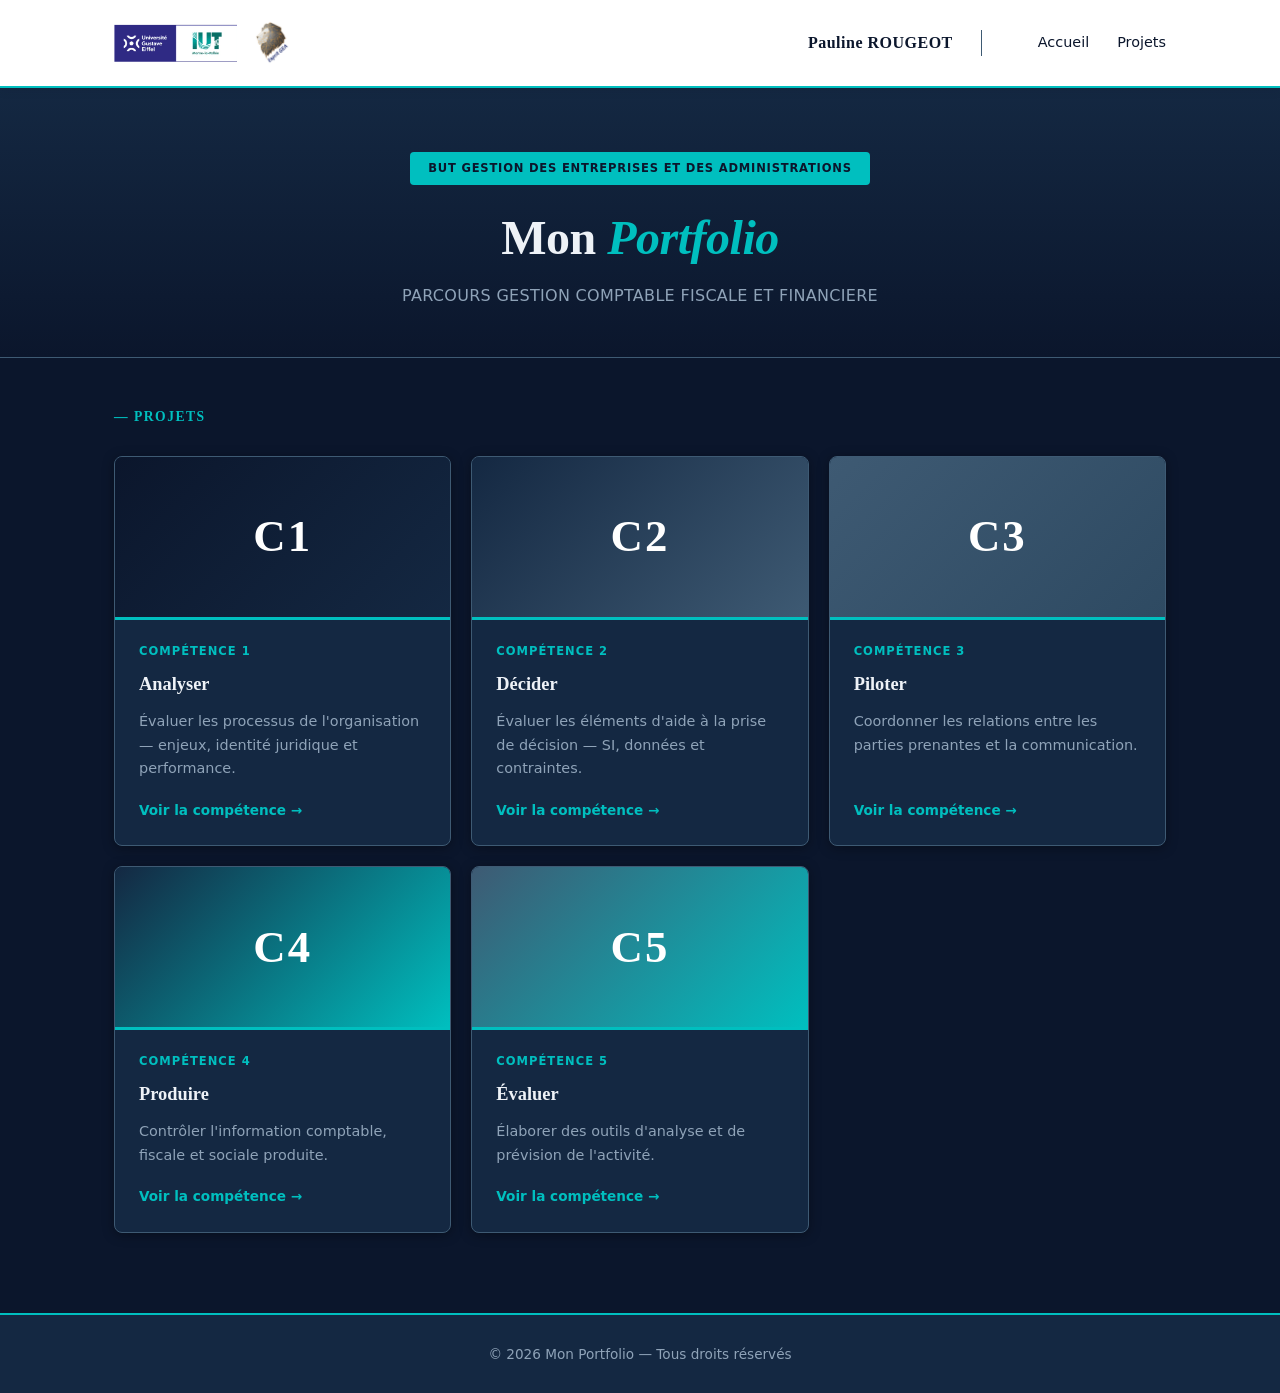
<file: index.html>
<!DOCTYPE html>
<html lang="fr">
<head>
  <meta charset="UTF-8" />
  <meta name="viewport" content="width=device-width, initial-scale=1.0" />
  <title>Portfolio — Mes Projets</title>
  <link rel="stylesheet" href="css/style.css" />
</head>
<body>

  <header>
    <div class="container">
      <a href="index.html" class="nav-brand">
        <img src="images/logo-universite-iut.png" alt="Université Gustave Eiffel — IUT Marne-la-Vallée" class="nav-logo nav-logo-univ" />
        <img src="images/logo-esprit-gea.png" alt="Esprit GEA" class="nav-logo nav-logo-gea" />
      </a>
      <nav>
        <span class="nav-name">Pauline ROUGEOT</span>
        <a href="index.html">Accueil</a>
        <a href="#projets">Projets</a>
      </nav>
    </div>
  </header>

  <main>
    <section class="hero">
      <div class="container">
        <div class="hero-badge">BUT GESTION DES ENTREPRISES ET DES ADMINISTRATIONS</div>
      <h1>Mon <em>Portfolio</em></h1>
        <p>PARCOURS GESTION COMPTABLE FISCALE ET FINANCIERE</p>
      </div>
    </section>

    <section class="projects-section" id="projets">
      <div class="container">
        <p class="section-title">— Projets</p>
        <div class="cards-grid">

          <a href="projects/c1.html" class="card">
            <div class="card-thumb">C1</div>
            <div class="card-body">
              <p class="card-tag">Compétence 1</p>
              <h3 class="card-title">Analyser</h3>
              <p class="card-desc">Évaluer les processus de l'organisation — enjeux, identité juridique et performance.</p>
              <span class="card-link">Voir la compétence →</span>
            </div>
          </a>

          <a href="projects/c2.html" class="card">
            <div class="card-thumb">C2</div>
            <div class="card-body">
              <p class="card-tag">Compétence 2</p>
              <h3 class="card-title">Décider</h3>
              <p class="card-desc">Évaluer les éléments d'aide à la prise de décision — SI, données et contraintes.</p>
              <span class="card-link">Voir la compétence →</span>
            </div>
          </a>

          <a href="projects/c3.html" class="card">
            <div class="card-thumb">C3</div>
            <div class="card-body">
              <p class="card-tag">Compétence 3</p>
              <h3 class="card-title">Piloter</h3>
              <p class="card-desc">Coordonner les relations entre les parties prenantes et la communication.</p>
              <span class="card-link">Voir la compétence →</span>
            </div>
          </a>

          <a href="projects/c4.html" class="card">
            <div class="card-thumb">C4</div>
            <div class="card-body">
              <p class="card-tag">Compétence 4</p>
              <h3 class="card-title">Produire</h3>
              <p class="card-desc">Contrôler l'information comptable, fiscale et sociale produite.</p>
              <span class="card-link">Voir la compétence →</span>
            </div>
          </a>

          <a href="projects/c5.html" class="card">
            <div class="card-thumb">C5</div>
            <div class="card-body">
              <p class="card-tag">Compétence 5</p>
              <h3 class="card-title">Évaluer</h3>
              <p class="card-desc">Élaborer des outils d'analyse et de prévision de l'activité.</p>
              <span class="card-link">Voir la compétence →</span>
            </div>
          </a>

        </div>
      </div>
    </section>
  </main>

  <footer>
    <div class="container">
      <p>© 2026 Mon Portfolio — Tous droits réservés</p>
    </div>
  </footer>

</body>
</html>
</file>
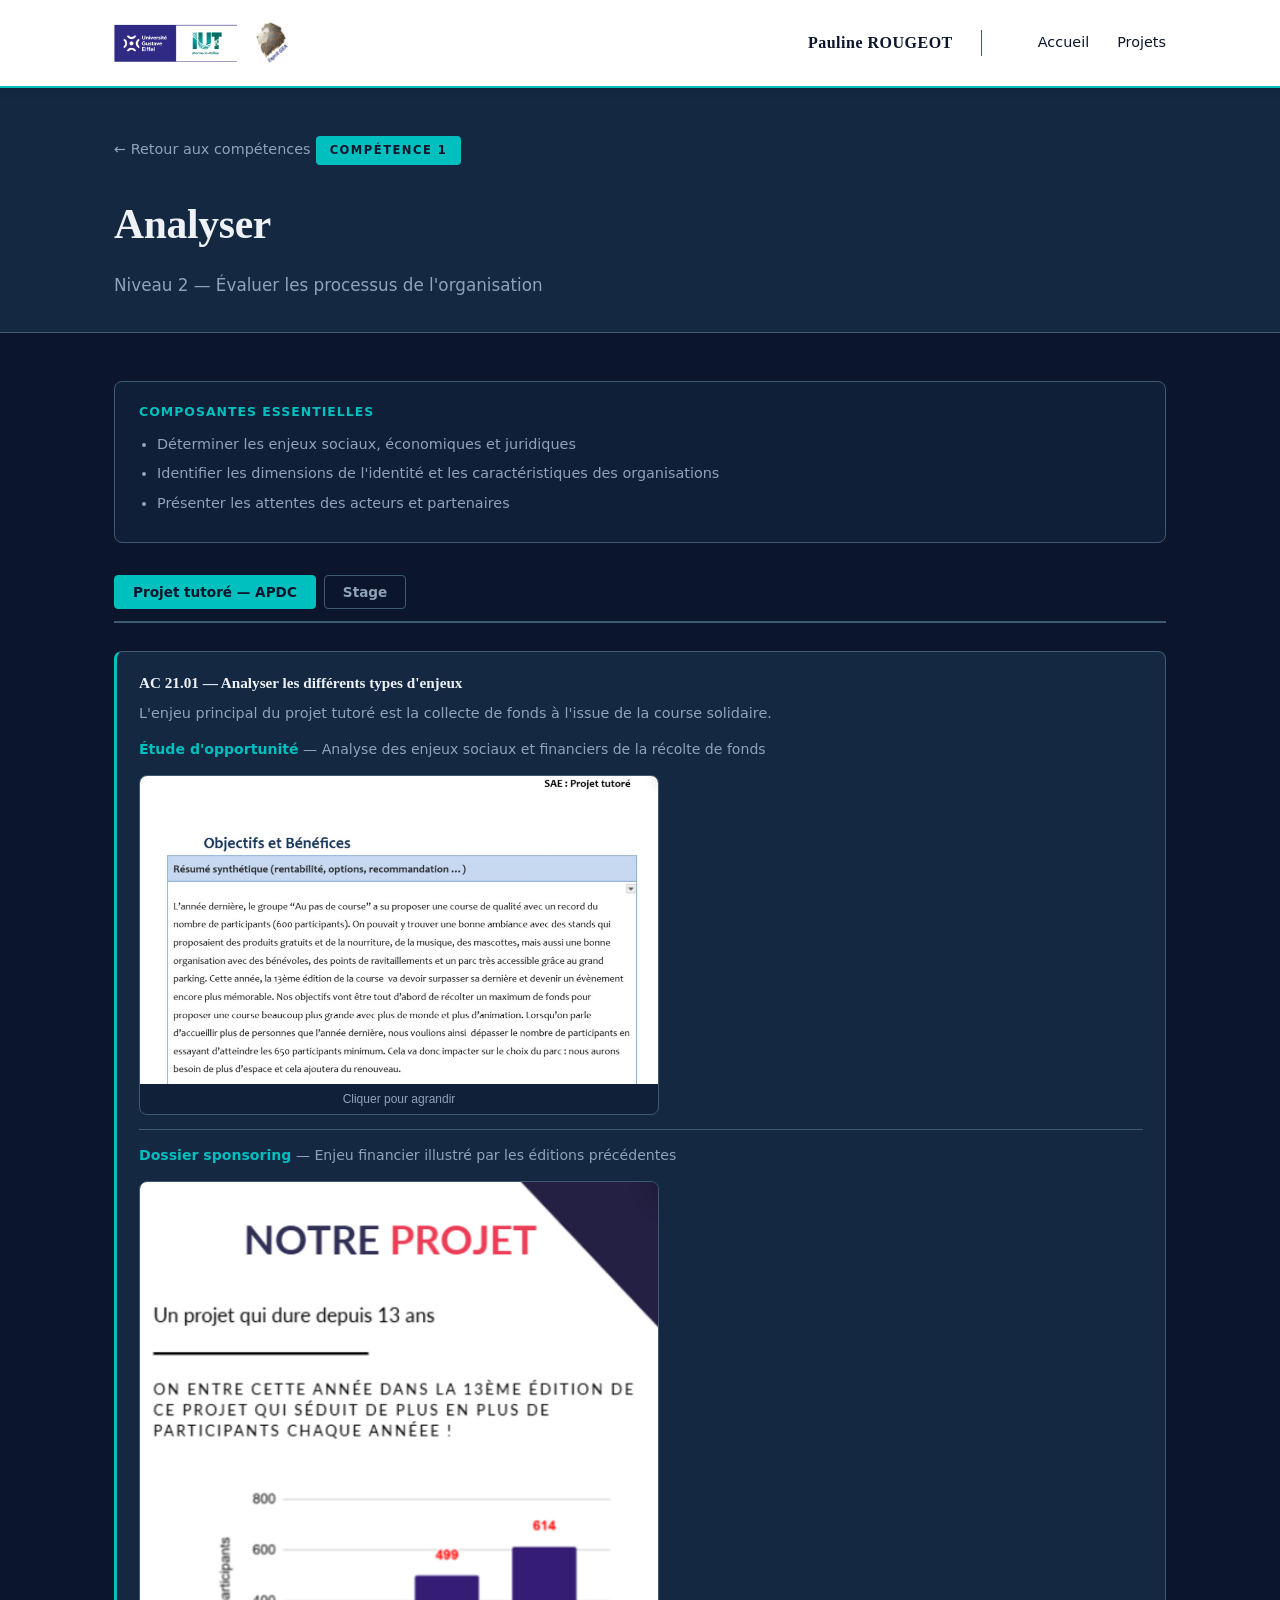
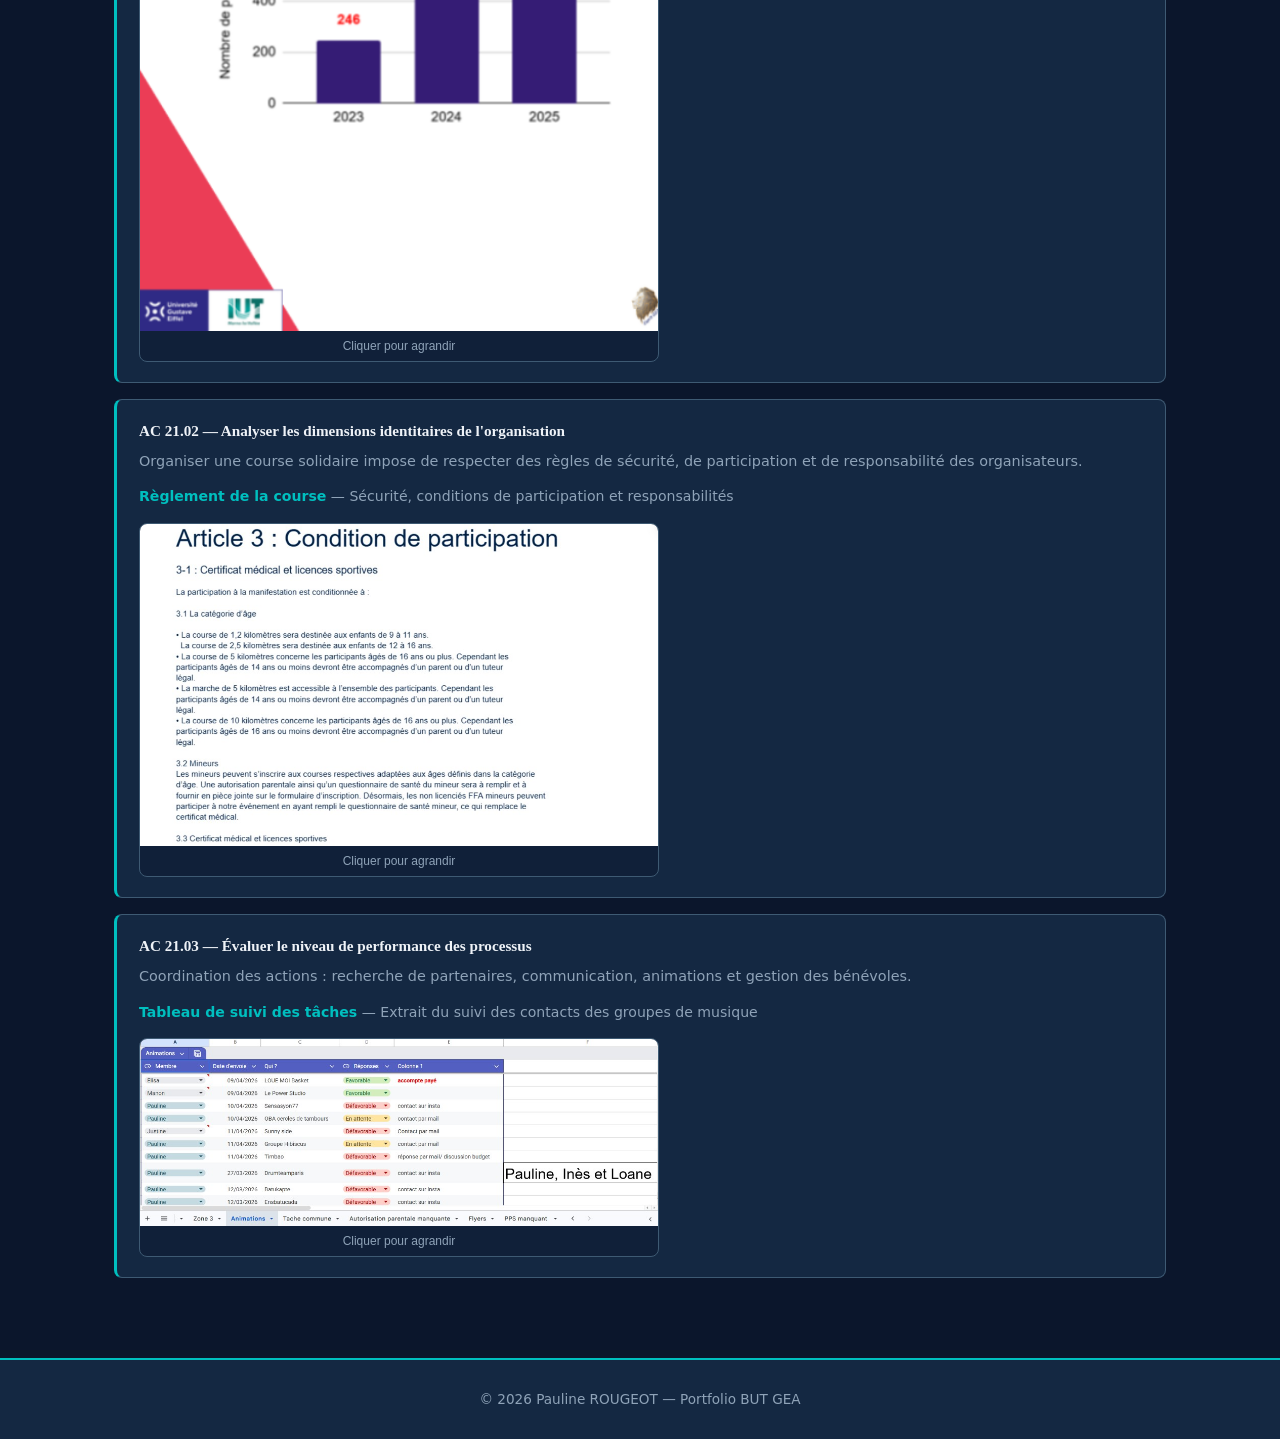
<file: c1.html>
<!DOCTYPE html>
<html lang="fr">
<head>
  <meta charset="UTF-8" />
  <meta name="viewport" content="width=device-width, initial-scale=1.0" />
  <title>C1 — Analyser</title>
  <link rel="stylesheet" href="../css/style.css" />
</head>
<body>

  <header>
    <div class="container">
      <a href="../index.html" class="nav-brand">
        <img src="../images/logo-universite-iut.png" alt="Université Gustave Eiffel — IUT Marne-la-Vallée" class="nav-logo nav-logo-univ" />
        <img src="../images/logo-esprit-gea.png" alt="Esprit GEA" class="nav-logo nav-logo-gea" />
      </a>
      <nav>
        <span class="nav-name">Pauline ROUGEOT</span>
        <a href="../index.html">Accueil</a>
        <a href="../index.html#projets">Projets</a>
      </nav>
    </div>
  </header>

  <main>
    <section class="project-hero">
      <div class="container">
        <a href="../index.html" class="back-link">← Retour aux compétences</a>
        <span class="project-badge">Compétence 1</span>
        <h1>Analyser</h1>
        <p class="subtitle">Niveau 2 — Évaluer les processus de l'organisation</p>
      </div>
    </section>

    <section class="project-content">
      <div class="container">

        <div class="comp-intro">
          <p class="comp-level">Composantes essentielles</p>
          <ul>
            <li>Déterminer les enjeux sociaux, économiques et juridiques</li>
            <li>Identifier les dimensions de l'identité et les caractéristiques des organisations</li>
            <li>Présenter les attentes des acteurs et partenaires</li>
          </ul>
        </div>

        <div class="tabs">
          <div class="tab-list">
            <button class="tab-btn active" data-tab="c1-apdc">Projet tutoré — APDC</button>
            <button class="tab-btn" data-tab="c1-stage">Stage</button>
          </div>

          <div id="c1-apdc" class="tab-panel active">
            <div class="proof-list">

              <div class="proof-card">
                <h3>AC 21.01 — Analyser les différents types d'enjeux</h3>
                <p class="proof-context">L'enjeu principal du projet tutoré est la collecte de fonds à l'issue de la course solidaire.</p>

                <div class="proof-item">
                  <p class="proof-item-title"><strong>Étude d'opportunité</strong> — Analyse des enjeux sociaux et financiers de la récolte de fonds</p>
                  <button type="button" class="proof-img-btn" data-lightbox="../images/c1-apdc/etude-opportunite.png" data-caption="Étude d'opportunité — Objectifs et bénéfices">
                    <img src="../images/c1-apdc/etude-opportunite.png" alt="Étude d'opportunité" class="proof-img" />
                    <span class="proof-img-hint">Cliquer pour agrandir</span>
                  </button>
                </div>

                <div class="proof-item">
                  <p class="proof-item-title"><strong>Dossier sponsoring</strong> — Enjeu financier illustré par les éditions précédentes</p>
                  <button type="button" class="proof-img-btn" data-lightbox="../images/c1-apdc/dossier-sponsoring.png" data-caption="Dossier sponsoring — Évolution des participants">
                    <img src="../images/c1-apdc/dossier-sponsoring.png" alt="Dossier sponsoring" class="proof-img" />
                    <span class="proof-img-hint">Cliquer pour agrandir</span>
                  </button>
                </div>
              </div>

              <div class="proof-card">
                <h3>AC 21.02 — Analyser les dimensions identitaires de l'organisation</h3>
                <p class="proof-context">Organiser une course solidaire impose de respecter des règles de sécurité, de participation et de responsabilité des organisateurs.</p>

                <div class="proof-item">
                  <p class="proof-item-title"><strong>Règlement de la course</strong> — Sécurité, conditions de participation et responsabilités</p>
                  <button type="button" class="proof-img-btn" data-lightbox="../images/c1-apdc/reglement-course.png" data-caption="Règlement de la course — Conditions de participation">
                    <img src="../images/c1-apdc/reglement-course.png" alt="Règlement de la course" class="proof-img" />
                    <span class="proof-img-hint">Cliquer pour agrandir</span>
                  </button>
                </div>
              </div>

              <div class="proof-card">
                <h3>AC 21.03 — Évaluer le niveau de performance des processus</h3>
                <p class="proof-context">Coordination des actions : recherche de partenaires, communication, animations et gestion des bénévoles.</p>

                <div class="proof-item">
                  <p class="proof-item-title"><strong>Tableau de suivi des tâches</strong> — Extrait du suivi des contacts des groupes de musique</p>
                  <button type="button" class="proof-img-btn" data-lightbox="../images/c1-apdc/tableau-suivi-taches.png" data-caption="Tableau de suivi des partenaires">
                    <img src="../images/c1-apdc/tableau-suivi-taches.png" alt="Tableau de suivi des tâches" class="proof-img" />
                    <span class="proof-img-hint">Cliquer pour agrandir</span>
                  </button>
                </div>
              </div>

            </div>
          </div>

          <div id="c1-stage" class="tab-panel">
            <div class="proof-list">

              <div class="proof-card">
                <h3>AC 21.02 — Analyser les dimensions identitaires de l'organisation</h3>
                <p class="proof-context">Identification des caractéristiques juridiques de la société et des obligations pour préparer l'approbation des comptes.</p>

                <div class="proof-item">
                  <p class="proof-item-title"><strong>PV d'AG</strong> — Préparation et établissement du procès-verbal d'assemblée générale</p>
                  <div class="proof-img-group">
                    <button type="button" class="proof-img-btn" data-lightbox="../images/c1-stage/pv-ag-1.png" data-caption="PV d'AG — Saisie des informations (i23)">
                      <img src="../images/c1-stage/pv-ag-1.png" alt="PV d'AG — Saisie i23" class="proof-img" />
                      <span class="proof-img-hint">Cliquer pour agrandir</span>
                    </button>
                    <button type="button" class="proof-img-btn" data-lightbox="../images/c1-stage/pv-ag-2.png" data-caption="PV d'AG — Procès-verbal des décisions">
                      <img src="../images/c1-stage/pv-ag-2.png" alt="PV d'AG — Procès-verbal" class="proof-img" />
                      <span class="proof-img-hint">Cliquer pour agrandir</span>
                    </button>
                  </div>
                </div>

                <div class="proof-item">
                  <p class="proof-item-title"><strong>Rapport de gestion</strong> — Présentation de l'activité et des résultats de l'exercice</p>
                  <button type="button" class="proof-img-btn" data-lightbox="../images/c1-stage/rapport-gestion.png" data-caption="Rapport de gestion">
                    <img src="../images/c1-stage/rapport-gestion.png" alt="Rapport de gestion" class="proof-img" />
                    <span class="proof-img-hint">Cliquer pour agrandir</span>
                  </button>
                </div>

                <div class="proof-item">
                  <p class="proof-item-title"><strong>Déclaration de confidentialité</strong> — Obligation légale liée au dépôt des comptes annuels</p>
                  <button type="button" class="proof-img-btn" data-lightbox="../images/c1-stage/declaration-confidentialite.png" data-caption="Déclaration de confidentialité">
                    <img src="../images/c1-stage/declaration-confidentialite.png" alt="Déclaration de confidentialité" class="proof-img" />
                    <span class="proof-img-hint">Cliquer pour agrandir</span>
                  </button>
                </div>
              </div>

              <div class="proof-card">
                <h3>AC 21.03 — Évaluer le niveau de performance des processus</h3>
                <p class="proof-context">Évaluation des outils de dématérialisation et d'automatisation comptable pour optimiser le traitement des factures.</p>

                <div class="proof-item">
                  <p class="proof-item-title"><strong>Chaintrust</strong> — Processus d'intégration automatisée des écritures comptables</p>
                  <div class="proof-img-group">
                    <button type="button" class="proof-img-btn" data-lightbox="../images/c1-stage/chaintrust-1.png" data-caption="Chaintrust — Dépôt des pièces comptables">
                      <img src="../images/c1-stage/chaintrust-1.png" alt="Chaintrust — Dépôt" class="proof-img" />
                      <span class="proof-img-hint">Cliquer pour agrandir</span>
                    </button>
                    <button type="button" class="proof-img-btn" data-lightbox="../images/c1-stage/chaintrust-2.png" data-caption="Chaintrust — Écritures générées">
                      <img src="../images/c1-stage/chaintrust-2.png" alt="Chaintrust — Écritures" class="proof-img" />
                      <span class="proof-img-hint">Cliquer pour agrandir</span>
                    </button>
                    <button type="button" class="proof-img-btn" data-lightbox="../images/c1-stage/chaintrust-3.png" data-caption="Chaintrust — Saisie des écritures en comptabilité">
                      <img src="../images/c1-stage/chaintrust-3.png" alt="Chaintrust — Saisie" class="proof-img" />
                      <span class="proof-img-hint">Cliquer pour agrandir</span>
                    </button>
                    <button type="button" class="proof-img-btn" data-lightbox="../images/c1-stage/chaintrust-4.png" data-caption="Chaintrust — Écriture intégrée en comptabilité">
                      <img src="../images/c1-stage/chaintrust-4.png" alt="Chaintrust — Écriture intégrée" class="proof-img" />
                      <span class="proof-img-hint">Cliquer pour agrandir</span>
                    </button>
                    <button type="button" class="proof-img-btn" data-lightbox="../images/c1-stage/chaintrust-5.png" data-caption="Chaintrust — Factures correspondantes">
                      <img src="../images/c1-stage/chaintrust-5.png" alt="Chaintrust — Factures" class="proof-img" />
                      <span class="proof-img-hint">Cliquer pour agrandir</span>
                    </button>
                  </div>
                </div>

                <div class="proof-item">
                  <p class="proof-item-title"><strong>Dossier de contrôle</strong> — Comptabilisation d'une facture non reconnue automatiquement</p>
                  <div class="proof-img-group">
                    <button type="button" class="proof-img-btn" data-lightbox="../images/c1-stage/dossier-controle-1.png" data-caption="Dossier de contrôle — Justificatif de paiement">
                      <img src="../images/c1-stage/dossier-controle-1.png" alt="Dossier de contrôle — Justificatif" class="proof-img" />
                      <span class="proof-img-hint">Cliquer pour agrandir</span>
                    </button>
                    <button type="button" class="proof-img-btn" data-lightbox="../images/c1-stage/dossier-controle-2.png" data-caption="Dossier de contrôle — Vérification des écritures">
                      <img src="../images/c1-stage/dossier-controle-2.png" alt="Dossier de contrôle — Vérification" class="proof-img" />
                      <span class="proof-img-hint">Cliquer pour agrandir</span>
                    </button>
                  </div>
                </div>

                <div class="proof-item">
                  <p class="proof-item-title"><strong>Lettrage fournisseur</strong> — Justification des comptes et détection d'anomalies</p>
                  <div class="proof-img-group">
                    <button type="button" class="proof-img-btn" data-lightbox="../images/c1-stage/lettrage-1.png" data-caption="Lettrage fournisseur — Rapprochement des écritures">
                      <img src="../images/c1-stage/lettrage-1.png" alt="Lettrage fournisseur" class="proof-img" />
                      <span class="proof-img-hint">Cliquer pour agrandir</span>
                    </button>
                    <button type="button" class="proof-img-btn" data-lightbox="../images/c1-stage/lettrage-2.png" data-caption="Lettrage fournisseur — Grand livre fournisseur">
                      <img src="../images/c1-stage/lettrage-2.png" alt="Grand livre fournisseur" class="proof-img" />
                      <span class="proof-img-hint">Cliquer pour agrandir</span>
                    </button>
                  </div>
                </div>
              </div>

            </div>
          </div>
        </div>

      </div>
    </section>
  </main>

  <footer>
    <div class="container">
      <p>© 2026 Pauline ROUGEOT — Portfolio BUT GEA</p>
    </div>
  </footer>

  <script src="../js/tabs.js"></script>
  <script src="../js/lightbox.js"></script>
</body>
</html>
</file>
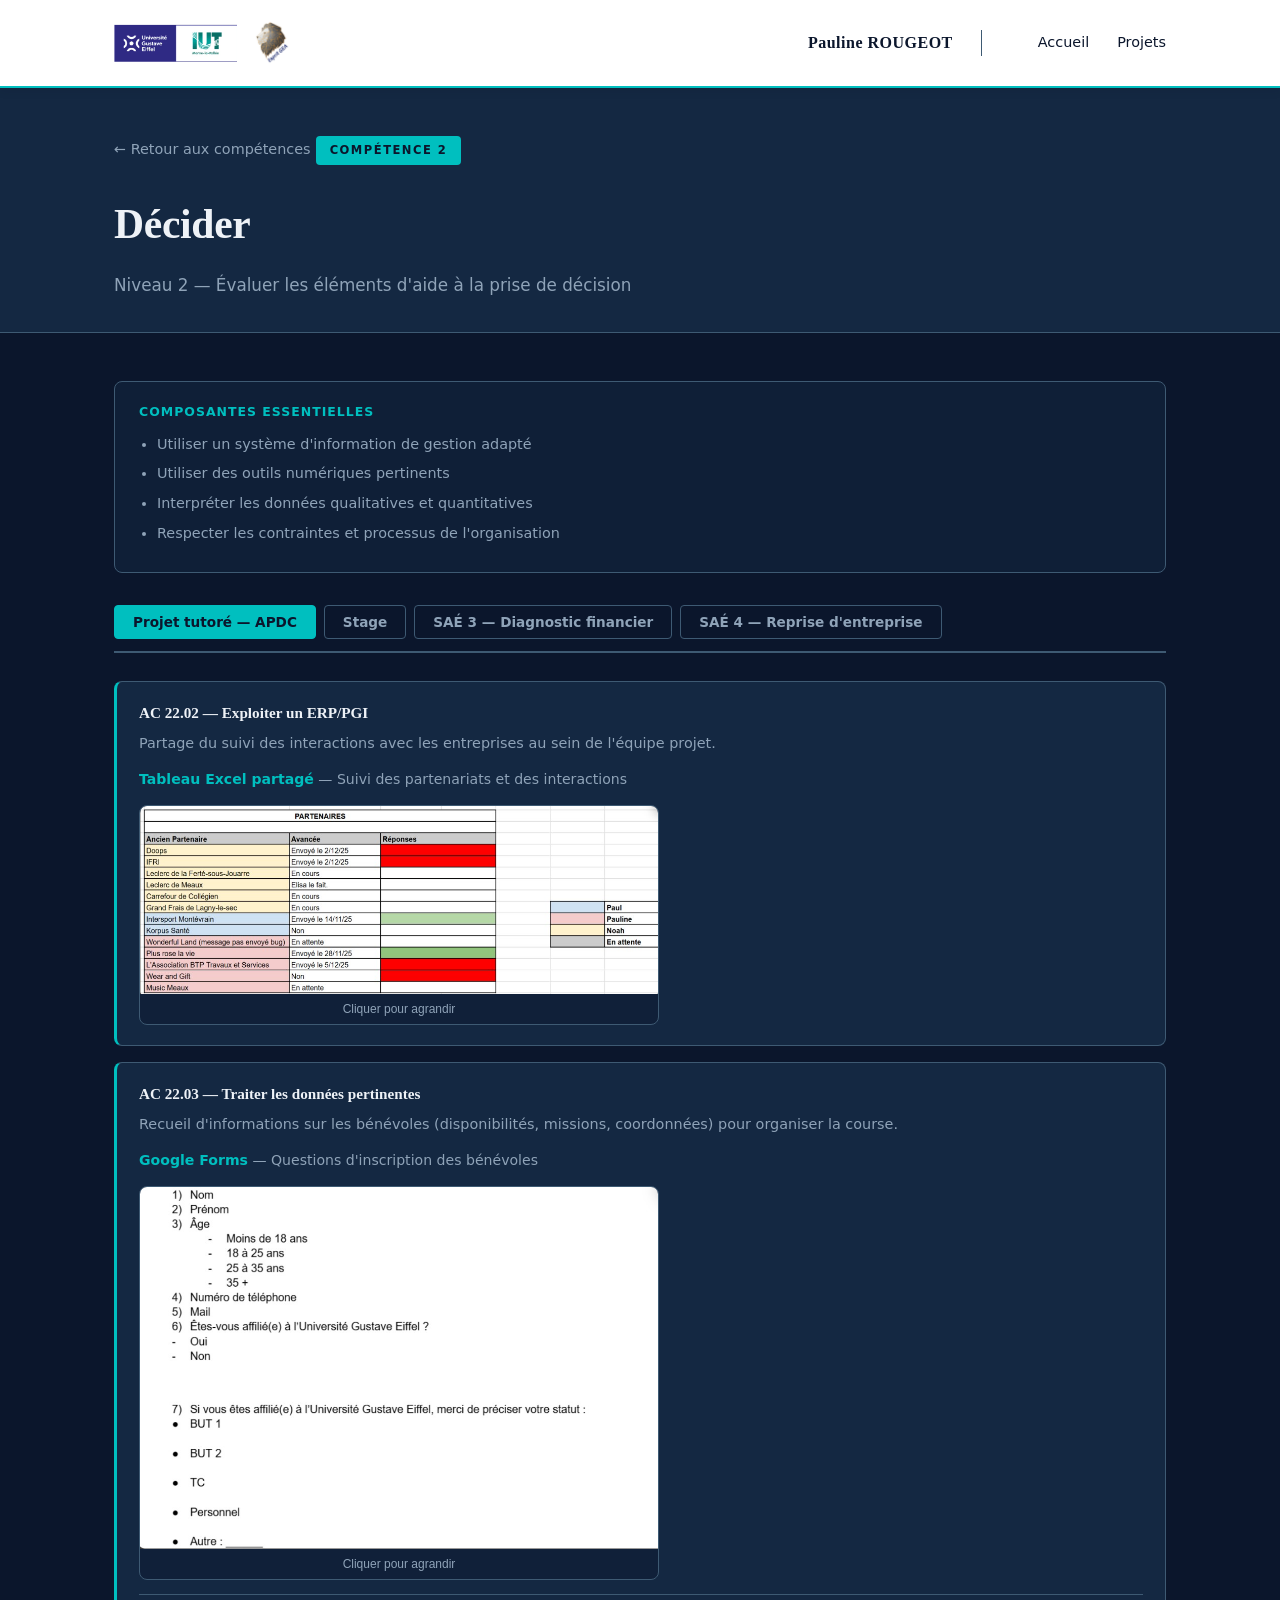
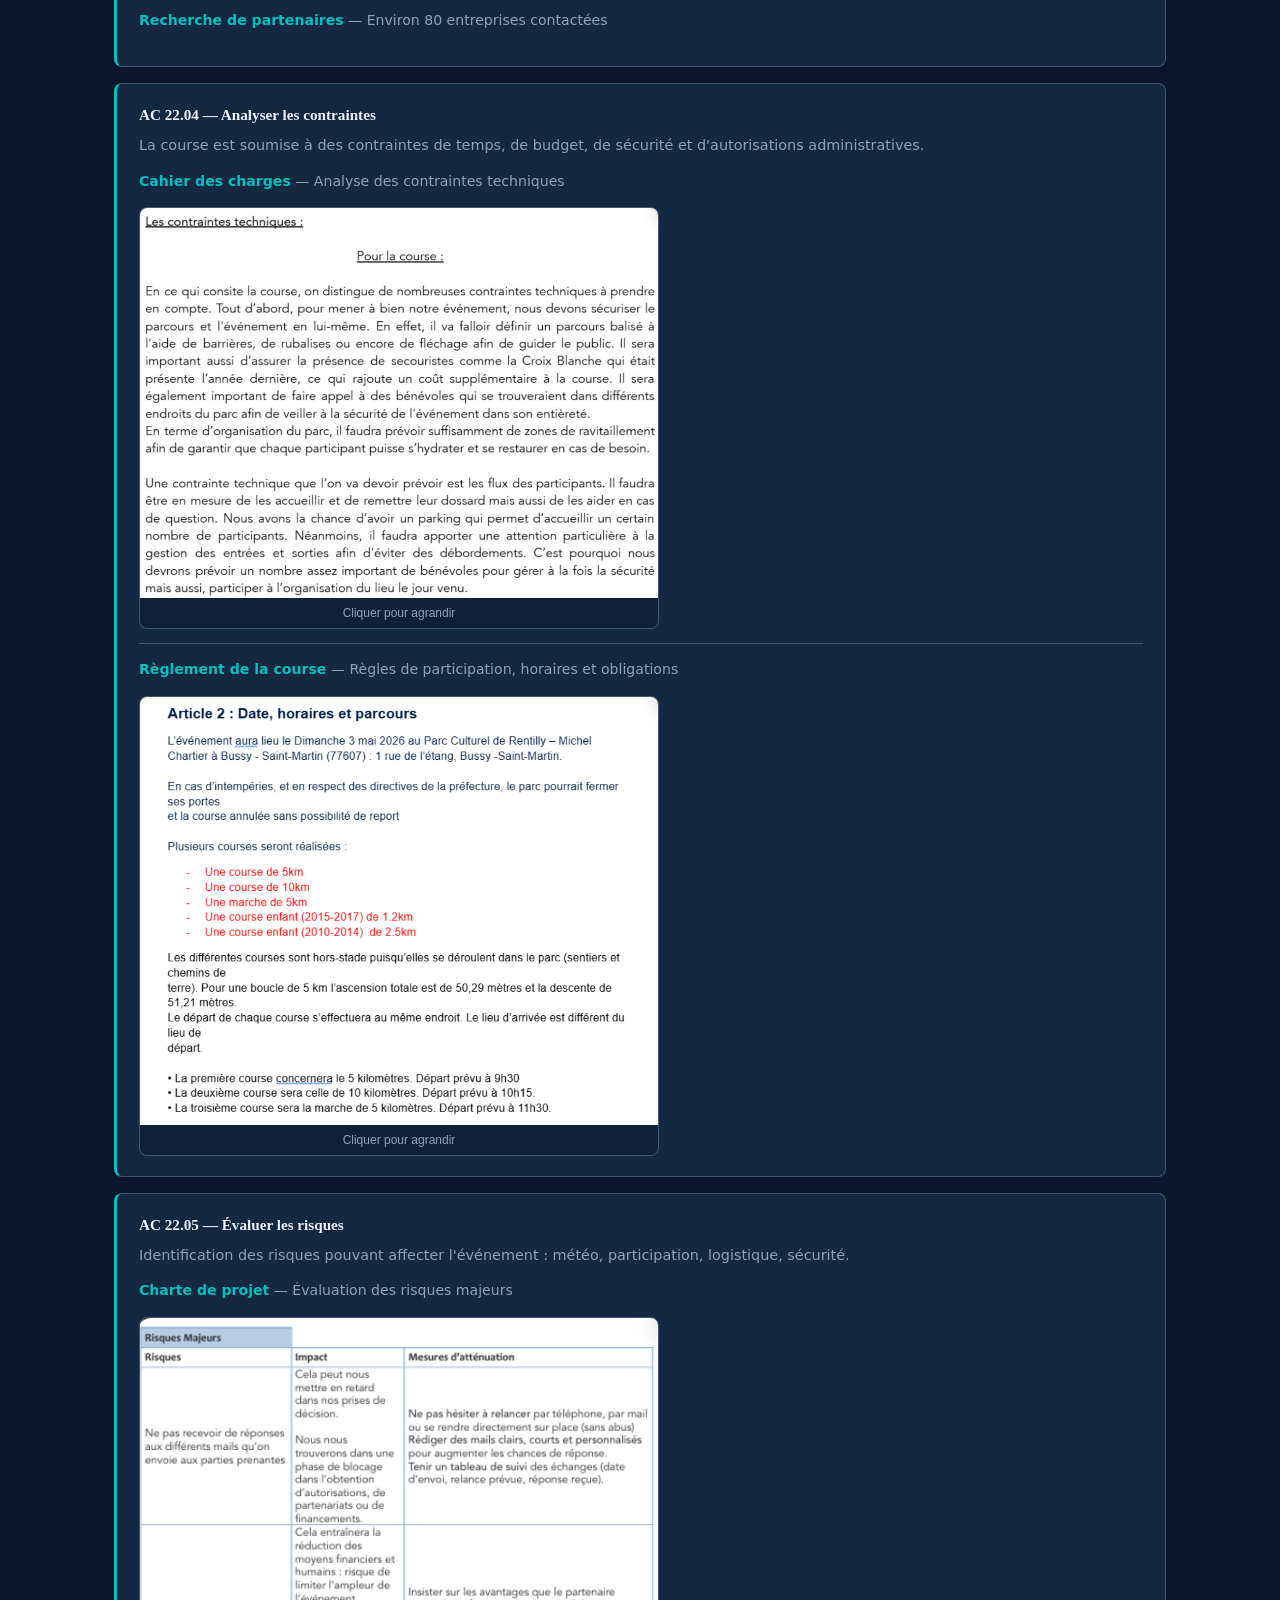
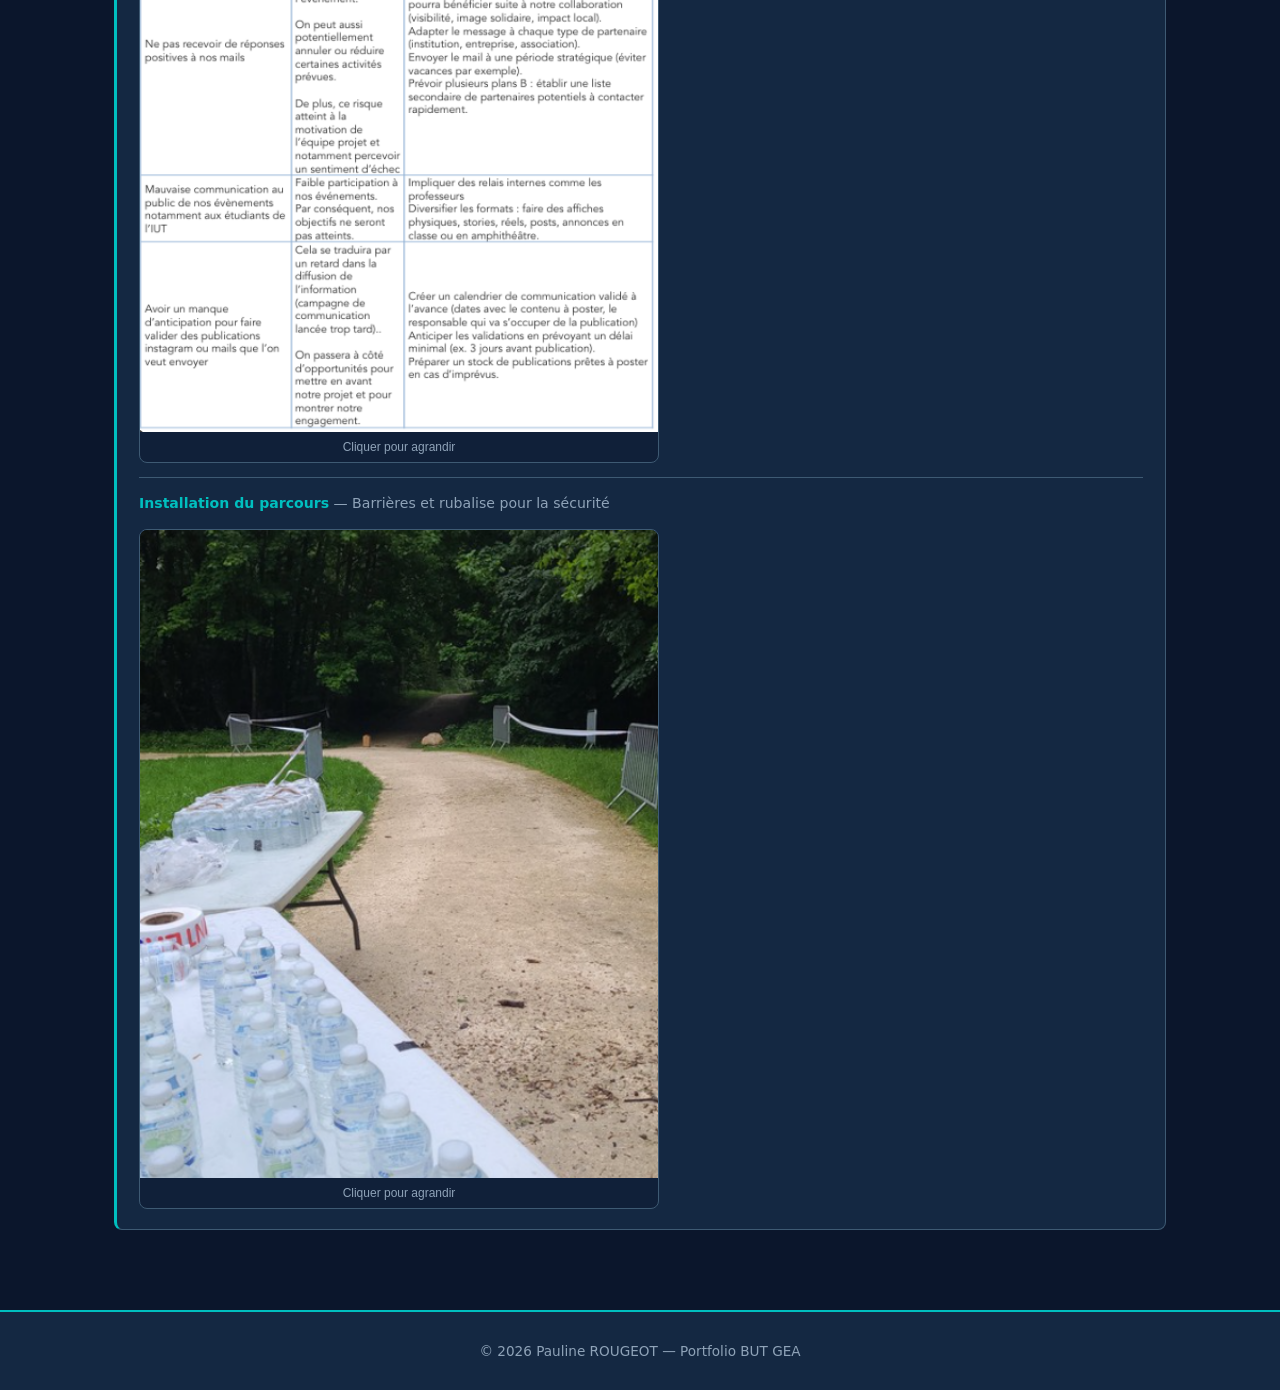
<file: c2.html>
<!DOCTYPE html>
<html lang="fr">
<head>
  <meta charset="UTF-8" />
  <meta name="viewport" content="width=device-width, initial-scale=1.0" />
  <title>C2 — Décider</title>
  <link rel="stylesheet" href="../css/style.css" />
</head>
<body>

  <header>
    <div class="container">
      <a href="../index.html" class="nav-brand">
        <img src="../images/logo-universite-iut.png" alt="Université Gustave Eiffel — IUT Marne-la-Vallée" class="nav-logo nav-logo-univ" />
        <img src="../images/logo-esprit-gea.png" alt="Esprit GEA" class="nav-logo nav-logo-gea" />
      </a>
      <nav>
        <span class="nav-name">Pauline ROUGEOT</span>
        <a href="../index.html">Accueil</a>
        <a href="../index.html#projets">Projets</a>
      </nav>
    </div>
  </header>

  <main>
    <section class="project-hero">
      <div class="container">
        <a href="../index.html" class="back-link">← Retour aux compétences</a>
        <span class="project-badge">Compétence 2</span>
        <h1>Décider</h1>
        <p class="subtitle">Niveau 2 — Évaluer les éléments d'aide à la prise de décision</p>
      </div>
    </section>

    <section class="project-content">
      <div class="container">

        <div class="comp-intro">
          <p class="comp-level">Composantes essentielles</p>
          <ul>
            <li>Utiliser un système d'information de gestion adapté</li>
            <li>Utiliser des outils numériques pertinents</li>
            <li>Interpréter les données qualitatives et quantitatives</li>
            <li>Respecter les contraintes et processus de l'organisation</li>
          </ul>
        </div>

        <div class="tabs">
          <div class="tab-list">
            <button class="tab-btn active" data-tab="c2-apdc">Projet tutoré — APDC</button>
            <button class="tab-btn" data-tab="c2-stage">Stage</button>
            <button class="tab-btn" data-tab="c2-sae3">SAÉ 3 — Diagnostic financier</button>
            <button class="tab-btn" data-tab="c2-sae4">SAÉ 4 — Reprise d'entreprise</button>
          </div>

          <div id="c2-apdc" class="tab-panel active">
            <div class="proof-list">

              <div class="proof-card">
                <h3>AC 22.02 — Exploiter un ERP/PGI</h3>
                <p class="proof-context">Partage du suivi des interactions avec les entreprises au sein de l'équipe projet.</p>

                <div class="proof-item">
                  <p class="proof-item-title"><strong>Tableau Excel partagé</strong> — Suivi des partenariats et des interactions</p>
                  <button type="button" class="proof-img-btn" data-lightbox="../images/c2-apdc/tableau-excel.png" data-caption="Tableau Excel partagé — Suivi des partenaires">
                    <img src="../images/c2-apdc/tableau-excel.png" alt="Tableau Excel partagé" class="proof-img" />
                    <span class="proof-img-hint">Cliquer pour agrandir</span>
                  </button>
                </div>
              </div>

              <div class="proof-card">
                <h3>AC 22.03 — Traiter les données pertinentes</h3>
                <p class="proof-context">Recueil d'informations sur les bénévoles (disponibilités, missions, coordonnées) pour organiser la course.</p>

                <div class="proof-item">
                  <p class="proof-item-title"><strong>Google Forms</strong> — Questions d'inscription des bénévoles</p>
                  <button type="button" class="proof-img-btn" data-lightbox="../images/c2-apdc/google-forms.png" data-caption="Google Forms — Inscription des bénévoles">
                    <img src="../images/c2-apdc/google-forms.png" alt="Google Forms" class="proof-img" />
                    <span class="proof-img-hint">Cliquer pour agrandir</span>
                  </button>
                </div>

                <div class="proof-item">
                  <p class="proof-item-title"><strong>Recherche de partenaires</strong> — Environ 80 entreprises contactées</p>
                </div>
              </div>

              <div class="proof-card">
                <h3>AC 22.04 — Analyser les contraintes</h3>
                <p class="proof-context">La course est soumise à des contraintes de temps, de budget, de sécurité et d'autorisations administratives.</p>

                <div class="proof-item">
                  <p class="proof-item-title"><strong>Cahier des charges</strong> — Analyse des contraintes techniques</p>
                  <button type="button" class="proof-img-btn" data-lightbox="../images/c2-apdc/cahier-des-charges.png" data-caption="Cahier des charges — Contraintes techniques">
                    <img src="../images/c2-apdc/cahier-des-charges.png" alt="Cahier des charges" class="proof-img" />
                    <span class="proof-img-hint">Cliquer pour agrandir</span>
                  </button>
                </div>

                <div class="proof-item">
                  <p class="proof-item-title"><strong>Règlement de la course</strong> — Règles de participation, horaires et obligations</p>
                  <button type="button" class="proof-img-btn" data-lightbox="../images/c2-apdc/reglement-course.png" data-caption="Règlement de la course — Date, horaires et parcours">
                    <img src="../images/c2-apdc/reglement-course.png" alt="Règlement de la course" class="proof-img" />
                    <span class="proof-img-hint">Cliquer pour agrandir</span>
                  </button>
                </div>
              </div>

              <div class="proof-card">
                <h3>AC 22.05 — Évaluer les risques</h3>
                <p class="proof-context">Identification des risques pouvant affecter l'événement : météo, participation, logistique, sécurité.</p>

                <div class="proof-item">
                  <p class="proof-item-title"><strong>Charte de projet</strong> — Évaluation des risques majeurs</p>
                  <button type="button" class="proof-img-btn" data-lightbox="../images/c2-apdc/charte-projet.png" data-caption="Charte de projet — Risques majeurs">
                    <img src="../images/c2-apdc/charte-projet.png" alt="Charte de projet" class="proof-img" />
                    <span class="proof-img-hint">Cliquer pour agrandir</span>
                  </button>
                </div>

                <div class="proof-item">
                  <p class="proof-item-title"><strong>Installation du parcours</strong> — Barrières et rubalise pour la sécurité</p>
                  <button type="button" class="proof-img-btn" data-lightbox="../images/c2-apdc/installation-parcours.png" data-caption="Installation du parcours — Barrières et ravitaillement">
                    <img src="../images/c2-apdc/installation-parcours.png" alt="Installation du parcours" class="proof-img" />
                    <span class="proof-img-hint">Cliquer pour agrandir</span>
                  </button>
                </div>
              </div>

            </div>
          </div>

          <div id="c2-stage" class="tab-panel">
            <div class="proof-list">

              <div class="proof-card">
                <h3>AC 22.01 — Analyser les enjeux du système d'information</h3>
                <p class="proof-context">Garantir la fiabilité de l'information comptable en contrôlant la qualité des données transmises par les clients.</p>

                <div class="proof-item">
                  <p class="proof-item-title"><strong>Chaintrust</strong> — Vérification des doublons reconnus</p>
                  <button type="button" class="proof-img-btn" data-lightbox="../images/c2-stage/chaintrust-doublons.png" data-caption="Chaintrust — Vérification des doublons">
                    <img src="../images/c2-stage/chaintrust-doublons.png" alt="Chaintrust — Doublons" class="proof-img" />
                    <span class="proof-img-hint">Cliquer pour agrandir</span>
                  </button>
                </div>

                <div class="proof-item">
                  <p class="proof-item-title"><strong>Chaintrust</strong> — Vérification des factures non reconnues</p>
                  <button type="button" class="proof-img-btn" data-lightbox="../images/c2-stage/chaintrust-non-reconnues.png" data-caption="Chaintrust — Factures non reconnues">
                    <img src="../images/c2-stage/chaintrust-non-reconnues.png" alt="Chaintrust — Factures non reconnues" class="proof-img" />
                    <span class="proof-img-hint">Cliquer pour agrandir</span>
                  </button>
                </div>

                <div class="proof-item">
                  <p class="proof-item-title"><strong>Logiciel comptable</strong> — Vérification de la facture générée</p>
                  <div class="proof-img-group">
                    <button type="button" class="proof-img-btn" data-lightbox="../images/c2-stage/logiciel-comptable-1.png" data-caption="Logiciel comptable — Consultation de l'écriture">
                      <img src="../images/c2-stage/logiciel-comptable-1.png" alt="Logiciel comptable — Écriture" class="proof-img" />
                      <span class="proof-img-hint">Cliquer pour agrandir</span>
                    </button>
                    <button type="button" class="proof-img-btn" data-lightbox="../images/c2-stage/logiciel-comptable-2.png" data-caption="Logiciel comptable — Justificatif de paiement">
                      <img src="../images/c2-stage/logiciel-comptable-2.png" alt="Logiciel comptable — Justificatif" class="proof-img" />
                      <span class="proof-img-hint">Cliquer pour agrandir</span>
                    </button>
                  </div>
                </div>
              </div>

              <div class="proof-card">
                <h3>AC 22.03 — Traiter les données pertinentes</h3>
                <p class="proof-context">Analyse des grands livres et intégration du chiffre d'affaires issu des logiciels de caisse.</p>

                <div class="proof-item">
                  <p class="proof-item-title"><strong>Grands livres fournisseurs</strong> — Identification des factures manquantes</p>
                  <button type="button" class="proof-img-btn" data-lightbox="../images/c2-stage/grand-livre.png" data-caption="Grand livre — Extrait de compte tiers">
                    <img src="../images/c2-stage/grand-livre.png" alt="Grand livre fournisseur" class="proof-img" />
                    <span class="proof-img-hint">Cliquer pour agrandir</span>
                  </button>
                </div>

                <div class="proof-item">
                  <p class="proof-item-title"><strong>Comptes fournisseurs</strong> — Détection des problèmes de lettrage</p>
                  <button type="button" class="proof-img-btn" data-lightbox="../images/c2-stage/comptes-fournisseurs.png" data-caption="Comptes fournisseurs — Écritures non lettrées">
                    <img src="../images/c2-stage/comptes-fournisseurs.png" alt="Comptes fournisseurs" class="proof-img" />
                    <span class="proof-img-hint">Cliquer pour agrandir</span>
                  </button>
                </div>

                <div class="proof-item">
                  <p class="proof-item-title"><strong>Écriture de caisse</strong> — Récupération et report du CA mensuel</p>
                  <div class="proof-img-group">
                    <button type="button" class="proof-img-btn" data-lightbox="../images/c2-stage/ecriture-caisse-1.png" data-caption="Écriture de caisse — Rapport Lightspeed">
                      <img src="../images/c2-stage/ecriture-caisse-1.png" alt="Écriture de caisse — Lightspeed" class="proof-img" />
                      <span class="proof-img-hint">Cliquer pour agrandir</span>
                    </button>
                    <button type="button" class="proof-img-btn" data-lightbox="../images/c2-stage/ecriture-caisse-2.png" data-caption="Écriture de caisse — Saisie en comptabilité">
                      <img src="../images/c2-stage/ecriture-caisse-2.png" alt="Écriture de caisse — Saisie" class="proof-img" />
                      <span class="proof-img-hint">Cliquer pour agrandir</span>
                    </button>
                  </div>
                </div>
              </div>

            </div>
          </div>

          <div id="c2-sae3" class="tab-panel">
            <div class="proof-list">

              <div class="proof-card">
                <h3>SAÉ 3.GC2F.02 — Diagnostic financier</h3>
                <p class="proof-context">Établir le diagnostic financier d'une entreprise après analyse des comptes annuels.</p>

                <div class="proof-item">
                  <p class="proof-item-title"><strong>Calcul de la CAF</strong> — N et N-1</p>
                  <button type="button" class="proof-img-btn" data-lightbox="../images/c2-sae3/calcul-caf.png" data-caption="Calcul de la CAF par le résultat">
                    <img src="../images/c2-sae3/calcul-caf.png" alt="Calcul de la CAF" class="proof-img" />
                    <span class="proof-img-hint">Cliquer pour agrandir</span>
                  </button>
                </div>

                <div class="proof-item">
                  <p class="proof-item-title"><strong>Bilan fonctionnel</strong> — Élaboration en N</p>
                  <button type="button" class="proof-img-btn" data-lightbox="../images/c2-sae3/bilan-fonctionnel.png" data-caption="Bilan fonctionnel en N">
                    <img src="../images/c2-sae3/bilan-fonctionnel.png" alt="Bilan fonctionnel" class="proof-img" />
                    <span class="proof-img-hint">Cliquer pour agrandir</span>
                  </button>
                </div>
              </div>

            </div>
          </div>

          <div id="c2-sae4" class="tab-panel">
            <div class="proof-list">

              <div class="proof-card">
                <h3>SAÉ 4.GC2F.02 — Fiabilité d'une reprise d'entreprise</h3>
                <p class="proof-context">Analyser les conséquences juridiques, fiscales et sociales pour choisir la forme juridique adaptée.</p>

                <div class="proof-item">
                  <p class="proof-item-title"><strong>Analyse comparative</strong> — SAS et SARL</p>
                  <button type="button" class="proof-img-btn" data-lightbox="../images/c2-sae4/analyse-comparative.png" data-caption="Analyse comparative — SAS et SARL">
                    <img src="../images/c2-sae4/analyse-comparative.png" alt="Analyse comparative SAS et SARL" class="proof-img" />
                    <span class="proof-img-hint">Cliquer pour agrandir</span>
                  </button>
                </div>

                <div class="proof-item">
                  <p class="proof-item-title"><strong>Étude des financements</strong> — Choix des modes de financement et risques associés</p>
                  <button type="button" class="proof-img-btn" data-lightbox="../images/c2-sae4/etude-financements.png" data-caption="Étude des financements — Modes de financement">
                    <img src="../images/c2-sae4/etude-financements.png" alt="Étude des financements" class="proof-img" />
                    <span class="proof-img-hint">Cliquer pour agrandir</span>
                  </button>
                </div>
              </div>

            </div>
          </div>
        </div>

      </div>
    </section>
  </main>

  <footer>
    <div class="container">
      <p>© 2026 Pauline ROUGEOT — Portfolio BUT GEA</p>
    </div>
  </footer>

  <script src="../js/tabs.js"></script>
  <script src="../js/lightbox.js"></script>
</body>
</html>
</file>
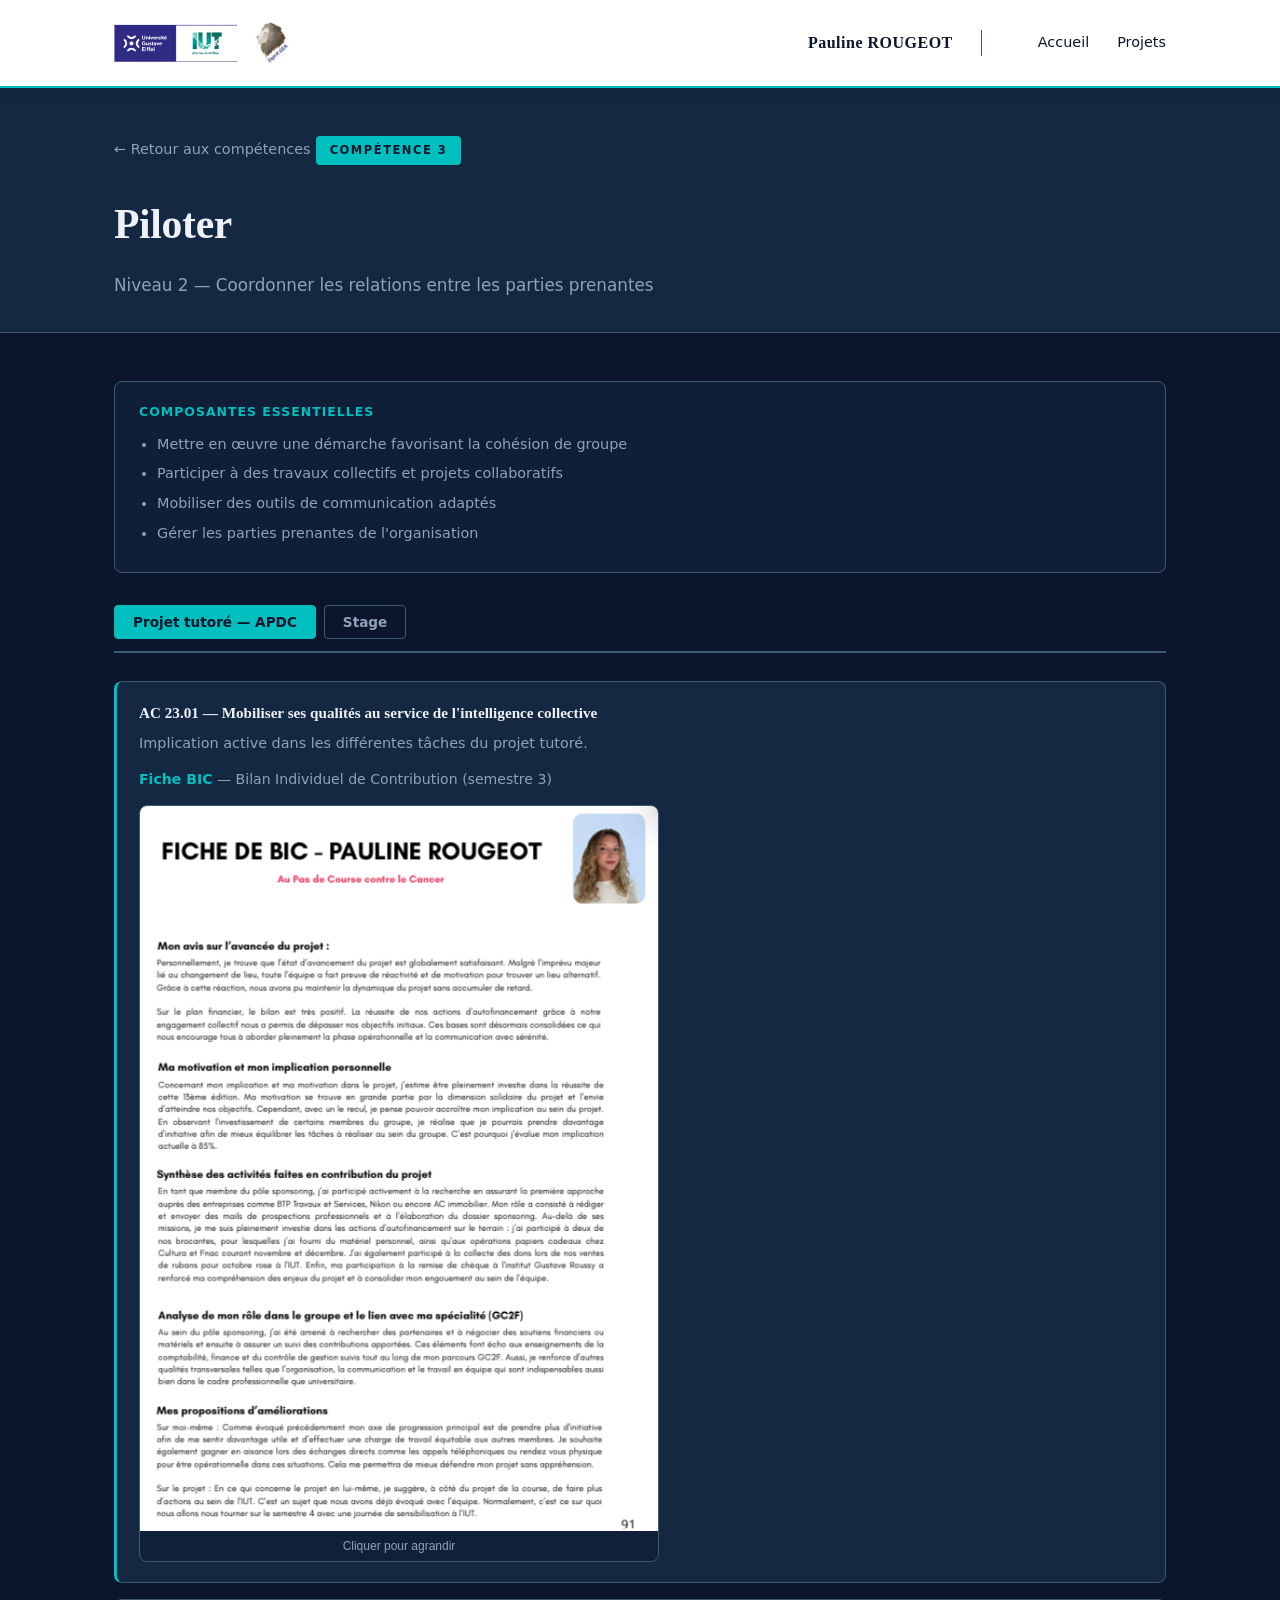
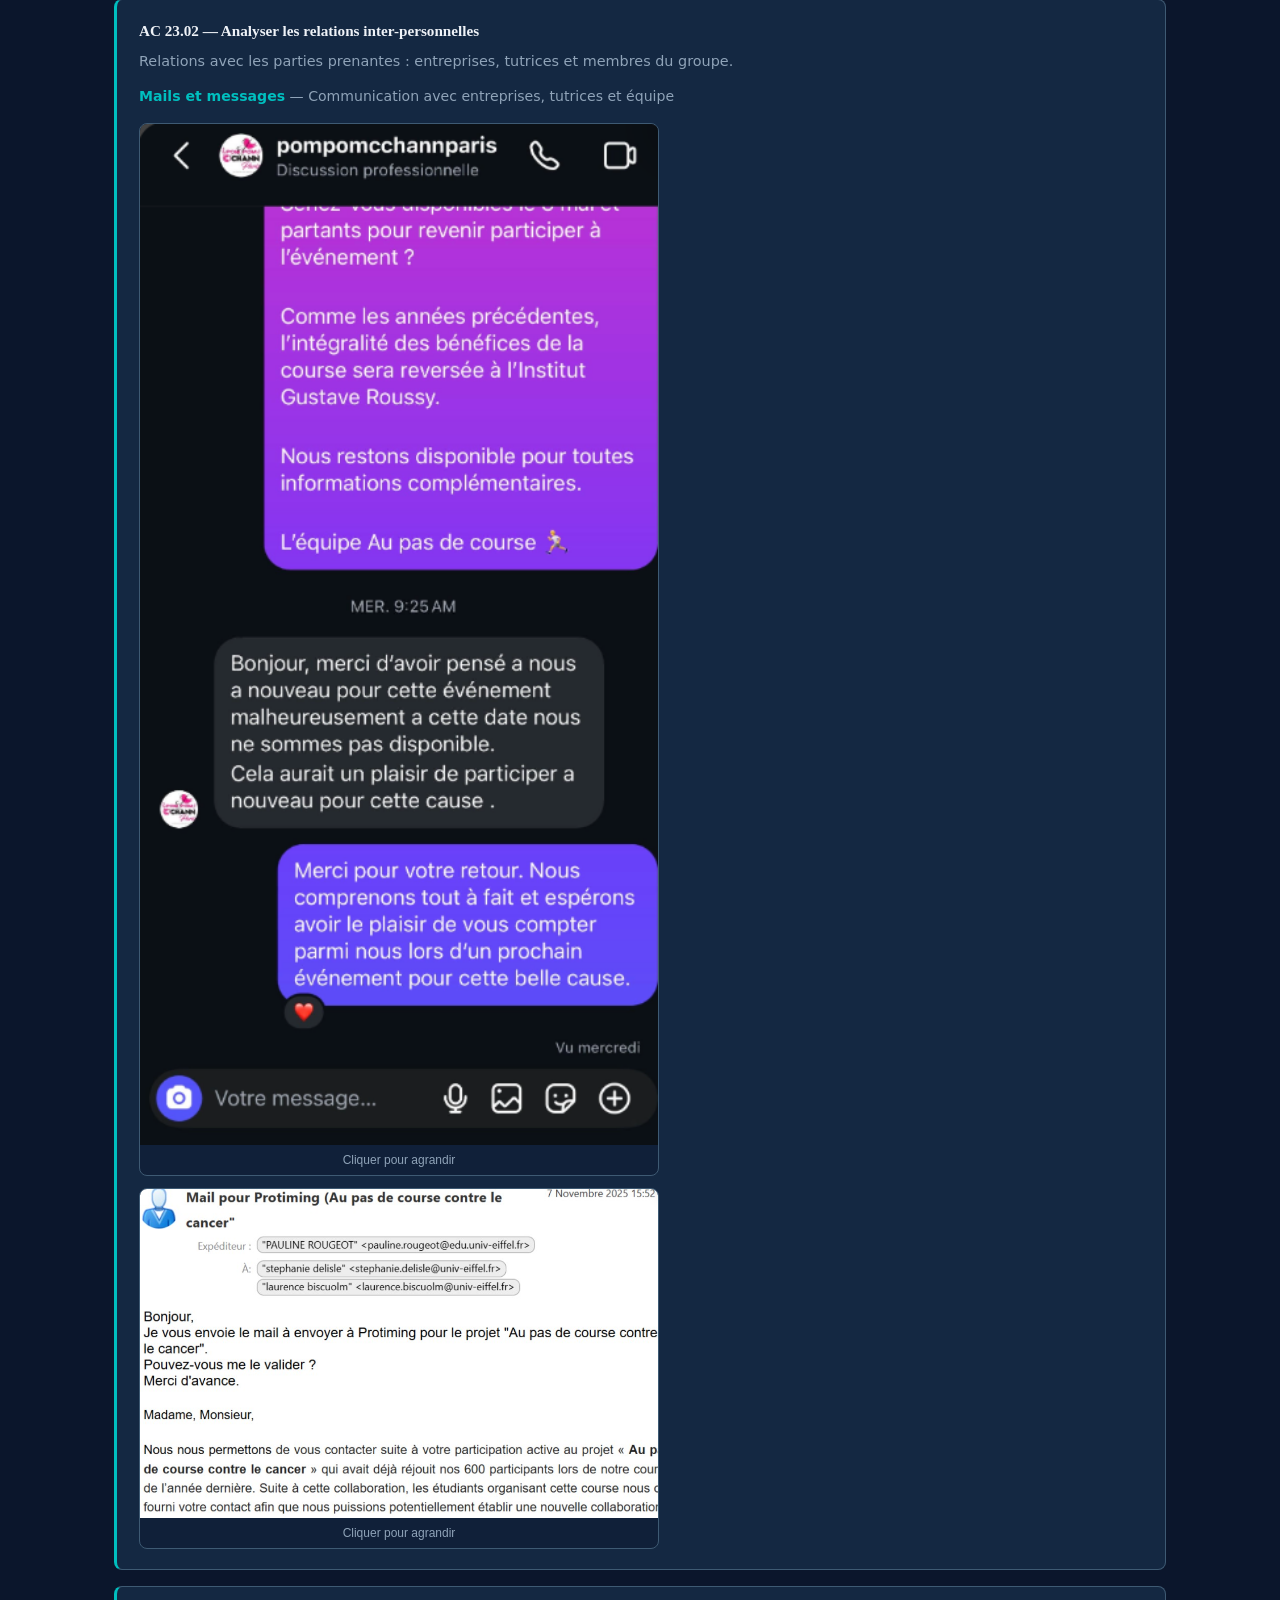
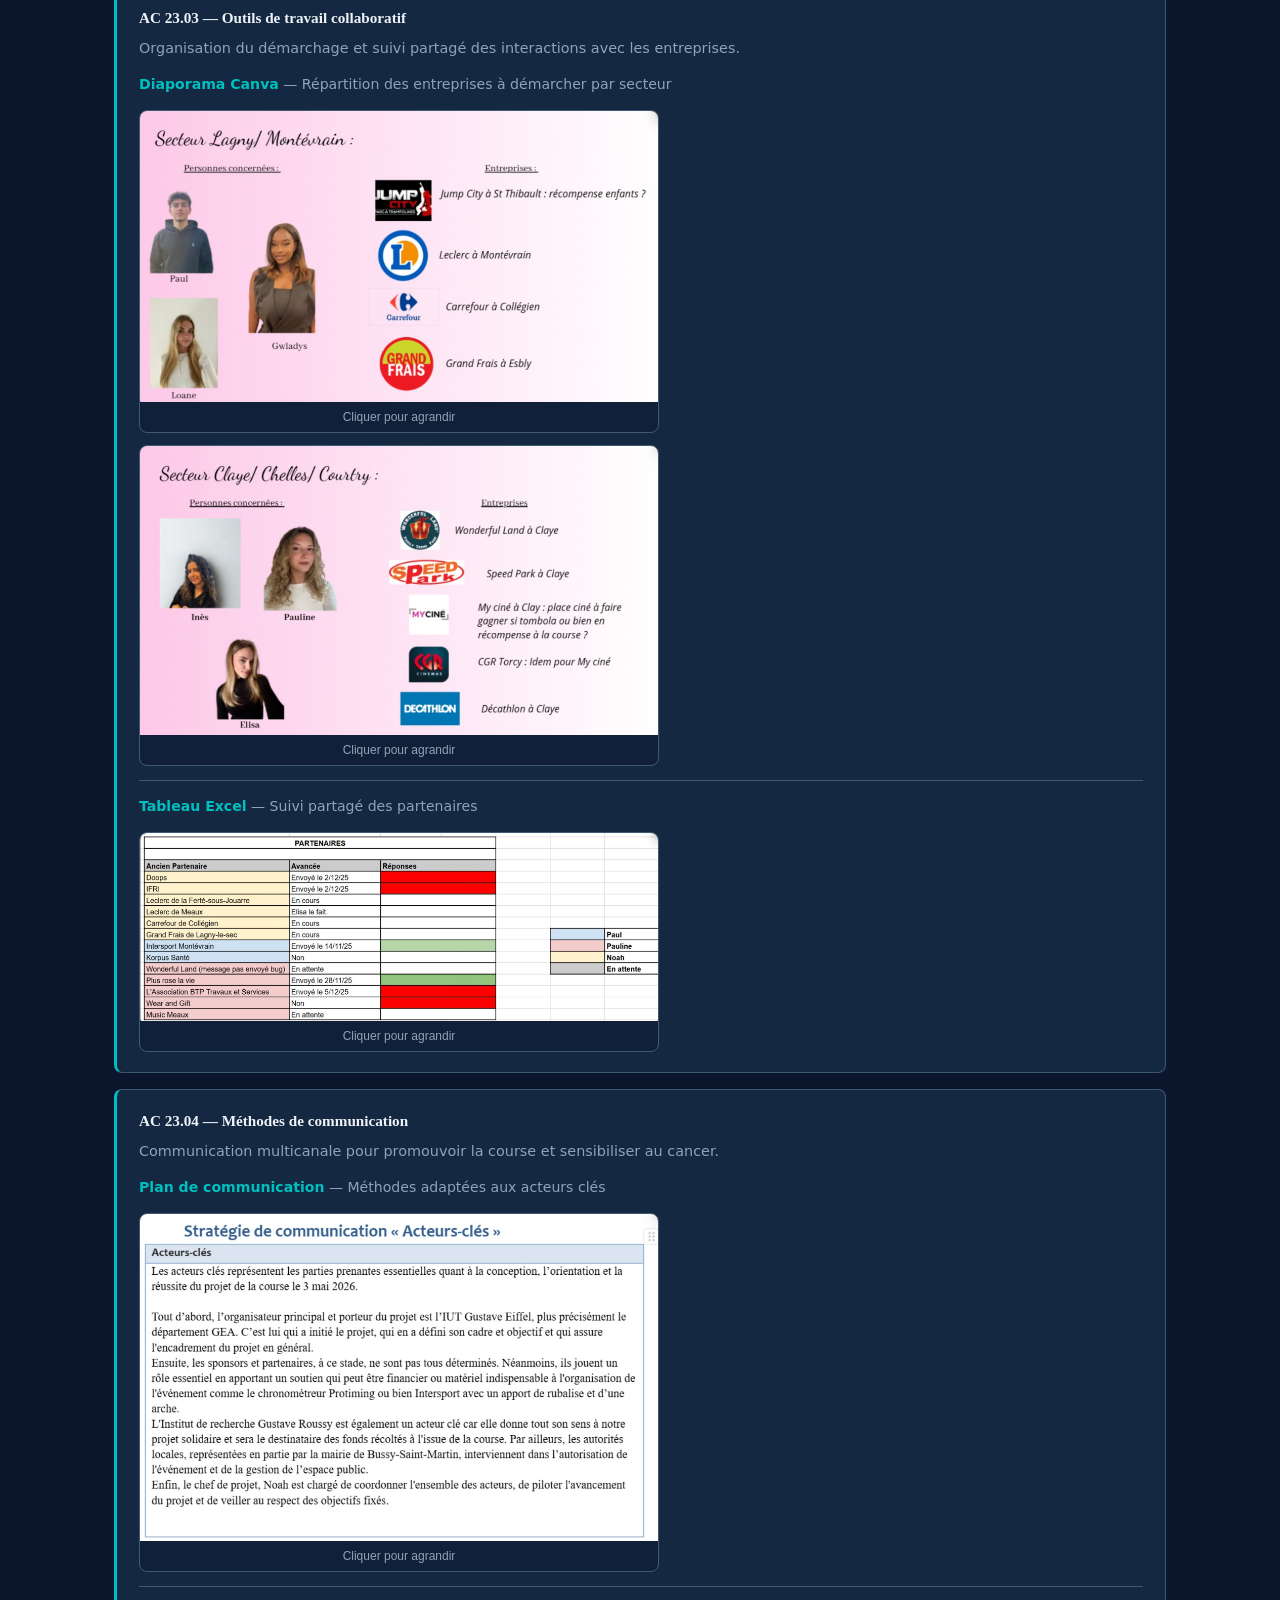
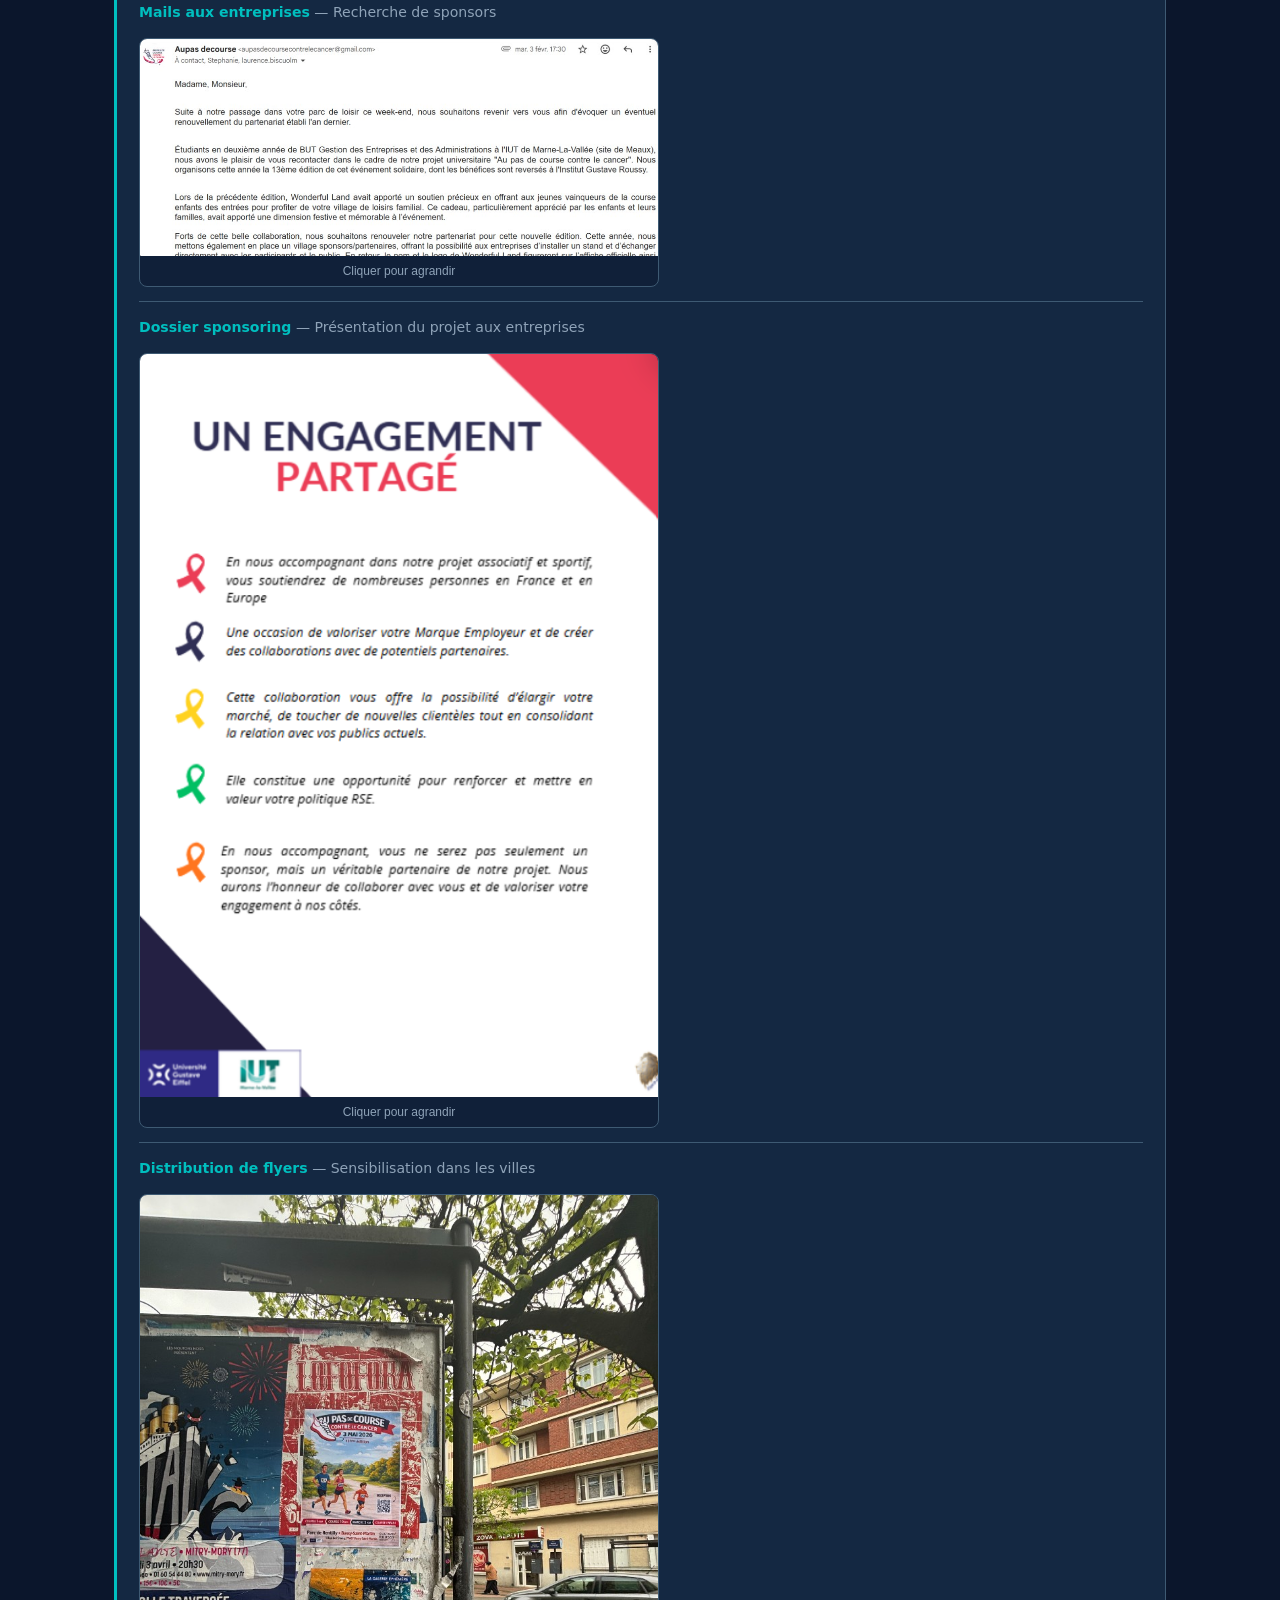
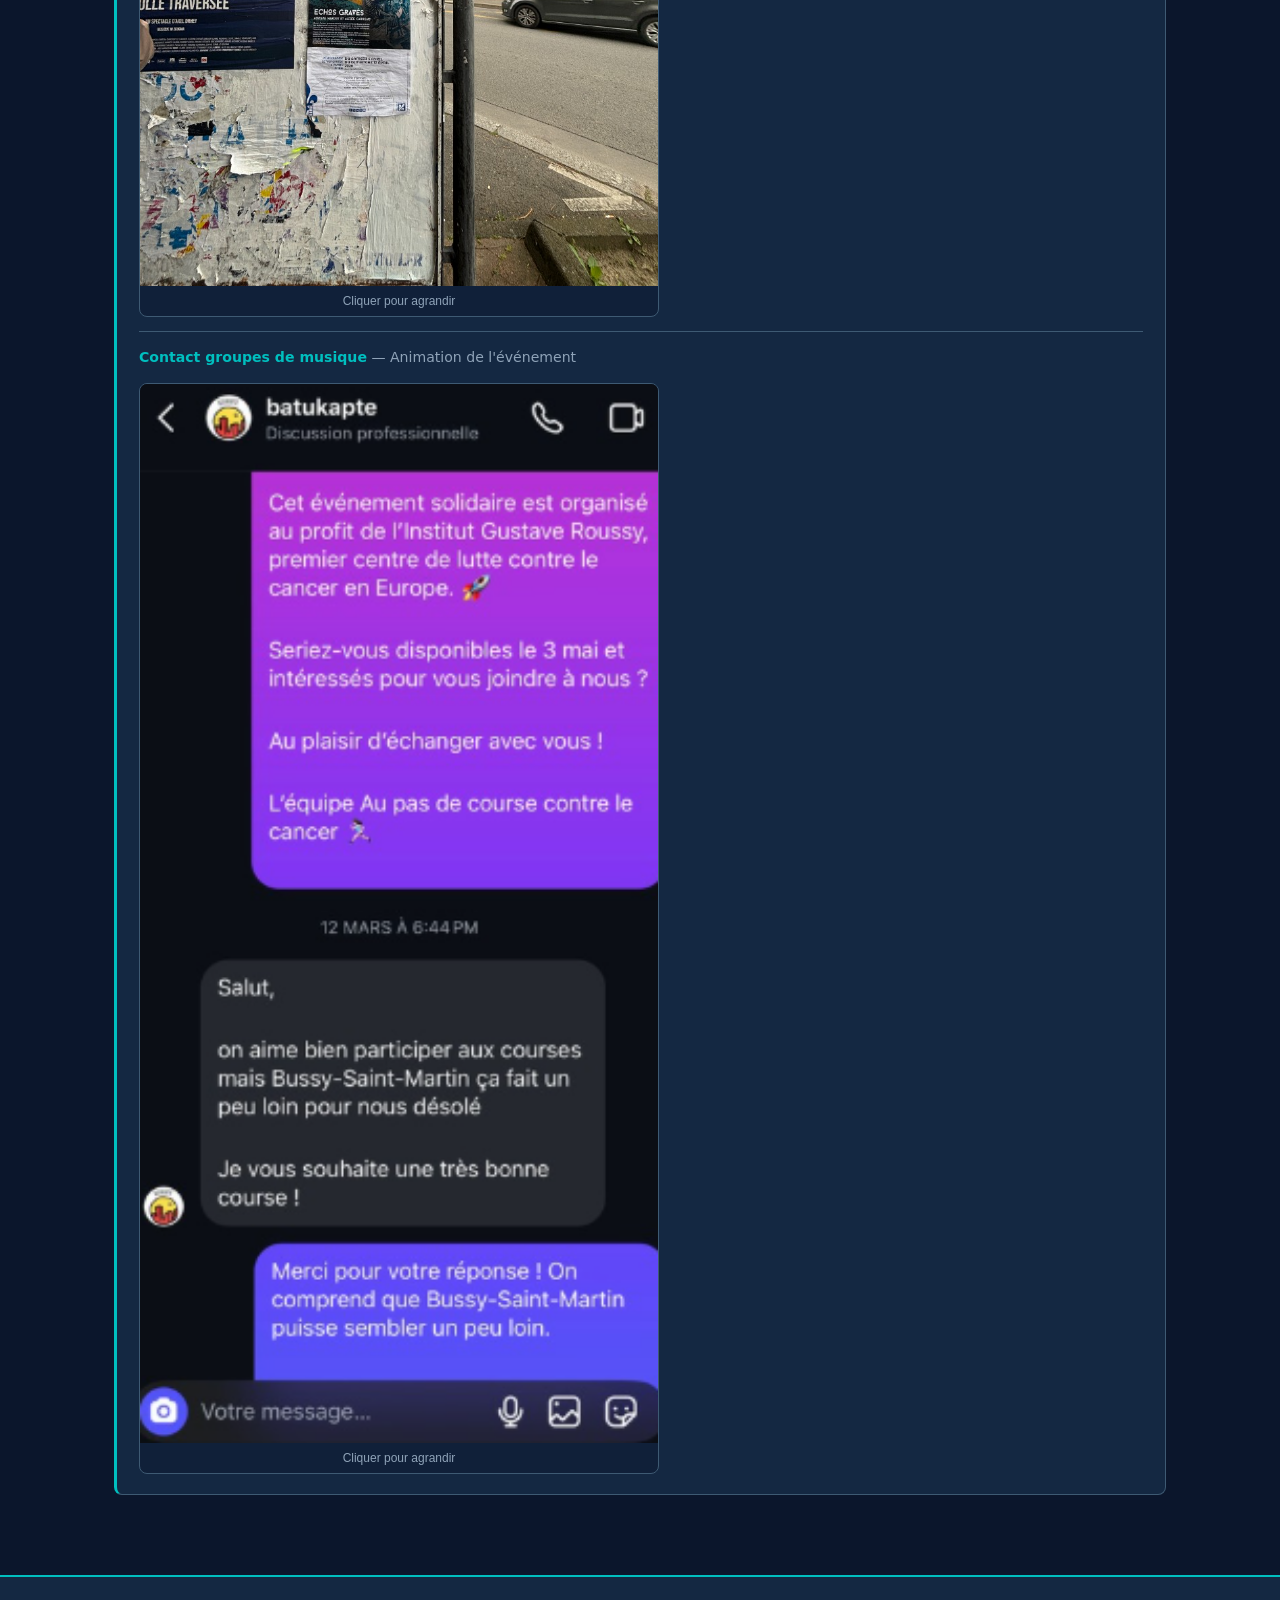
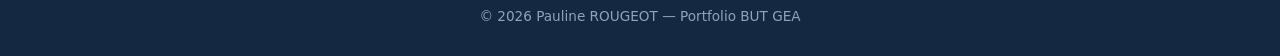
<file: c3.html>
<!DOCTYPE html>
<html lang="fr">
<head>
  <meta charset="UTF-8" />
  <meta name="viewport" content="width=device-width, initial-scale=1.0" />
  <title>C3 — Piloter</title>
  <link rel="stylesheet" href="../css/style.css" />
</head>
<body>

  <header>
    <div class="container">
      <a href="../index.html" class="nav-brand">
        <img src="../images/logo-universite-iut.png" alt="Université Gustave Eiffel — IUT Marne-la-Vallée" class="nav-logo nav-logo-univ" />
        <img src="../images/logo-esprit-gea.png" alt="Esprit GEA" class="nav-logo nav-logo-gea" />
      </a>
      <nav>
        <span class="nav-name">Pauline ROUGEOT</span>
        <a href="../index.html">Accueil</a>
        <a href="../index.html#projets">Projets</a>
      </nav>
    </div>
  </header>

  <main>
    <section class="project-hero">
      <div class="container">
        <a href="../index.html" class="back-link">← Retour aux compétences</a>
        <span class="project-badge">Compétence 3</span>
        <h1>Piloter</h1>
        <p class="subtitle">Niveau 2 — Coordonner les relations entre les parties prenantes</p>
      </div>
    </section>

    <section class="project-content">
      <div class="container">

        <div class="comp-intro">
          <p class="comp-level">Composantes essentielles</p>
          <ul>
            <li>Mettre en œuvre une démarche favorisant la cohésion de groupe</li>
            <li>Participer à des travaux collectifs et projets collaboratifs</li>
            <li>Mobiliser des outils de communication adaptés</li>
            <li>Gérer les parties prenantes de l'organisation</li>
          </ul>
        </div>

        <div class="tabs">
          <div class="tab-list">
            <button class="tab-btn active" data-tab="c3-apdc">Projet tutoré — APDC</button>
            <button class="tab-btn" data-tab="c3-stage">Stage</button>
          </div>

          <div id="c3-apdc" class="tab-panel active">
            <div class="proof-list">

              <div class="proof-card">
                <h3>AC 23.01 — Mobiliser ses qualités au service de l'intelligence collective</h3>
                <p class="proof-context">Implication active dans les différentes tâches du projet tutoré.</p>
                <div class="proof-item">
                  <p class="proof-item-title"><strong>Fiche BIC</strong> — Bilan Individuel de Contribution (semestre 3)</p>
                  <button type="button" class="proof-img-btn" data-lightbox="../images/c3-apdc/fiche-bic.png" data-caption="Fiche BIC — Contribution individuelle">
                    <img src="../images/c3-apdc/fiche-bic.png" alt="Fiche BIC" class="proof-img" />
                    <span class="proof-img-hint">Cliquer pour agrandir</span>
                  </button>
                </div>
              </div>

              <div class="proof-card">
                <h3>AC 23.02 — Analyser les relations inter-personnelles</h3>
                <p class="proof-context">Relations avec les parties prenantes : entreprises, tutrices et membres du groupe.</p>
                <div class="proof-item">
                  <p class="proof-item-title"><strong>Mails et messages</strong> — Communication avec entreprises, tutrices et équipe</p>
                  <div class="proof-img-group">
                    <button type="button" class="proof-img-btn" data-lightbox="../images/c3-apdc/mails-messages-1.png" data-caption="Mails et messages — Échange Instagram">
                      <img src="../images/c3-apdc/mails-messages-1.png" alt="Mails et messages 1" class="proof-img" />
                      <span class="proof-img-hint">Cliquer pour agrandir</span>
                    </button>
                    <button type="button" class="proof-img-btn" data-lightbox="../images/c3-apdc/mails-messages-2.png" data-caption="Mails et messages — Mail partenaire">
                      <img src="../images/c3-apdc/mails-messages-2.png" alt="Mails et messages 2" class="proof-img" />
                      <span class="proof-img-hint">Cliquer pour agrandir</span>
                    </button>
                  </div>
                </div>
              </div>

              <div class="proof-card">
                <h3>AC 23.03 — Outils de travail collaboratif</h3>
                <p class="proof-context">Organisation du démarchage et suivi partagé des interactions avec les entreprises.</p>
                <div class="proof-item">
                  <p class="proof-item-title"><strong>Diaporama Canva</strong> — Répartition des entreprises à démarcher par secteur</p>
                  <div class="proof-img-group">
                    <button type="button" class="proof-img-btn" data-lightbox="../images/c3-apdc/diaporama-canva-1.png" data-caption="Diaporama Canva — Secteur Lagny / Montévrain">
                      <img src="../images/c3-apdc/diaporama-canva-1.png" alt="Diaporama Canva 1" class="proof-img" />
                      <span class="proof-img-hint">Cliquer pour agrandir</span>
                    </button>
                    <button type="button" class="proof-img-btn" data-lightbox="../images/c3-apdc/diaporama-canva-2.png" data-caption="Diaporama Canva — Secteur Claye / Chelles / Courtry">
                      <img src="../images/c3-apdc/diaporama-canva-2.png" alt="Diaporama Canva 2" class="proof-img" />
                      <span class="proof-img-hint">Cliquer pour agrandir</span>
                    </button>
                  </div>
                </div>
                <div class="proof-item">
                  <p class="proof-item-title"><strong>Tableau Excel</strong> — Suivi partagé des partenaires</p>
                  <button type="button" class="proof-img-btn" data-lightbox="../images/c3-apdc/tableau-excel.png" data-caption="Tableau Excel — Suivi des partenaires">
                    <img src="../images/c3-apdc/tableau-excel.png" alt="Tableau Excel partenaires" class="proof-img" />
                    <span class="proof-img-hint">Cliquer pour agrandir</span>
                  </button>
                </div>
              </div>

              <div class="proof-card">
                <h3>AC 23.04 — Méthodes de communication</h3>
                <p class="proof-context">Communication multicanale pour promouvoir la course et sensibiliser au cancer.</p>
                <div class="proof-item">
                  <p class="proof-item-title"><strong>Plan de communication</strong> — Méthodes adaptées aux acteurs clés</p>
                  <button type="button" class="proof-img-btn" data-lightbox="../images/c3-apdc/plan-communication.png" data-caption="Plan de communication — Acteurs clés">
                    <img src="../images/c3-apdc/plan-communication.png" alt="Plan de communication" class="proof-img" />
                    <span class="proof-img-hint">Cliquer pour agrandir</span>
                  </button>
                </div>
                <div class="proof-item">
                  <p class="proof-item-title"><strong>Mails aux entreprises</strong> — Recherche de sponsors</p>
                  <button type="button" class="proof-img-btn" data-lightbox="../images/c3-apdc/mails-entreprises.png" data-caption="Mails aux entreprises — Prise de contact">
                    <img src="../images/c3-apdc/mails-entreprises.png" alt="Mails aux entreprises" class="proof-img" />
                    <span class="proof-img-hint">Cliquer pour agrandir</span>
                  </button>
                </div>
                <div class="proof-item">
                  <p class="proof-item-title"><strong>Dossier sponsoring</strong> — Présentation du projet aux entreprises</p>
                  <button type="button" class="proof-img-btn" data-lightbox="../images/c3-apdc/dossier-sponsoring.png" data-caption="Dossier sponsoring — Engagement partagé">
                    <img src="../images/c3-apdc/dossier-sponsoring.png" alt="Dossier sponsoring" class="proof-img" />
                    <span class="proof-img-hint">Cliquer pour agrandir</span>
                  </button>
                </div>
                <div class="proof-item">
                  <p class="proof-item-title"><strong>Distribution de flyers</strong> — Sensibilisation dans les villes</p>
                  <button type="button" class="proof-img-btn" data-lightbox="../images/c3-apdc/distribution-flyers.png" data-caption="Distribution de flyers">
                    <img src="../images/c3-apdc/distribution-flyers.png" alt="Distribution de flyers" class="proof-img" />
                    <span class="proof-img-hint">Cliquer pour agrandir</span>
                  </button>
                </div>
                <div class="proof-item">
                  <p class="proof-item-title"><strong>Contact groupes de musique</strong> — Animation de l'événement</p>
                  <button type="button" class="proof-img-btn" data-lightbox="../images/c3-apdc/contact-groupe-musique.png" data-caption="Contact groupes de musique — Échange Instagram">
                    <img src="../images/c3-apdc/contact-groupe-musique.png" alt="Contact groupes de musique" class="proof-img" />
                    <span class="proof-img-hint">Cliquer pour agrandir</span>
                  </button>
                </div>
              </div>

            </div>
          </div>

          <div id="c3-stage" class="tab-panel">
            <div class="proof-list">

              <div class="proof-card">
                <h3>AC 23.02 — Analyser les relations inter-personnelles</h3>
                <p class="proof-context">Échanges avec collaborateurs, clients et fournisseurs pour mener à bien les missions comptables.</p>
                <div class="proof-item">
                  <p class="proof-item-title"><strong>Mail fournisseur</strong> — Demande de factures manquantes d'un client</p>
                  <button type="button" class="proof-img-btn" data-lightbox="../images/c3-stage/mail-fournisseur.png" data-caption="Mail fournisseur — Demande de factures">
                    <img src="../images/c3-stage/mail-fournisseur.png" alt="Mail fournisseur" class="proof-img" />
                    <span class="proof-img-hint">Cliquer pour agrandir</span>
                  </button>
                </div>
              </div>

              <div class="proof-card">
                <h3>AC 23.03 — Outils de travail collaboratif</h3>
                <p class="proof-context">Utilisation des outils numériques du cabinet pour suivre l'avancement des dossiers clients.</p>
                <div class="proof-item">
                  <p class="proof-item-title"><strong>Tableau Excel</strong> — Suivi des tâches à effectuer sur plusieurs dossiers</p>
                  <button type="button" class="proof-img-btn" data-lightbox="../images/c3-stage/tableau-excel.png" data-caption="Tableau Excel — Suivi d'avancement des dossiers">
                    <img src="../images/c3-stage/tableau-excel.png" alt="Tableau Excel stage" class="proof-img" />
                    <span class="proof-img-hint">Cliquer pour agrandir</span>
                  </button>
                </div>
              </div>

            </div>
          </div>
        </div>

      </div>
    </section>
  </main>

  <footer>
    <div class="container">
      <p>© 2026 Pauline ROUGEOT — Portfolio BUT GEA</p>
    </div>
  </footer>

  <script src="../js/tabs.js"></script>
  <script src="../js/lightbox.js"></script>
</body>
</html>
</file>
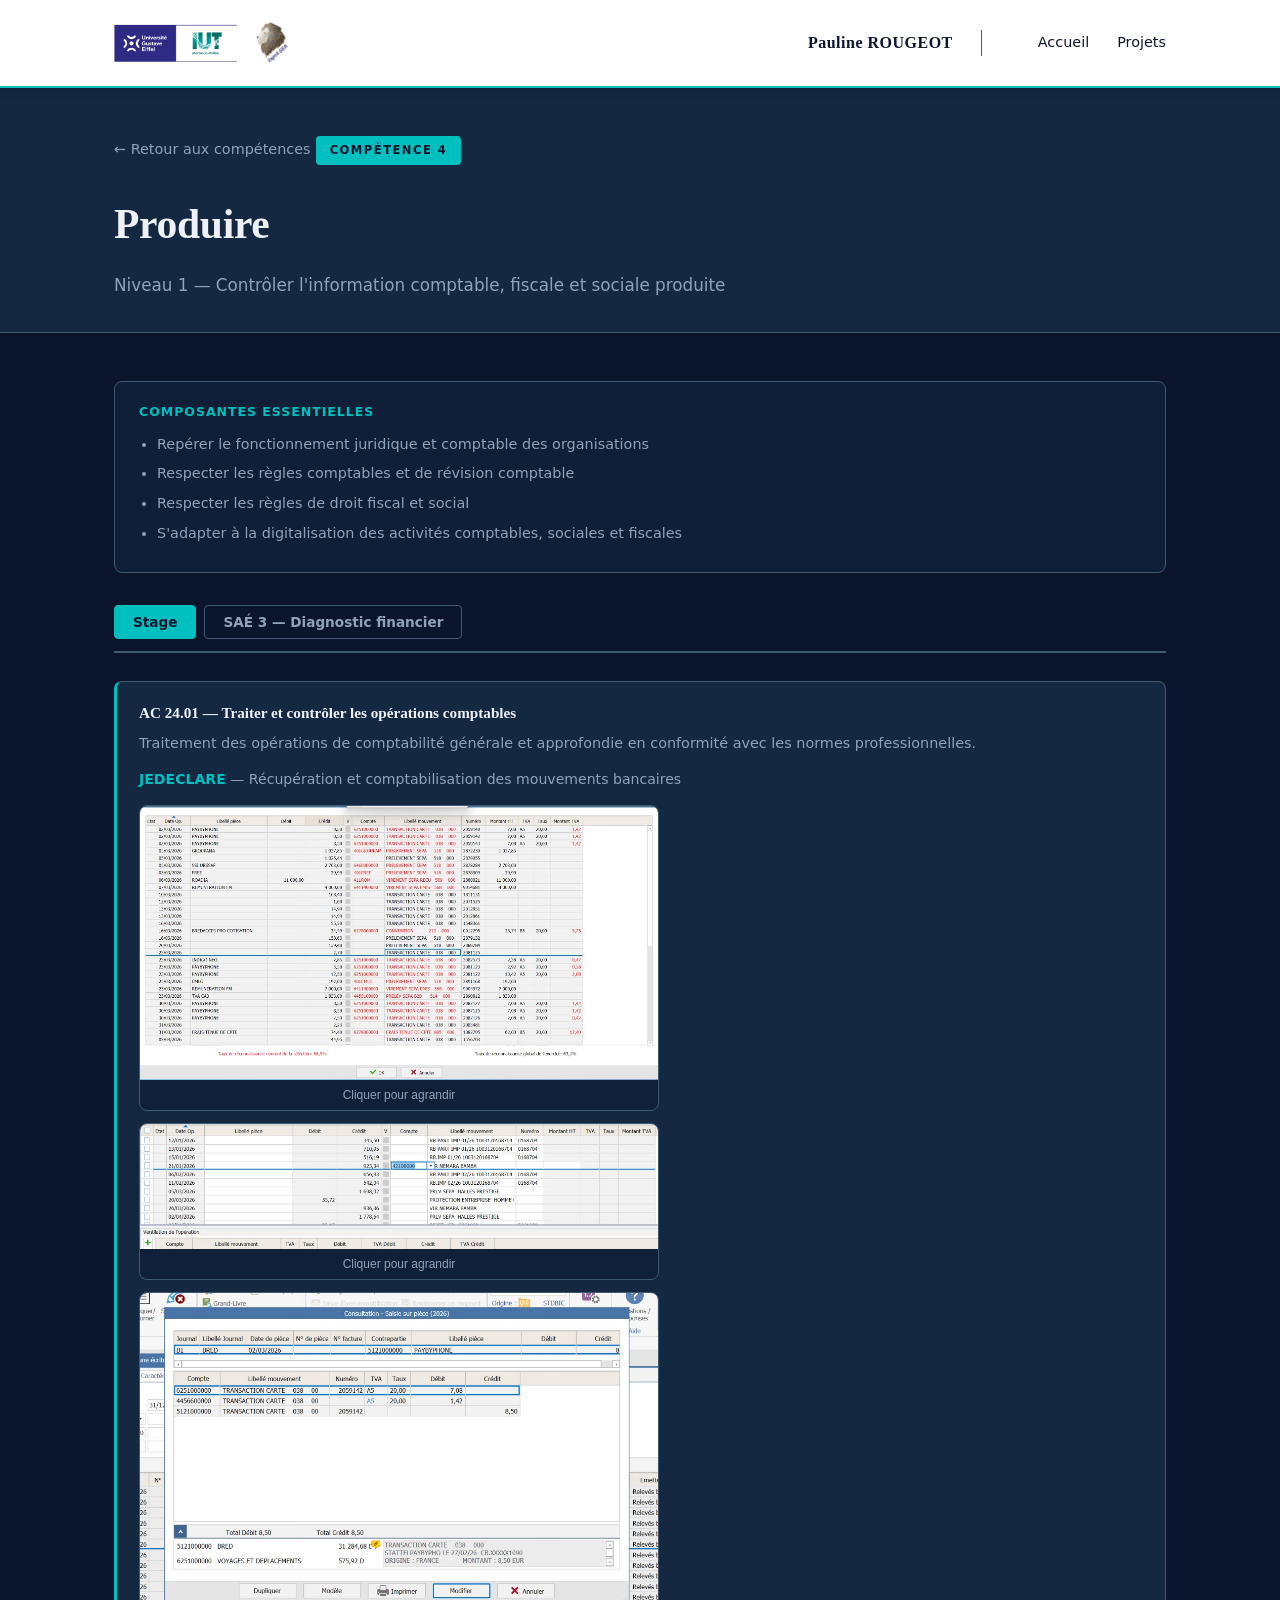
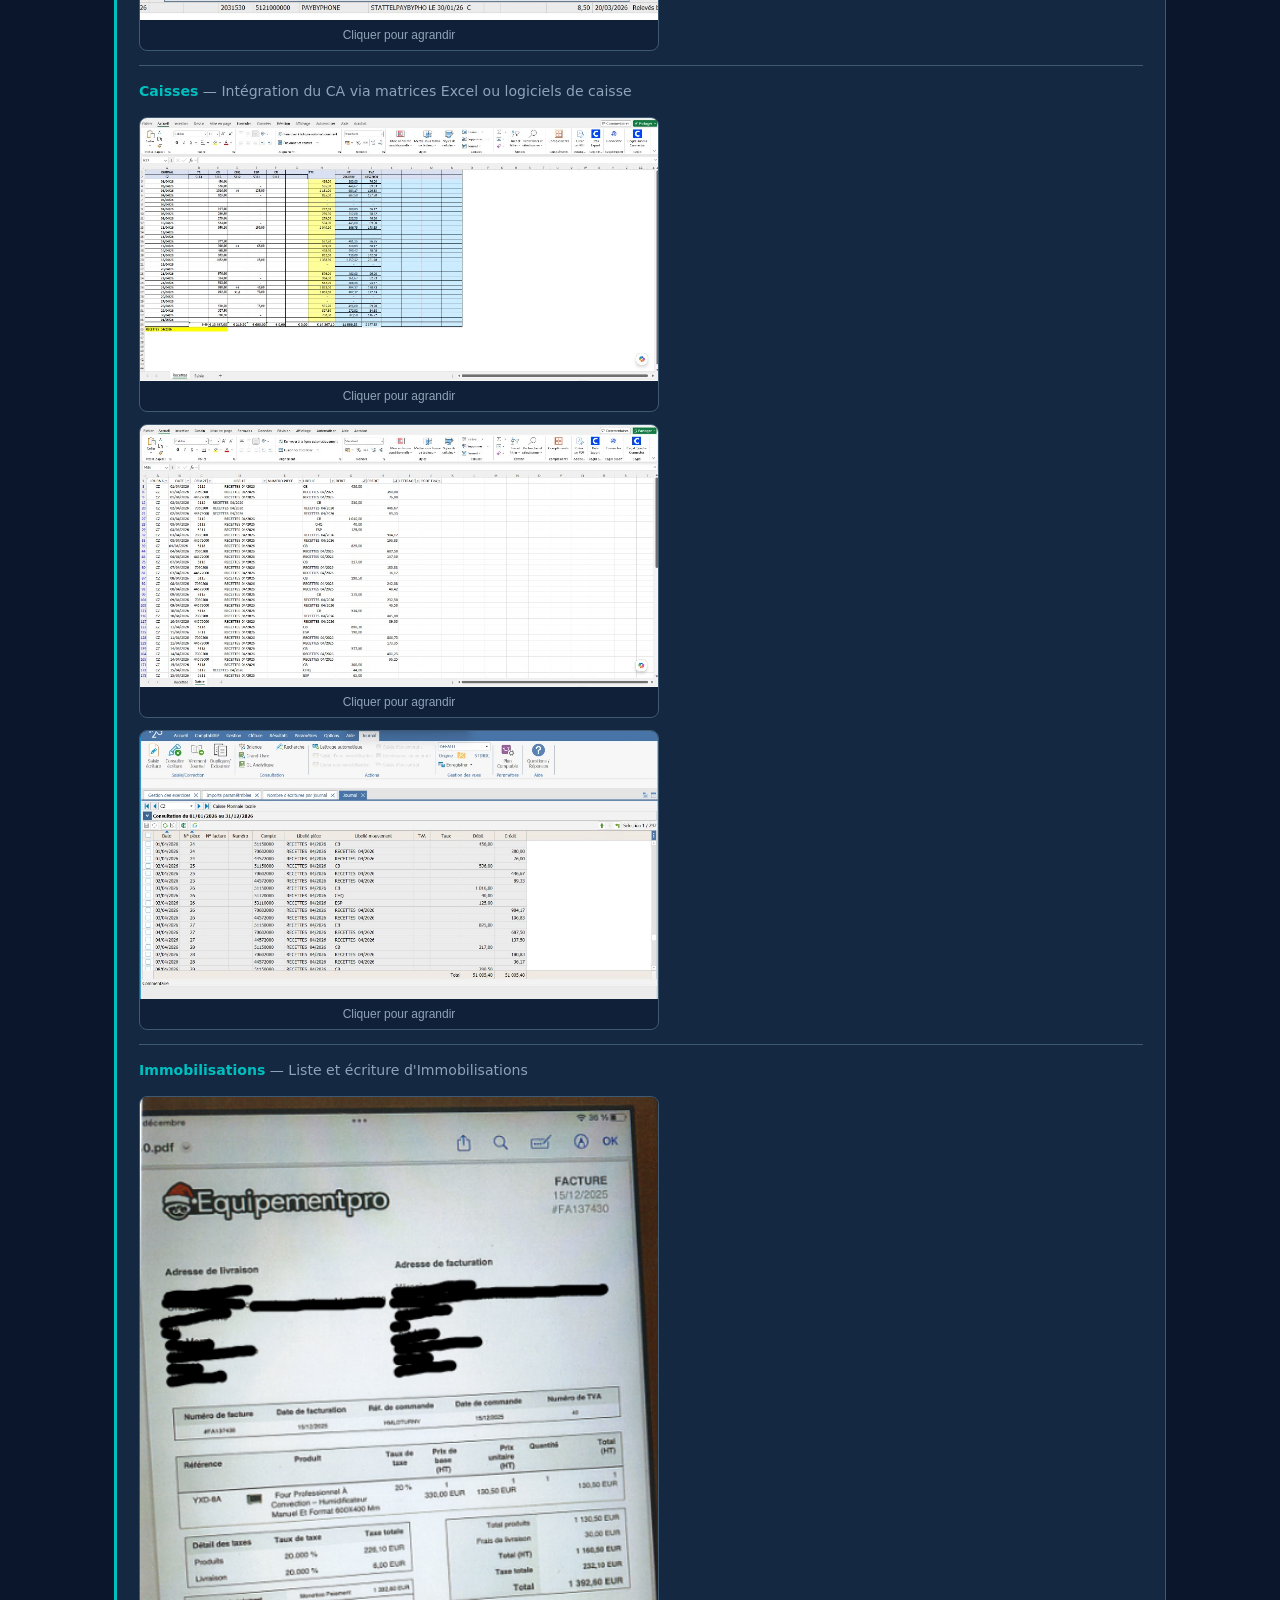
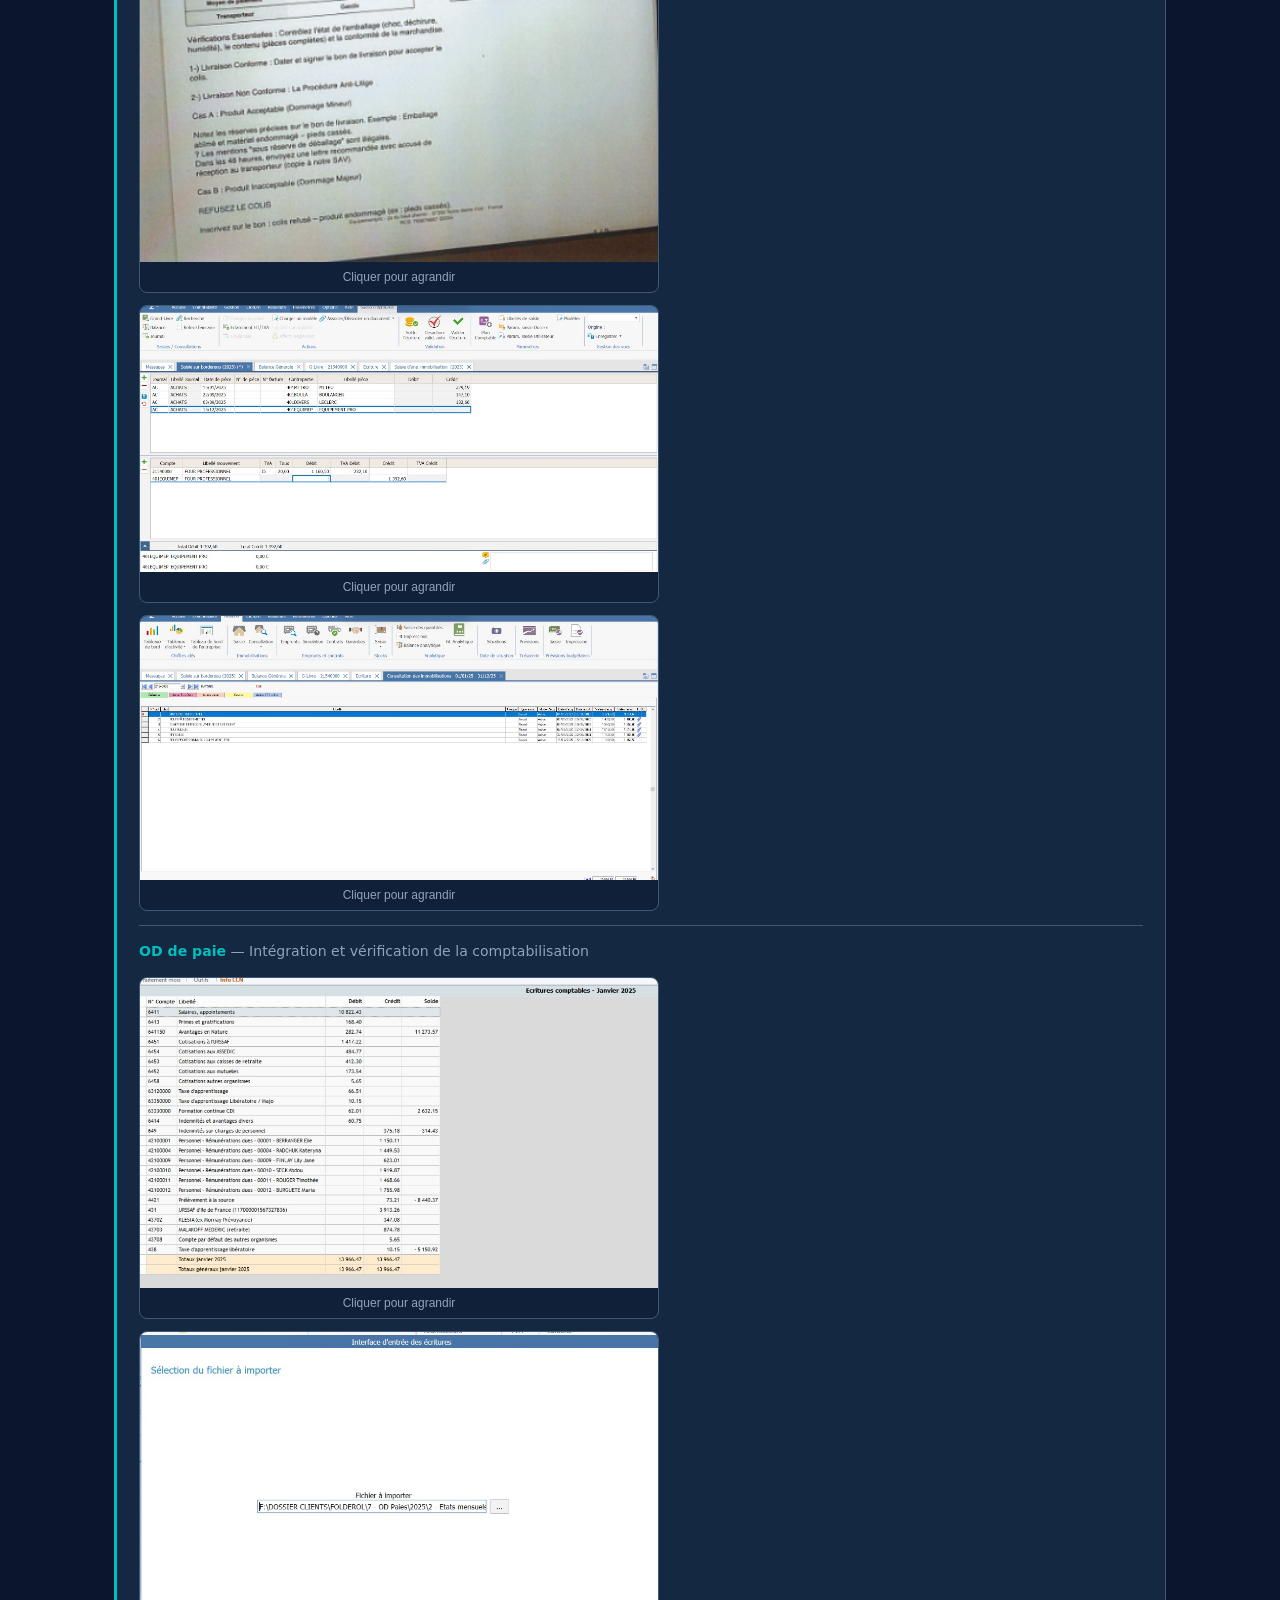
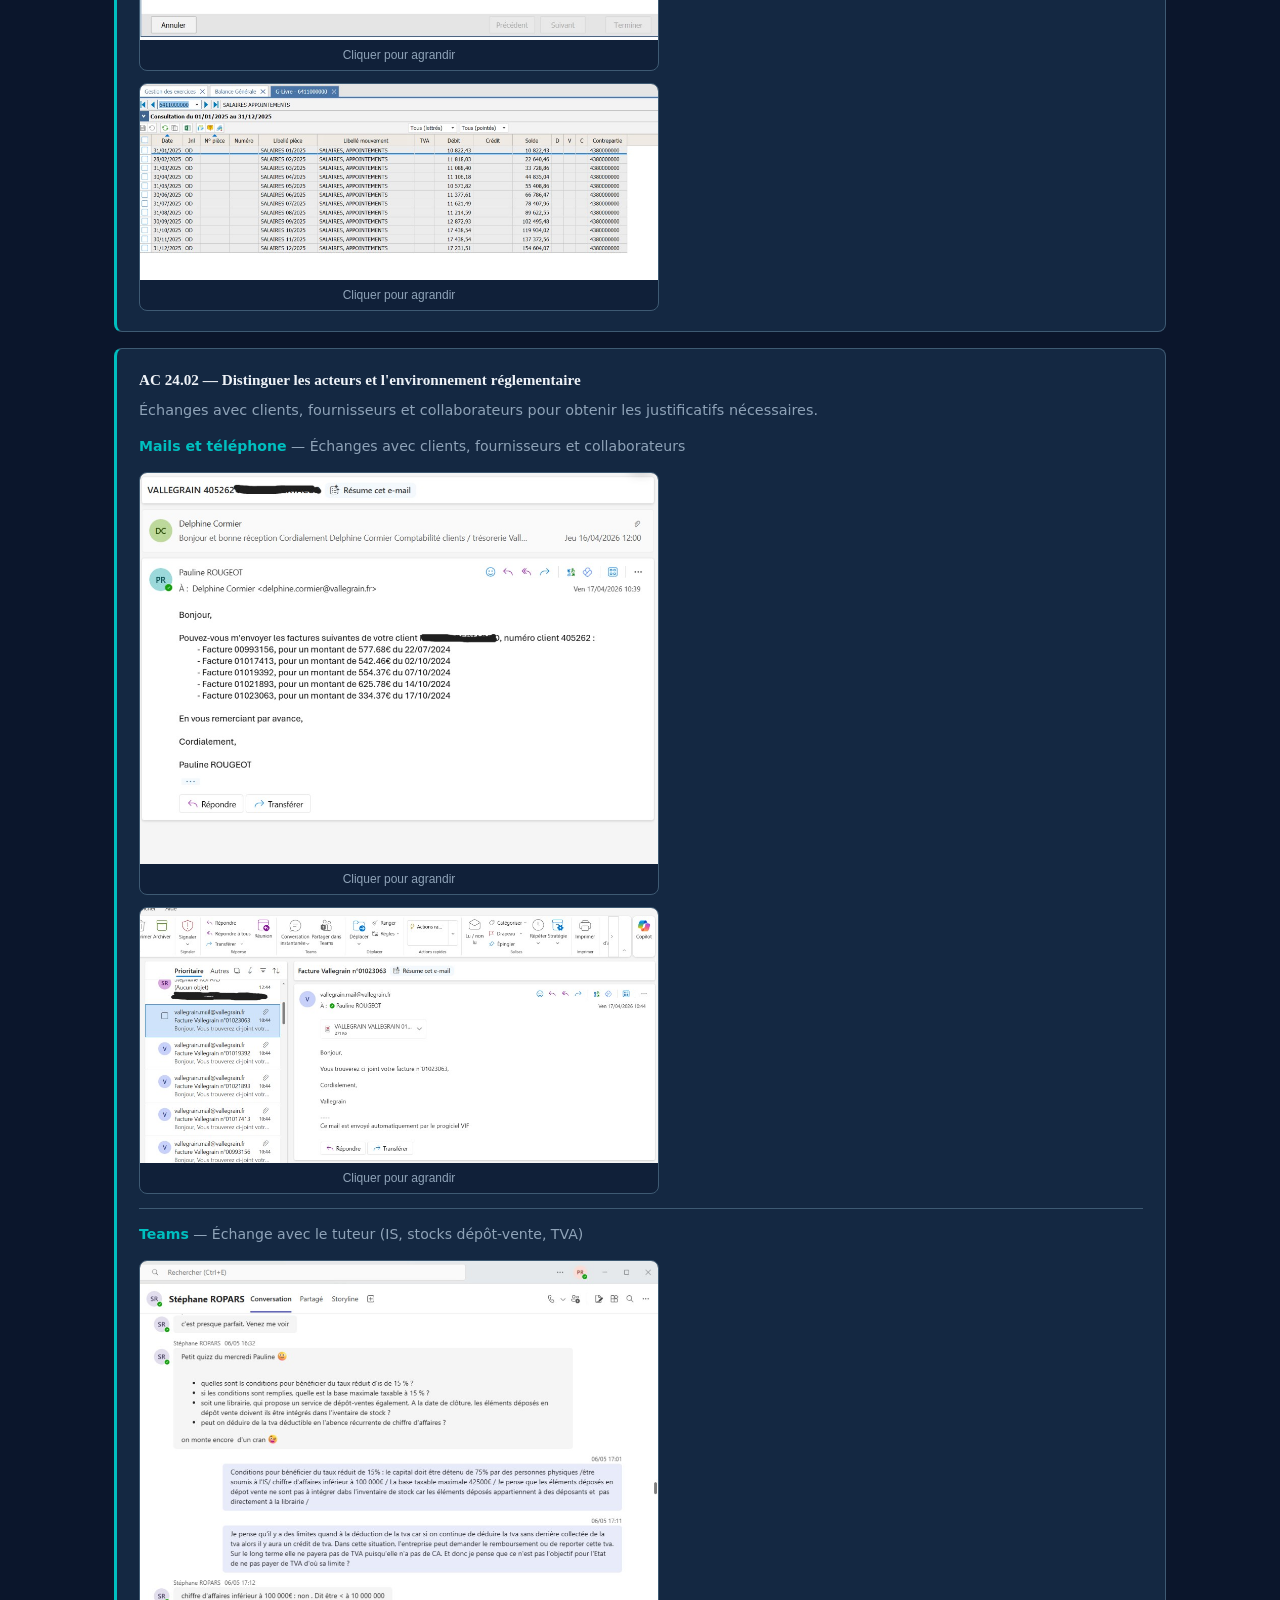
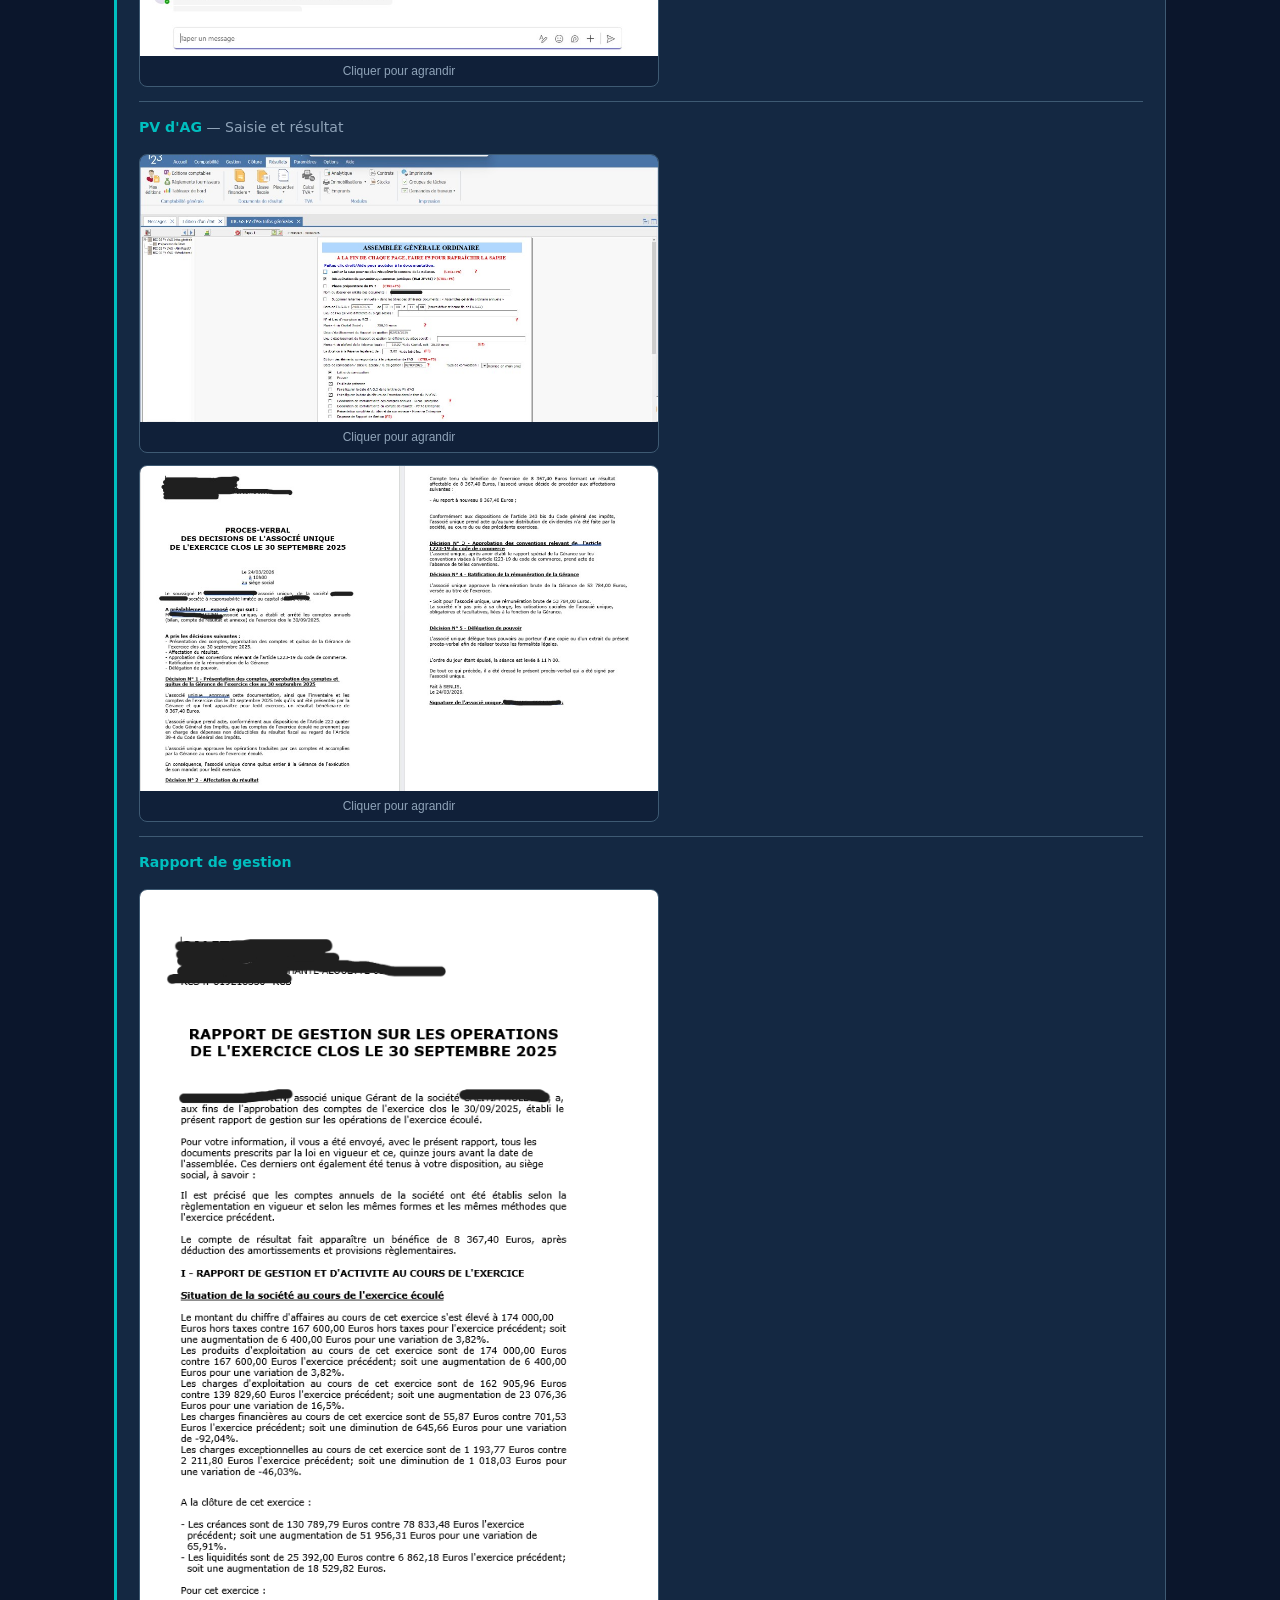
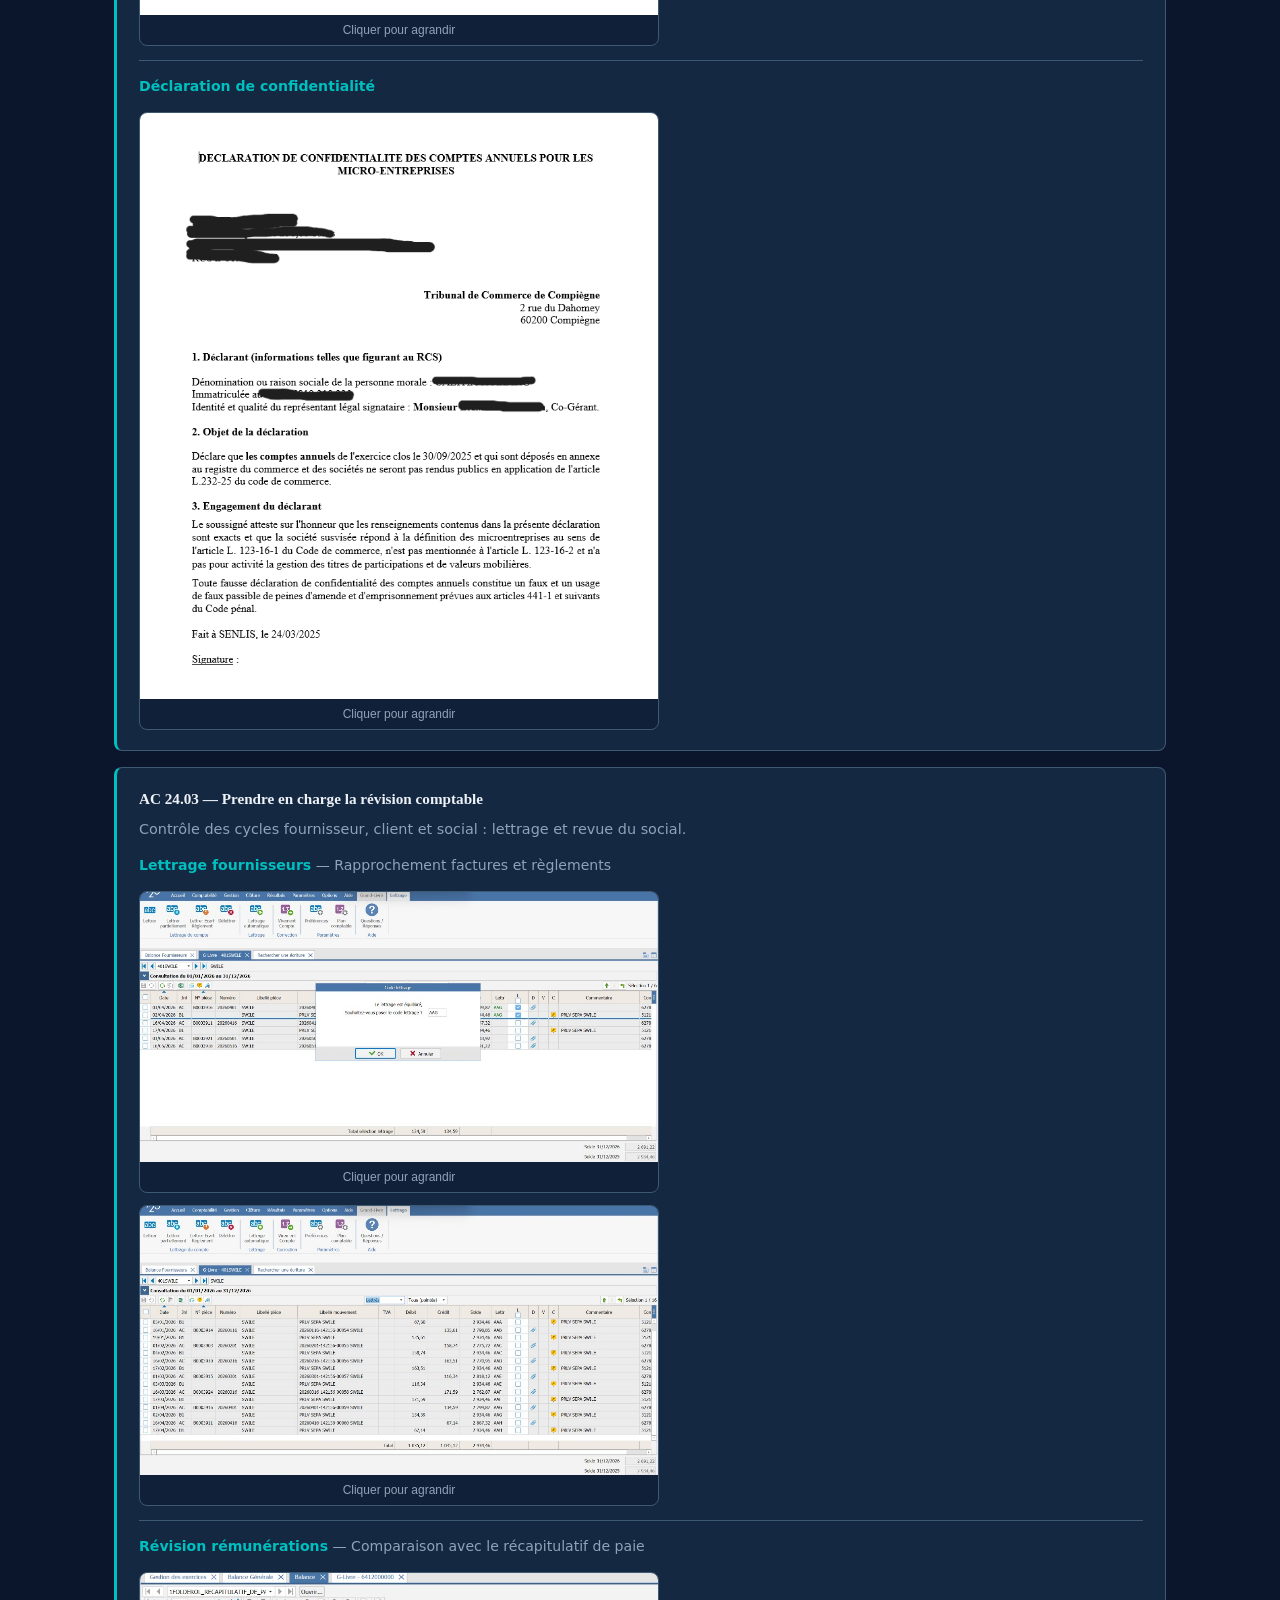
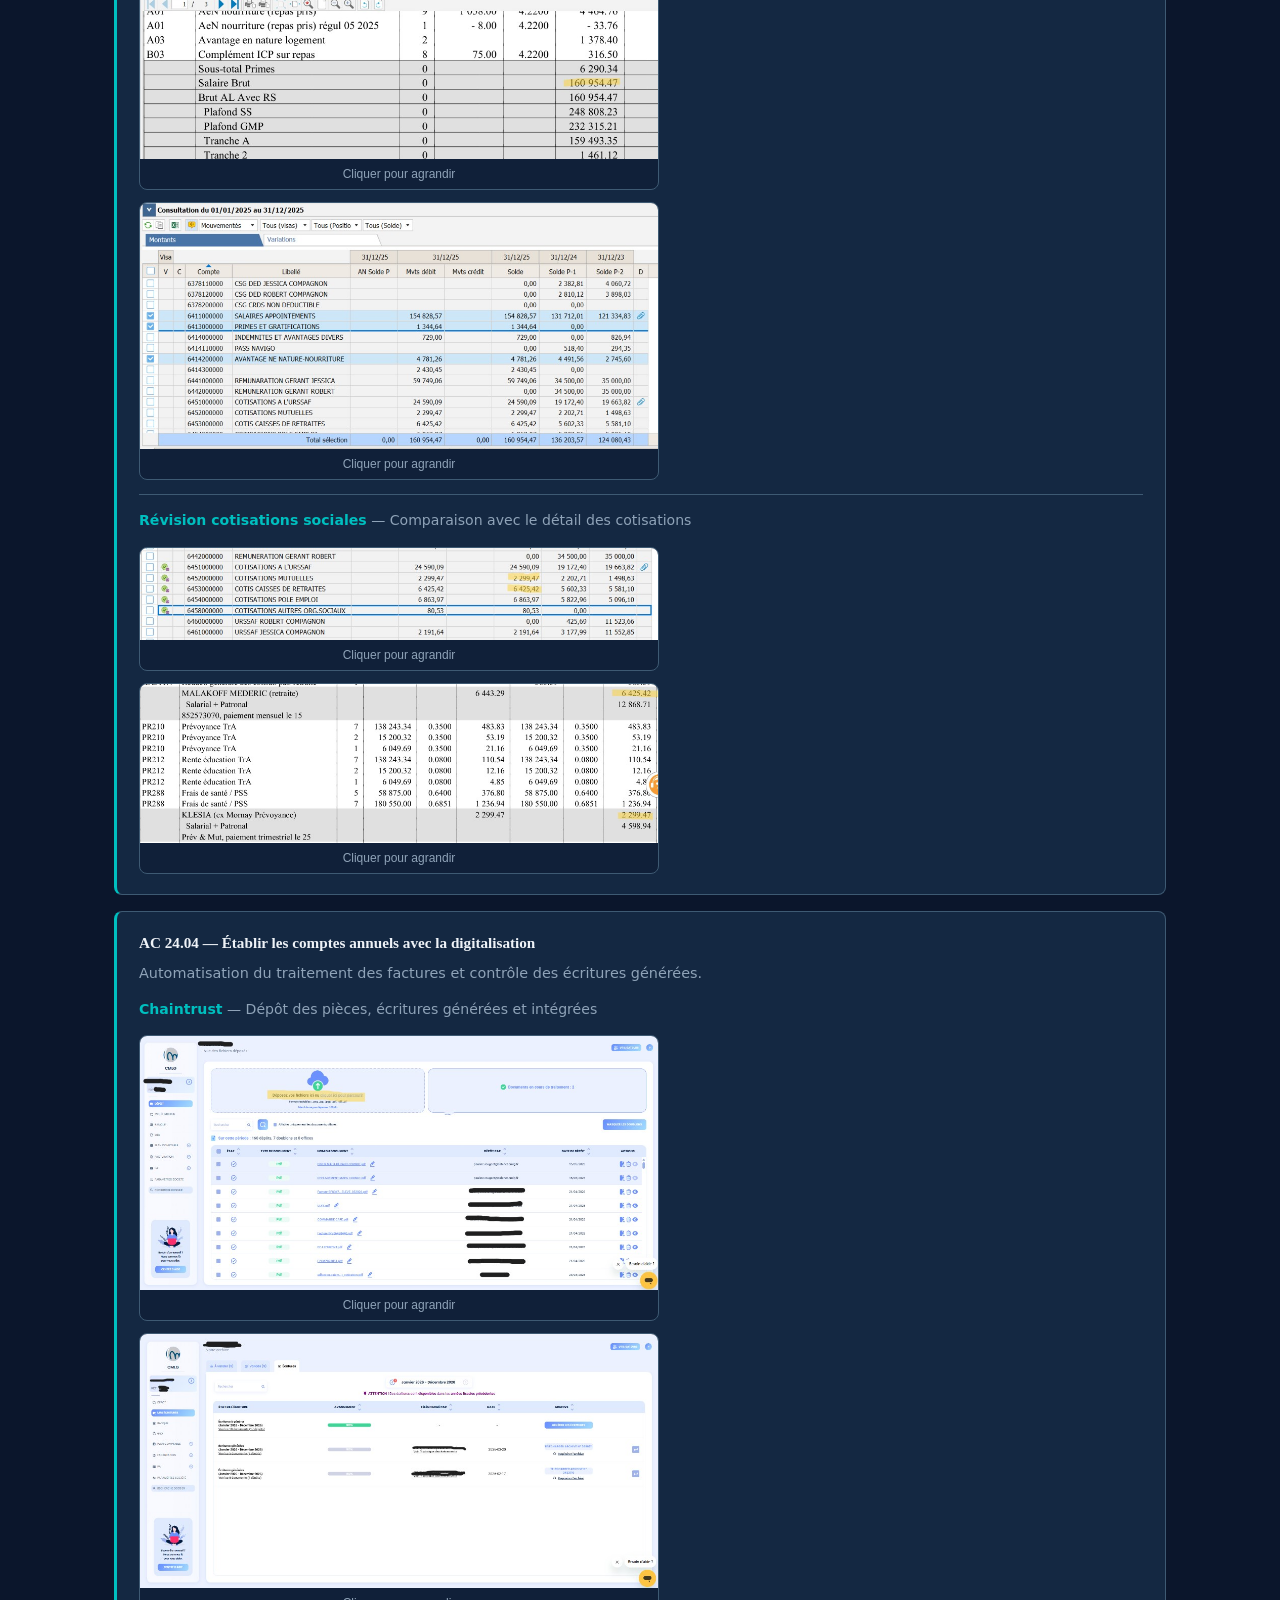
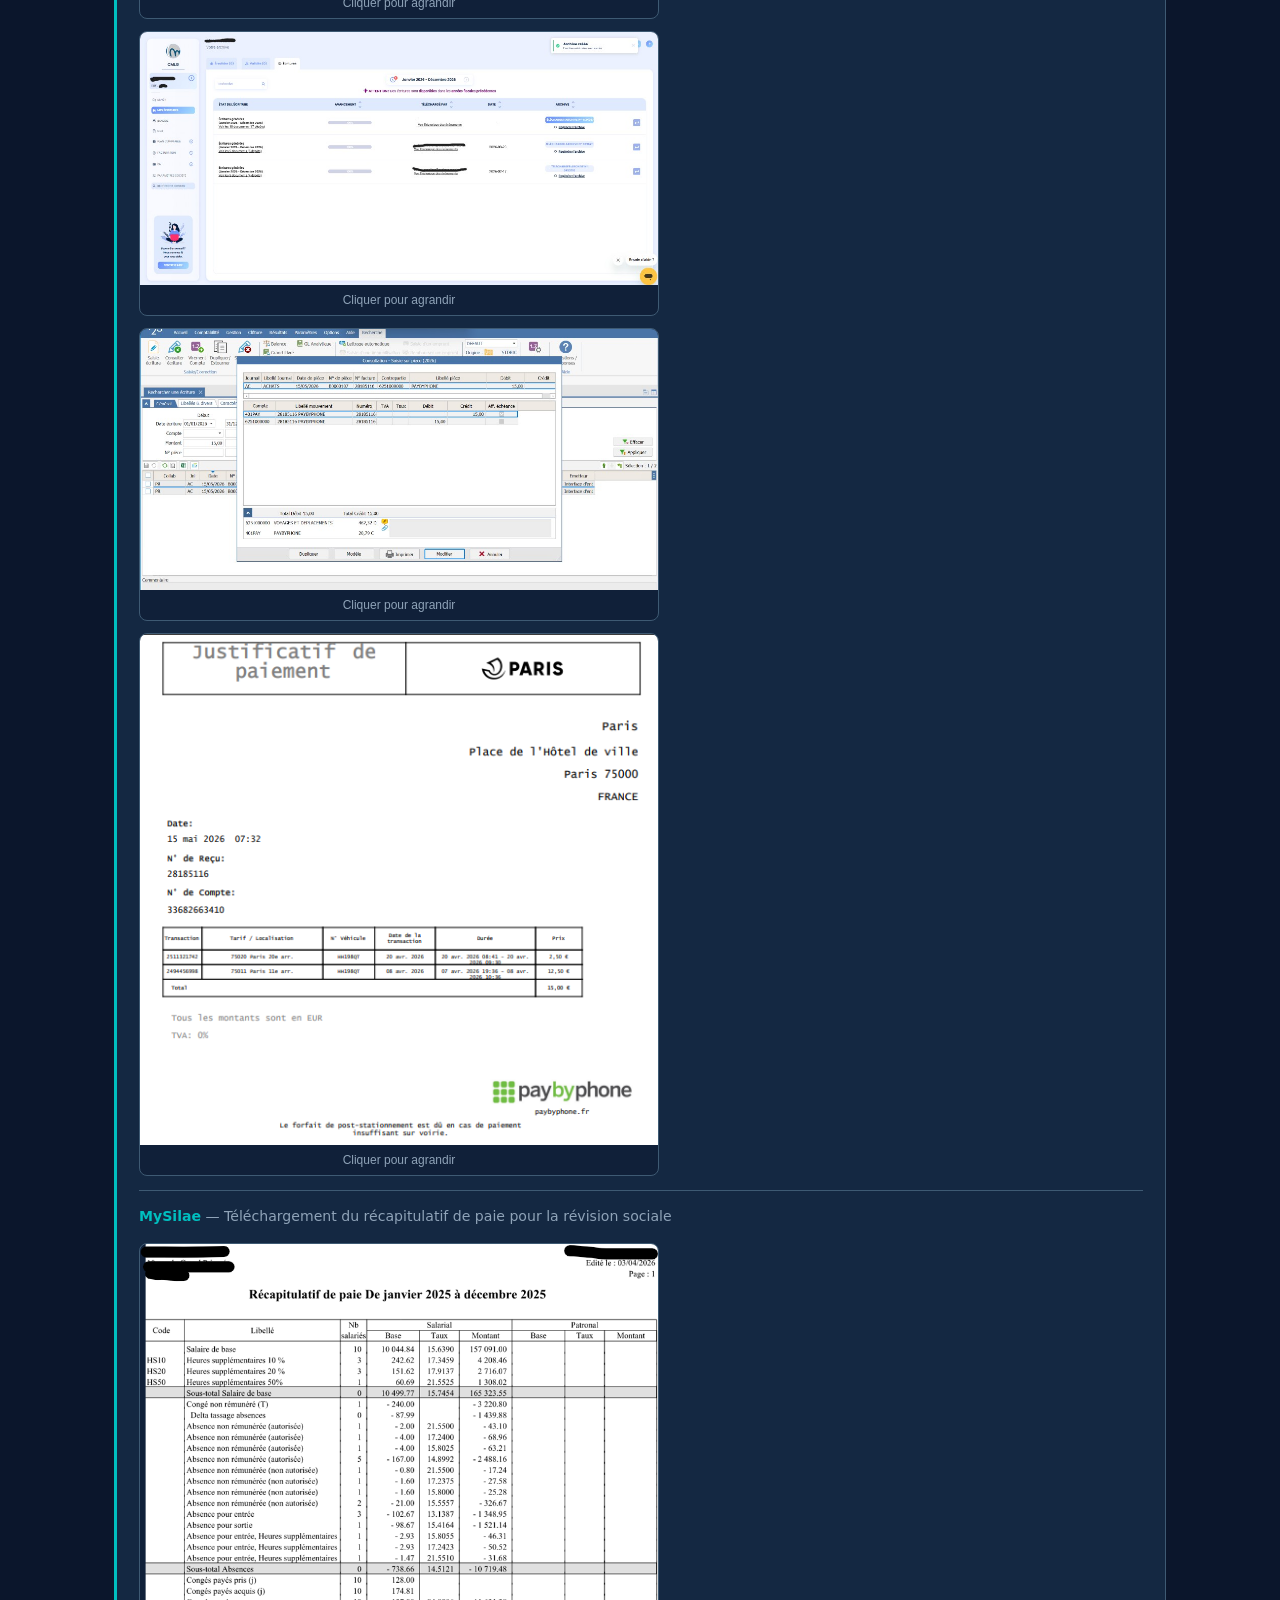
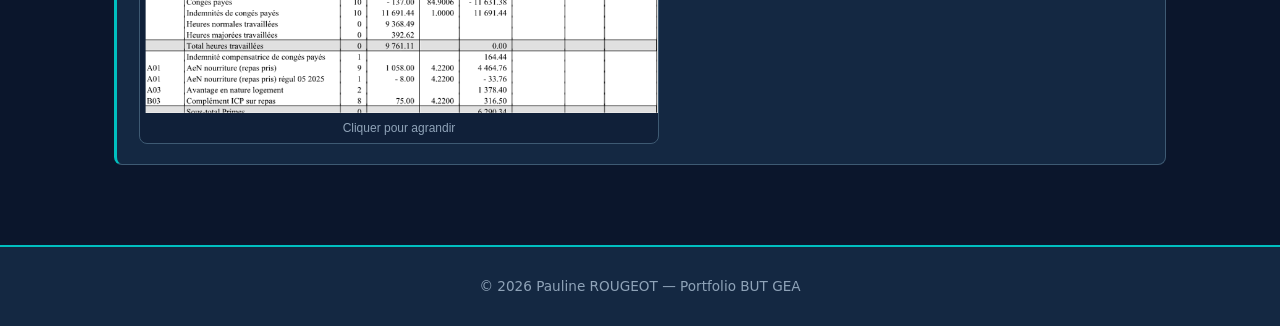
<file: c4.html>
<!DOCTYPE html>
<html lang="fr">
<head>
  <meta charset="UTF-8" />
  <meta name="viewport" content="width=device-width, initial-scale=1.0" />
  <title>C4 — Produire</title>
  <link rel="stylesheet" href="../css/style.css" />
</head>
<body>

  <header>
    <div class="container">
      <a href="../index.html" class="nav-brand">
        <img src="../images/logo-universite-iut.png" alt="Université Gustave Eiffel — IUT Marne-la-Vallée" class="nav-logo nav-logo-univ" />
        <img src="../images/logo-esprit-gea.png" alt="Esprit GEA" class="nav-logo nav-logo-gea" />
      </a>
      <nav>
        <span class="nav-name">Pauline ROUGEOT</span>
        <a href="../index.html">Accueil</a>
        <a href="../index.html#projets">Projets</a>
      </nav>
    </div>
  </header>

  <main>
    <section class="project-hero">
      <div class="container">
        <a href="../index.html" class="back-link">← Retour aux compétences</a>
        <span class="project-badge">Compétence 4</span>
        <h1>Produire</h1>
        <p class="subtitle">Niveau 1 — Contrôler l'information comptable, fiscale et sociale produite</p>
      </div>
    </section>

    <section class="project-content">
      <div class="container">

        <div class="comp-intro">
          <p class="comp-level">Composantes essentielles</p>
          <ul>
            <li>Repérer le fonctionnement juridique et comptable des organisations</li>
            <li>Respecter les règles comptables et de révision comptable</li>
            <li>Respecter les règles de droit fiscal et social</li>
            <li>S'adapter à la digitalisation des activités comptables, sociales et fiscales</li>
          </ul>
        </div>

        <div class="tabs">
          <div class="tab-list">
            <button class="tab-btn active" data-tab="c4-stage">Stage</button>
            <button class="tab-btn" data-tab="c4-sae3">SAÉ 3 — Diagnostic financier</button>
          </div>

          <div id="c4-stage" class="tab-panel active">
            <div class="proof-list">

              <div class="proof-card">
                <h3>AC 24.01 — Traiter et contrôler les opérations comptables</h3>
                <p class="proof-context">Traitement des opérations de comptabilité générale et approfondie en conformité avec les normes professionnelles.</p>
                <div class="proof-item">
                  <p class="proof-item-title"><strong>JEDECLARE</strong> — Récupération et comptabilisation des mouvements bancaires</p>
                  <div class="proof-img-group">
                    <button type="button" class="proof-img-btn" data-lightbox="../images/c4-stage/jedeclare-1.png" data-caption="JEDECLARE — Écritures générées">
                      <img src="../images/c4-stage/jedeclare-1.png" alt="JEDECLARE 1" class="proof-img" />
                      <span class="proof-img-hint">Cliquer pour agrandir</span>
                    </button>
                    <button type="button" class="proof-img-btn" data-lightbox="../images/c4-stage/jedeclare-2.png" data-caption="JEDECLARE — Dépôt des documents">
                      <img src="../images/c4-stage/jedeclare-2.png" alt="JEDECLARE 2" class="proof-img" />
                      <span class="proof-img-hint">Cliquer pour agrandir</span>
                    </button>
                    <button type="button" class="proof-img-btn" data-lightbox="../images/c4-stage/jedeclare-3.png" data-caption="JEDECLARE — Archive créée">
                      <img src="../images/c4-stage/jedeclare-3.png" alt="JEDECLARE 3" class="proof-img" />
                      <span class="proof-img-hint">Cliquer pour agrandir</span>
                    </button>
                  </div>
                </div>
                <div class="proof-item">
                  <p class="proof-item-title"><strong>Caisses</strong> — Intégration du CA via matrices Excel ou logiciels de caisse</p>
                  <div class="proof-img-group">
                    <button type="button" class="proof-img-btn" data-lightbox="../images/c4-stage/caisse-1.png" data-caption="Caisses — Rapport des articles facturables">
                      <img src="../images/c4-stage/caisse-1.png" alt="Caisses 1" class="proof-img" />
                      <span class="proof-img-hint">Cliquer pour agrandir</span>
                    </button>
                    <button type="button" class="proof-img-btn" data-lightbox="../images/c4-stage/caisse-2.png" data-caption="Caisses — Tableau de saisie recettes">
                      <img src="../images/c4-stage/caisse-2.png" alt="Caisses 2" class="proof-img" />
                      <span class="proof-img-hint">Cliquer pour agrandir</span>
                    </button>
                    <button type="button" class="proof-img-btn" data-lightbox="../images/c4-stage/caisse-3.png" data-caption="Caisses — Journal de caisse">
                      <img src="../images/c4-stage/caisse-3.png" alt="Caisses 3" class="proof-img" />
                      <span class="proof-img-hint">Cliquer pour agrandir</span>
                    </button>
                  </div>
                </div>
                <div class="proof-item">
                  <p class="proof-item-title"><strong>Immobilisations</strong> — Liste et écriture d'Immobilisations</p>
                  <div class="proof-img-group">
                    <button type="button" class="proof-img-btn" data-lightbox="../images/c4-stage/immobilisation-1.png" data-caption="Immobilisations — Saisie d'une immobilisation">
                      <img src="../images/c4-stage/immobilisation-1.png" alt="Immobilisation 1" class="proof-img" />
                      <span class="proof-img-hint">Cliquer pour agrandir</span>
                    </button>
                    <button type="button" class="proof-img-btn" data-lightbox="../images/c4-stage/immobilisation-2.png" data-caption="Immobilisations — Tableau d'amortissement">
                      <img src="../images/c4-stage/immobilisation-2.png" alt="Immobilisation 2" class="proof-img" />
                      <span class="proof-img-hint">Cliquer pour agrandir</span>
                    </button>
                    <button type="button" class="proof-img-btn" data-lightbox="../images/c4-stage/immobilisation-3.png" data-caption="Immobilisations — Détail amortissements">
                      <img src="../images/c4-stage/immobilisation-3.png" alt="Immobilisation 3" class="proof-img" />
                      <span class="proof-img-hint">Cliquer pour agrandir</span>
                    </button>
                  </div>
                </div>
                <div class="proof-item">
                  <p class="proof-item-title"><strong>OD de paie</strong> — Intégration et vérification de la comptabilisation</p>
                  <div class="proof-img-group">
                    <button type="button" class="proof-img-btn" data-lightbox="../images/c4-stage/od-paie-1.png" data-caption="OD de paie — Écritures comptables janvier">
                      <img src="../images/c4-stage/od-paie-1.png" alt="OD paie 1" class="proof-img" />
                      <span class="proof-img-hint">Cliquer pour agrandir</span>
                    </button>
                    <button type="button" class="proof-img-btn" data-lightbox="../images/c4-stage/od-paie-2.png" data-caption="OD de paie — Interface d'import">
                      <img src="../images/c4-stage/od-paie-2.png" alt="OD paie 2" class="proof-img" />
                      <span class="proof-img-hint">Cliquer pour agrandir</span>
                    </button>
                    <button type="button" class="proof-img-btn" data-lightbox="../images/c4-stage/od-paie-3.png" data-caption="OD de paie — Grand livre salaires">
                      <img src="../images/c4-stage/od-paie-3.png" alt="OD paie 3" class="proof-img" />
                      <span class="proof-img-hint">Cliquer pour agrandir</span>
                    </button>
                  </div>
                </div>
              </div>

              <div class="proof-card">
                <h3>AC 24.02 — Distinguer les acteurs et l'environnement réglementaire</h3>
                <p class="proof-context">Échanges avec clients, fournisseurs et collaborateurs pour obtenir les justificatifs nécessaires.</p>
                <div class="proof-item">
                  <p class="proof-item-title"><strong>Mails et téléphone</strong> — Échanges avec clients, fournisseurs et collaborateurs</p>
                  <div class="proof-img-group">
                    <button type="button" class="proof-img-btn" data-lightbox="../images/c4-stage/mails-telephone-1.png" data-caption="Mails et téléphone — Réception facture fournisseur">
                      <img src="../images/c4-stage/mails-telephone-1.png" alt="Mails et téléphone 1" class="proof-img" />
                      <span class="proof-img-hint">Cliquer pour agrandir</span>
                    </button>
                    <button type="button" class="proof-img-btn" data-lightbox="../images/c4-stage/mails-telephone-2.png" data-caption="Mails et téléphone — Demande de factures manquantes">
                      <img src="../images/c4-stage/mails-telephone-2.png" alt="Mails et téléphone 2" class="proof-img" />
                      <span class="proof-img-hint">Cliquer pour agrandir</span>
                    </button>
                  </div>
                </div>
                <div class="proof-item">
                  <p class="proof-item-title"><strong>Teams</strong> — Échange avec le tuteur (IS, stocks dépôt-vente, TVA)</p>
                  <button type="button" class="proof-img-btn" data-lightbox="../images/c4-stage/teams.png" data-caption="Teams — Échange technique avec le tuteur">
                    <img src="../images/c4-stage/teams.png" alt="Teams" class="proof-img" />
                    <span class="proof-img-hint">Cliquer pour agrandir</span>
                  </button>
                </div>
                <div class="proof-item">
                  <p class="proof-item-title"><strong>PV d'AG</strong> — Saisie et résultat</p>
                  <div class="proof-img-group">
                    <button type="button" class="proof-img-btn" data-lightbox="../images/c4-stage/pvag-1.png" data-caption="PV d'AG — Saisie dans le logiciel">
                      <img src="../images/c4-stage/pvag-1.png" alt="PV d'AG 1" class="proof-img" />
                      <span class="proof-img-hint">Cliquer pour agrandir</span>
                    </button>
                    <button type="button" class="proof-img-btn" data-lightbox="../images/c4-stage/pvag-2.png" data-caption="PV d'AG — Procès-verbal final">
                      <img src="../images/c4-stage/pvag-2.png" alt="PV d'AG 2" class="proof-img" />
                      <span class="proof-img-hint">Cliquer pour agrandir</span>
                    </button>
                  </div>
                </div>
                <div class="proof-item">
                  <p class="proof-item-title"><strong>Rapport de gestion</strong></p>
                  <button type="button" class="proof-img-btn" data-lightbox="../images/c4-stage/rapport-gestion.png" data-caption="Rapport de gestion">
                    <img src="../images/c4-stage/rapport-gestion.png" alt="Rapport de gestion" class="proof-img" />
                    <span class="proof-img-hint">Cliquer pour agrandir</span>
                  </button>
                </div>
                <div class="proof-item">
                  <p class="proof-item-title"><strong>Déclaration de confidentialité</strong></p>
                  <button type="button" class="proof-img-btn" data-lightbox="../images/c4-stage/declaration-confidentialite.png" data-caption="Déclaration de confidentialité">
                    <img src="../images/c4-stage/declaration-confidentialite.png" alt="Déclaration de confidentialité" class="proof-img" />
                    <span class="proof-img-hint">Cliquer pour agrandir</span>
                  </button>
                </div>
              </div>

              <div class="proof-card">
                <h3>AC 24.03 — Prendre en charge la révision comptable</h3>
                <p class="proof-context">Contrôle des cycles fournisseur, client et social : lettrage et revue du social.</p>
                <div class="proof-item">
                  <p class="proof-item-title"><strong>Lettrage fournisseurs</strong> — Rapprochement factures et règlements</p>
                  <div class="proof-img-group">
                    <button type="button" class="proof-img-btn" data-lightbox="../images/c4-stage/lettrage-fournisseurs-1.png" data-caption="Lettrage fournisseurs — Validation lettrage">
                      <img src="../images/c4-stage/lettrage-fournisseurs-1.png" alt="Lettrage fournisseurs 1" class="proof-img" />
                      <span class="proof-img-hint">Cliquer pour agrandir</span>
                    </button>
                    <button type="button" class="proof-img-btn" data-lightbox="../images/c4-stage/lettrage-fournisseurs-2.png" data-caption="Lettrage fournisseurs — Grand livre fournisseurs">
                      <img src="../images/c4-stage/lettrage-fournisseurs-2.png" alt="Lettrage fournisseurs 2" class="proof-img" />
                      <span class="proof-img-hint">Cliquer pour agrandir</span>
                    </button>
                  </div>
                </div>
                <div class="proof-item">
                  <p class="proof-item-title"><strong>Révision rémunérations</strong> — Comparaison avec le récapitulatif de paie</p>
                  <div class="proof-img-group">
                    <button type="button" class="proof-img-btn" data-lightbox="../images/c4-stage/revision-remunerations-1.png" data-caption="Révision rémunérations — Vue comptable">
                      <img src="../images/c4-stage/revision-remunerations-1.png" alt="Révision rémunérations 1" class="proof-img" />
                      <span class="proof-img-hint">Cliquer pour agrandir</span>
                    </button>
                    <button type="button" class="proof-img-btn" data-lightbox="../images/c4-stage/revision-remunerations-2.png" data-caption="Révision rémunérations — Détail paie">
                      <img src="../images/c4-stage/revision-remunerations-2.png" alt="Révision rémunérations 2" class="proof-img" />
                      <span class="proof-img-hint">Cliquer pour agrandir</span>
                    </button>
                  </div>
                </div>
                <div class="proof-item">
                  <p class="proof-item-title"><strong>Révision cotisations sociales</strong> — Comparaison avec le détail des cotisations</p>
                  <div class="proof-img-group">
                    <button type="button" class="proof-img-btn" data-lightbox="../images/c4-stage/revision-cotisations-1.png" data-caption="Révision cotisations — Comptes de cotisations">
                      <img src="../images/c4-stage/revision-cotisations-1.png" alt="Révision cotisations 1" class="proof-img" />
                      <span class="proof-img-hint">Cliquer pour agrandir</span>
                    </button>
                    <button type="button" class="proof-img-btn" data-lightbox="../images/c4-stage/revision-cotisations-2.png" data-caption="Révision cotisations — Détail des taux et montants">
                      <img src="../images/c4-stage/revision-cotisations-2.png" alt="Révision cotisations 2" class="proof-img" />
                      <span class="proof-img-hint">Cliquer pour agrandir</span>
                    </button>
                  </div>
                </div>
              </div>

              <div class="proof-card">
                <h3>AC 24.04 — Établir les comptes annuels avec la digitalisation</h3>
                <p class="proof-context">Automatisation du traitement des factures et contrôle des écritures générées.</p>
                <div class="proof-item">
                  <p class="proof-item-title"><strong>Chaintrust</strong> — Dépôt des pièces, écritures générées et intégrées</p>
                  <div class="proof-img-group">
                    <button type="button" class="proof-img-btn" data-lightbox="../images/c4-stage/chaintrust-1.png" data-caption="Chaintrust — Dépôt">
                      <img src="../images/c4-stage/chaintrust-1.png" alt="Chaintrust 1" class="proof-img" />
                      <span class="proof-img-hint">Cliquer pour agrandir</span>
                    </button>
                    <button type="button" class="proof-img-btn" data-lightbox="../images/c4-stage/chaintrust-2.png" data-caption="Chaintrust — État des écritures">
                      <img src="../images/c4-stage/chaintrust-2.png" alt="Chaintrust 2" class="proof-img" />
                      <span class="proof-img-hint">Cliquer pour agrandir</span>
                    </button>
                    <button type="button" class="proof-img-btn" data-lightbox="../images/c4-stage/chaintrust-3.png" data-caption="Chaintrust — Archive">
                      <img src="../images/c4-stage/chaintrust-3.png" alt="Chaintrust 3" class="proof-img" />
                      <span class="proof-img-hint">Cliquer pour agrandir</span>
                    </button>
                    <button type="button" class="proof-img-btn" data-lightbox="../images/c4-stage/chaintrust-4.png" data-caption="Chaintrust — Écritures reconnues">
                      <img src="../images/c4-stage/chaintrust-4.png" alt="Chaintrust 4" class="proof-img" />
                      <span class="proof-img-hint">Cliquer pour agrandir</span>
                    </button>
                    <button type="button" class="proof-img-btn" data-lightbox="../images/c4-stage/chaintrust-5.png" data-caption="Chaintrust — Saisie pièce">
                      <img src="../images/c4-stage/chaintrust-5.png" alt="Chaintrust 5" class="proof-img" />
                      <span class="proof-img-hint">Cliquer pour agrandir</span>
                    </button>
                  </div>
                </div>
                <div class="proof-item">
                  <p class="proof-item-title"><strong>MySilae</strong> — Téléchargement du récapitulatif de paie pour la révision sociale</p>
                  <button type="button" class="proof-img-btn" data-lightbox="../images/c4-stage/mysilae.png" data-caption="MySilae — Récapitulatif de paie">
                    <img src="../images/c4-stage/mysilae.png" alt="MySilae" class="proof-img" />
                    <span class="proof-img-hint">Cliquer pour agrandir</span>
                  </button>
                </div>
              </div>

            </div>
          </div>

          <div id="c4-sae3" class="tab-panel">
            <div class="proof-list">

              <div class="proof-card">
                <h3>SAÉ 3.GC2F.02 — Diagnostic financier</h3>
                <p class="proof-context">Établir le diagnostic financier d'une entreprise après analyse des comptes annuels.</p>
                <div class="proof-item">
                  <p class="proof-item-title"><strong>Réalisation des travaux de clôture</strong> — Tableau d'amortissement et écriture de cession</p>
                  <button type="button" class="proof-img-btn" data-lightbox="../images/c4-sae3/documents-diagnostic.png" data-caption="SAÉ 3 — Documents de diagnostic">
                    <img src="../images/c4-sae3/documents-diagnostic.png" alt="Documents de diagnostic" class="proof-img" />
                    <span class="proof-img-hint">Cliquer pour agrandir</span>
                  </button>
                </div>
              </div>

            </div>
          </div>
        </div>

      </div>
    </section>
  </main>

  <footer>
    <div class="container">
      <p>© 2026 Pauline ROUGEOT — Portfolio BUT GEA</p>
    </div>
  </footer>

  <script src="../js/tabs.js"></script>
  <script src="../js/lightbox.js"></script>
</body>
</html>
</file>
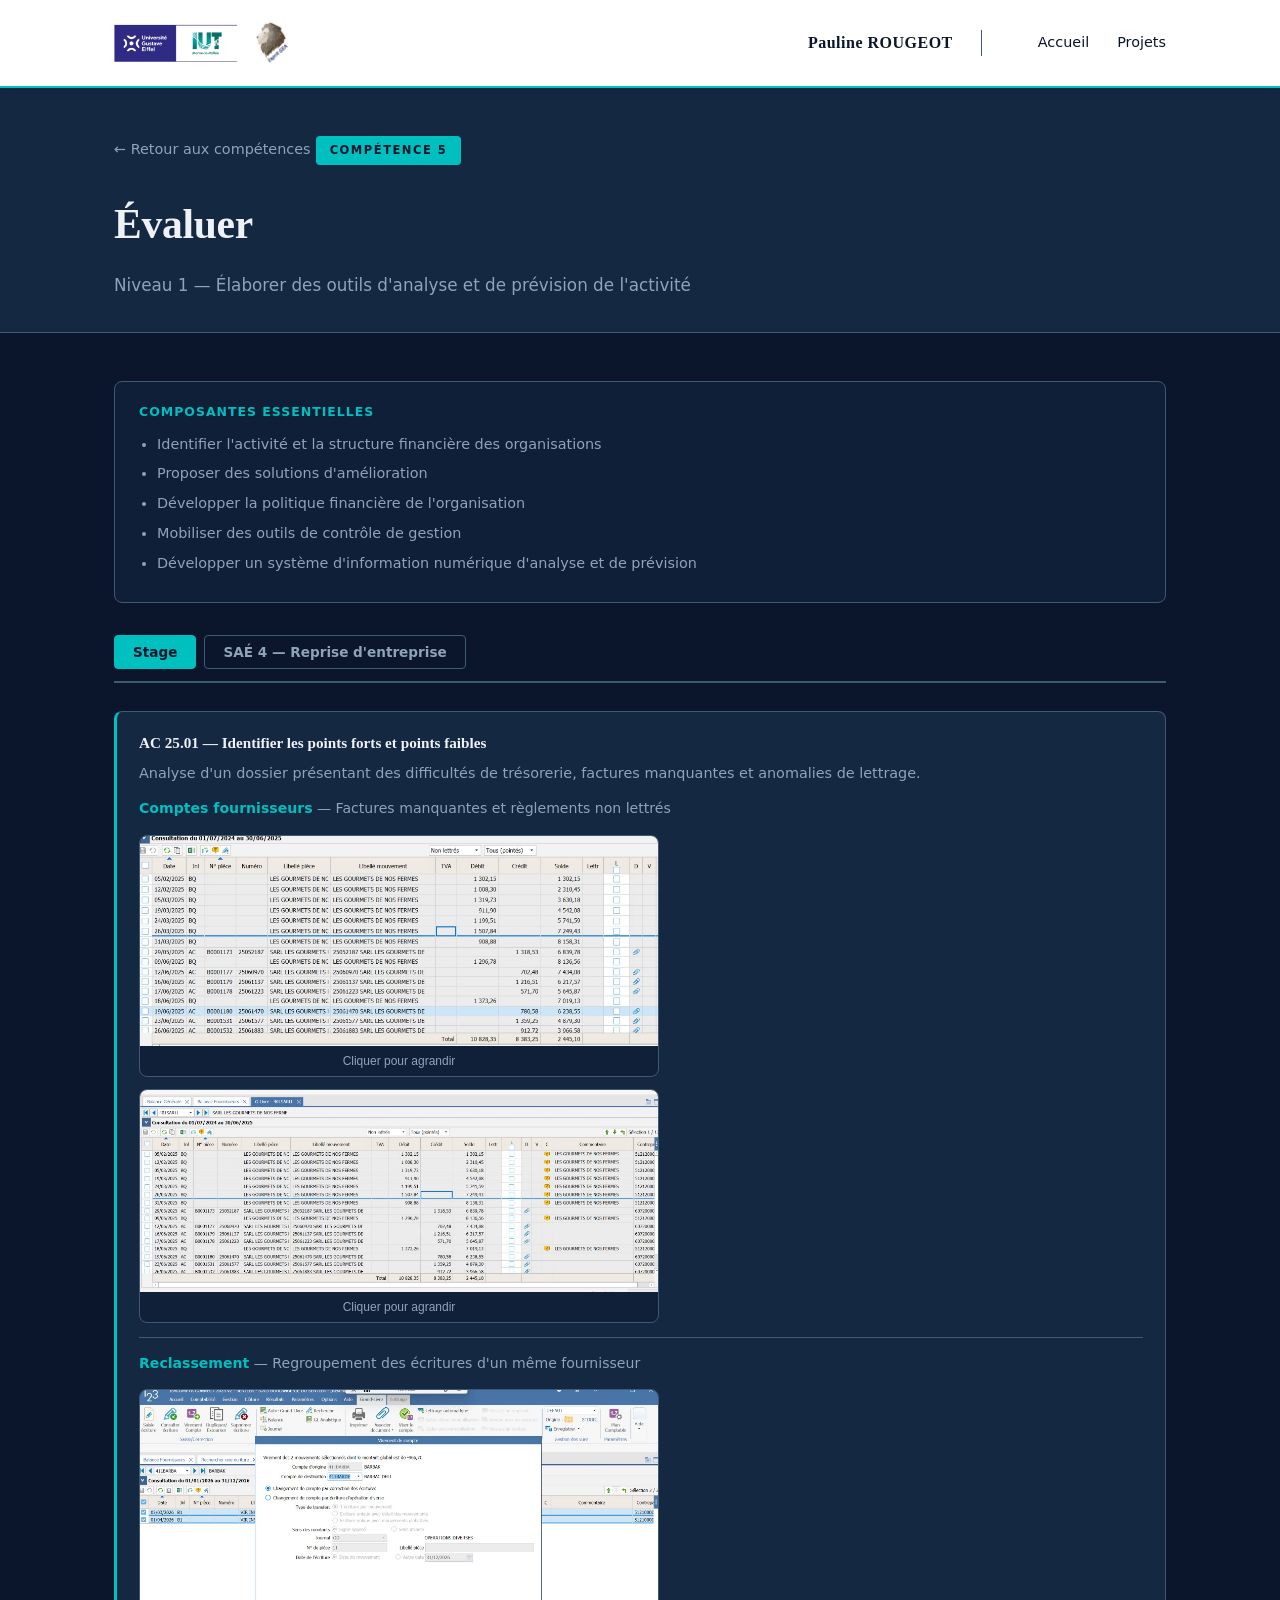
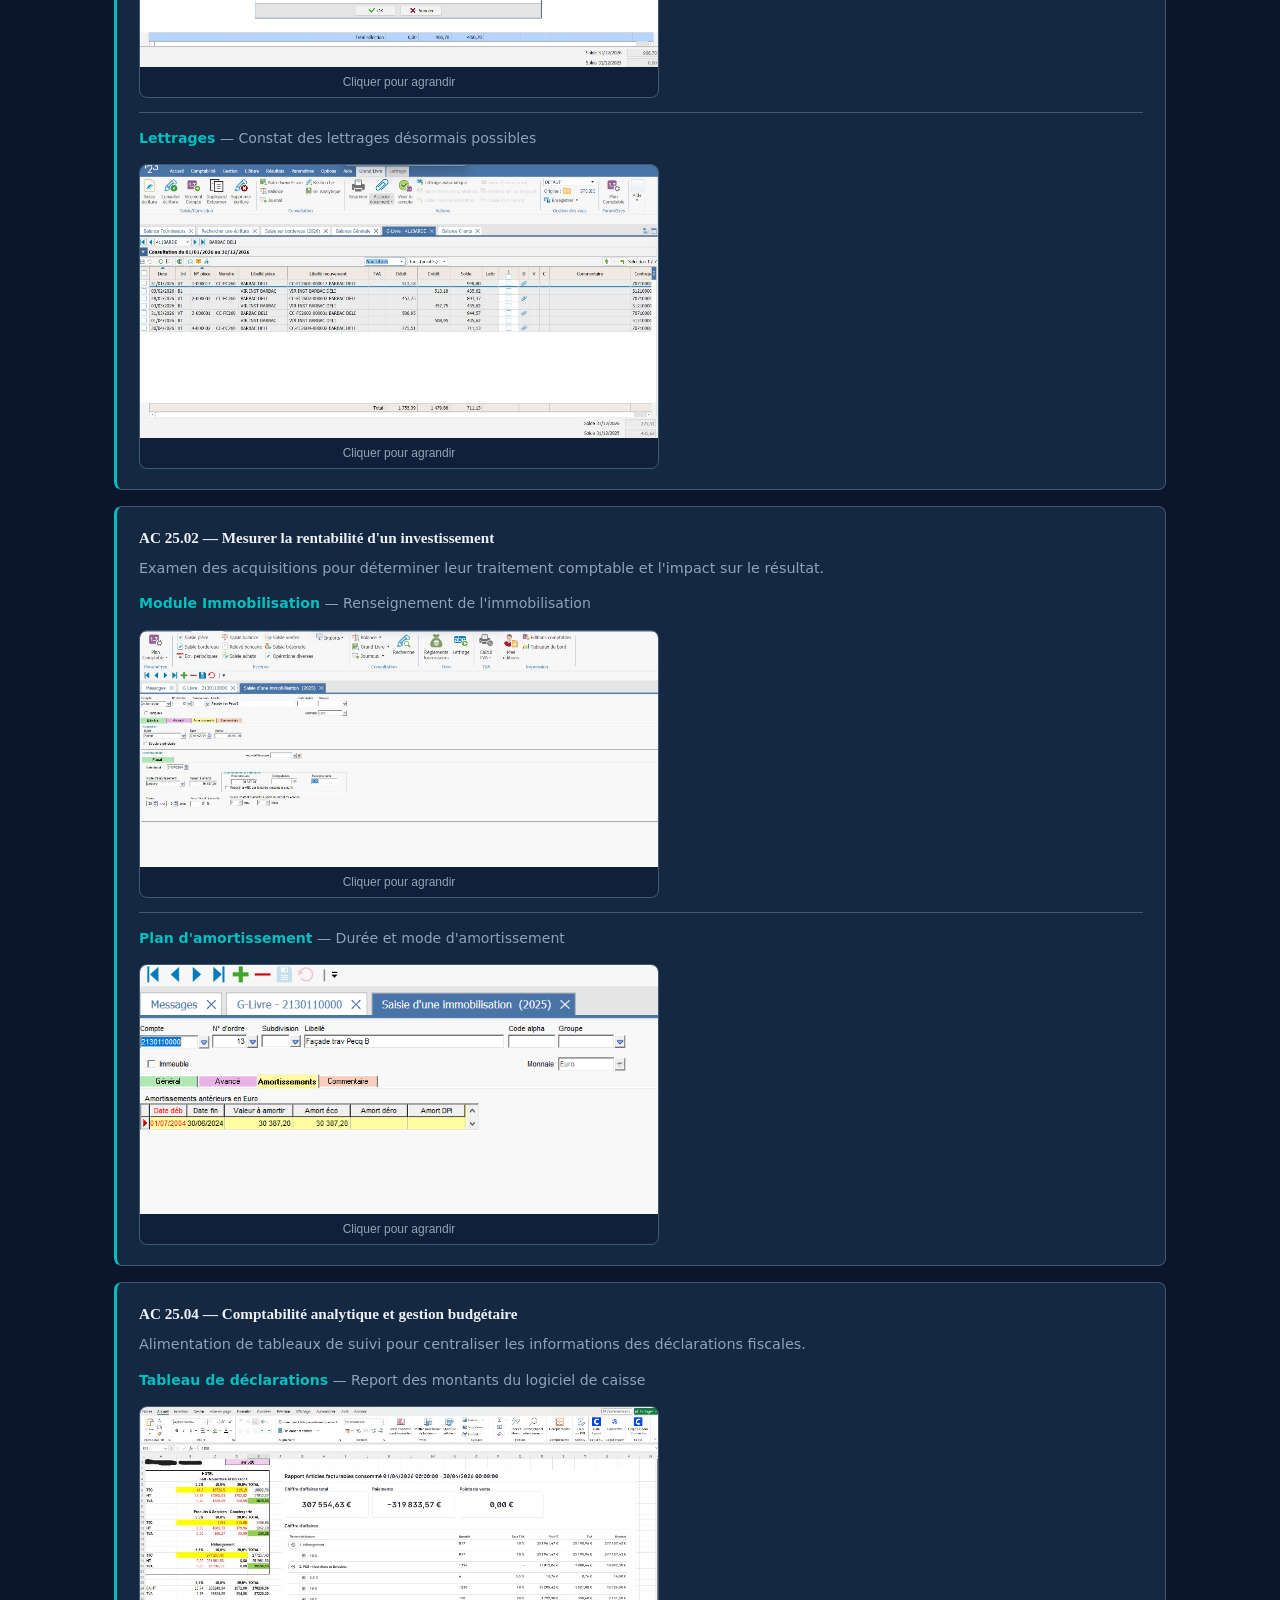
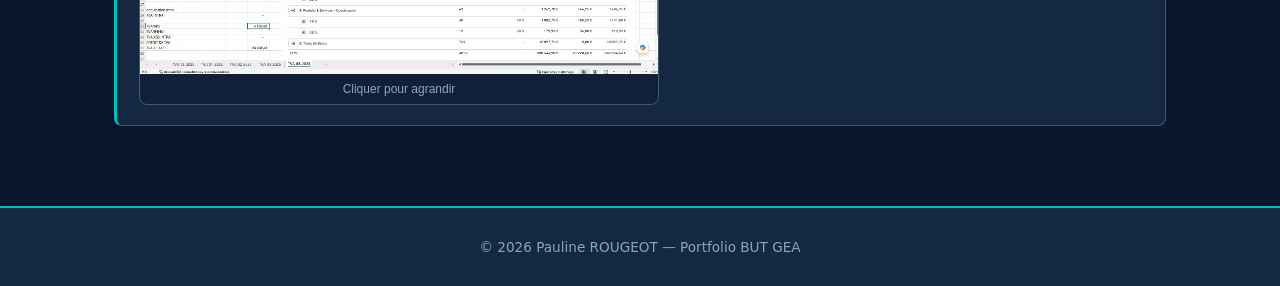
<file: c5.html>
<!DOCTYPE html>
<html lang="fr">
<head>
  <meta charset="UTF-8" />
  <meta name="viewport" content="width=device-width, initial-scale=1.0" />
  <title>C5 — Évaluer</title>
  <link rel="stylesheet" href="../css/style.css" />
</head>
<body>

  <header>
    <div class="container">
      <a href="../index.html" class="nav-brand">
        <img src="../images/logo-universite-iut.png" alt="Université Gustave Eiffel — IUT Marne-la-Vallée" class="nav-logo nav-logo-univ" />
        <img src="../images/logo-esprit-gea.png" alt="Esprit GEA" class="nav-logo nav-logo-gea" />
      </a>
      <nav>
        <span class="nav-name">Pauline ROUGEOT</span>
        <a href="../index.html">Accueil</a>
        <a href="../index.html#projets">Projets</a>
      </nav>
    </div>
  </header>

  <main>
    <section class="project-hero">
      <div class="container">
        <a href="../index.html" class="back-link">← Retour aux compétences</a>
        <span class="project-badge">Compétence 5</span>
        <h1>Évaluer</h1>
        <p class="subtitle">Niveau 1 — Élaborer des outils d'analyse et de prévision de l'activité</p>
      </div>
    </section>

    <section class="project-content">
      <div class="container">

        <div class="comp-intro">
          <p class="comp-level">Composantes essentielles</p>
          <ul>
            <li>Identifier l'activité et la structure financière des organisations</li>
            <li>Proposer des solutions d'amélioration</li>
            <li>Développer la politique financière de l'organisation</li>
            <li>Mobiliser des outils de contrôle de gestion</li>
            <li>Développer un système d'information numérique d'analyse et de prévision</li>
          </ul>
        </div>

        <div class="tabs">
          <div class="tab-list">
            <button class="tab-btn active" data-tab="c5-stage">Stage</button>
            <button class="tab-btn" data-tab="c5-sae4">SAÉ 4 — Reprise d'entreprise</button>
          </div>

          <div id="c5-stage" class="tab-panel active">
            <div class="proof-list">

              <div class="proof-card">
                <h3>AC 25.01 — Identifier les points forts et points faibles</h3>
                <p class="proof-context">Analyse d'un dossier présentant des difficultés de trésorerie, factures manquantes et anomalies de lettrage.</p>
                <div class="proof-item">
                  <p class="proof-item-title"><strong>Comptes fournisseurs</strong> — Factures manquantes et règlements non lettrés</p>
                  <div class="proof-img-group">
                    <button type="button" class="proof-img-btn" data-lightbox="../images/c5-stage/comptes-fournisseurs-1.png" data-caption="Comptes fournisseurs — Vue 1">
                      <img src="../images/c5-stage/comptes-fournisseurs-1.png" alt="Comptes fournisseurs 1" class="proof-img" />
                      <span class="proof-img-hint">Cliquer pour agrandir</span>
                    </button>
                    <button type="button" class="proof-img-btn" data-lightbox="../images/c5-stage/comptes-fournisseurs-2.png" data-caption="Comptes fournisseurs — Vue 2">
                      <img src="../images/c5-stage/comptes-fournisseurs-2.png" alt="Comptes fournisseurs 2" class="proof-img" />
                      <span class="proof-img-hint">Cliquer pour agrandir</span>
                    </button>
                  </div>
                </div>
                <div class="proof-item">
                  <p class="proof-item-title"><strong>Reclassement</strong> — Regroupement des écritures d'un même fournisseur</p>
                  <button type="button" class="proof-img-btn" data-lightbox="../images/c5-stage/reclassement.png" data-caption="Reclassement des écritures">
                    <img src="../images/c5-stage/reclassement.png" alt="Reclassement" class="proof-img" />
                    <span class="proof-img-hint">Cliquer pour agrandir</span>
                  </button>
                </div>
                <div class="proof-item">
                  <p class="proof-item-title"><strong>Lettrages</strong> — Constat des lettrages désormais possibles</p>
                  <button type="button" class="proof-img-btn" data-lightbox="../images/c5-stage/lettrages.png" data-caption="Lettrages fournisseurs">
                    <img src="../images/c5-stage/lettrages.png" alt="Lettrages" class="proof-img" />
                    <span class="proof-img-hint">Cliquer pour agrandir</span>
                  </button>
                </div>
              </div>

              <div class="proof-card">
                <h3>AC 25.02 — Mesurer la rentabilité d'un investissement</h3>
                <p class="proof-context">Examen des acquisitions pour déterminer leur traitement comptable et l'impact sur le résultat.</p>
                <div class="proof-item">
                  <p class="proof-item-title"><strong>Module Immobilisation</strong> — Renseignement de l'immobilisation</p>
                  <button type="button" class="proof-img-btn" data-lightbox="../images/c5-stage/module-immobilisation.png" data-caption="Module Immobilisation">
                    <img src="../images/c5-stage/module-immobilisation.png" alt="Module Immobilisation" class="proof-img" />
                    <span class="proof-img-hint">Cliquer pour agrandir</span>
                  </button>
                </div>
                <div class="proof-item">
                  <p class="proof-item-title"><strong>Plan d'amortissement</strong> — Durée et mode d'amortissement</p>
                  <button type="button" class="proof-img-btn" data-lightbox="../images/c5-stage/plan-amortissement.png" data-caption="Plan d'amortissement">
                    <img src="../images/c5-stage/plan-amortissement.png" alt="Plan d'amortissement" class="proof-img" />
                    <span class="proof-img-hint">Cliquer pour agrandir</span>
                  </button>
                </div>
              </div>

              <div class="proof-card">
                <h3>AC 25.04 — Comptabilité analytique et gestion budgétaire</h3>
                <p class="proof-context">Alimentation de tableaux de suivi pour centraliser les informations des déclarations fiscales.</p>
                <div class="proof-item">
                  <p class="proof-item-title"><strong>Tableau de déclarations</strong> — Report des montants du logiciel de caisse</p>
                  <button type="button" class="proof-img-btn" data-lightbox="../images/c5-stage/tableau-declaration.png" data-caption="Tableau de déclarations">
                    <img src="../images/c5-stage/tableau-declaration.png" alt="Tableau de déclarations" class="proof-img" />
                    <span class="proof-img-hint">Cliquer pour agrandir</span>
                  </button>
                </div>
              </div>


            </div>
          </div>

          <div id="c5-sae4" class="tab-panel">
            <div class="proof-list">

              <div class="proof-card">
                <h3>AC 25.03 — Prévisions et financement</h3>
                <p class="proof-context">Évaluation des besoins de financement et de la capacité de remboursement dans le cadre d'une demande d'emprunt bancaire.</p>
                <div class="proof-item">
                  <p class="proof-item-title"><strong>CAF et ratios financiers</strong> — Calcul des indicateurs de financement</p>
                  <div class="proof-img-group">
                    <button type="button" class="proof-img-btn" data-lightbox="../images/c5-sae4/caf-ratios-1.png" data-caption="CAF et ratios financiers — Vue 1">
                      <img src="../images/c5-sae4/caf-ratios-1.png" alt="CAF et ratios 1" class="proof-img" />
                      <span class="proof-img-hint">Cliquer pour agrandir</span>
                    </button>
                    <button type="button" class="proof-img-btn" data-lightbox="../images/c5-sae4/caf-ratios-2.png" data-caption="CAF et ratios financiers — Vue 2">
                      <img src="../images/c5-sae4/caf-ratios-2.png" alt="CAF et ratios 2" class="proof-img" />
                      <span class="proof-img-hint">Cliquer pour agrandir</span>
                    </button>
                  </div>
                </div>
              </div>

              <div class="proof-card">
                <h3>AC 25.04 — Masse salariale et rentabilité</h3>
                <p class="proof-context">Analyse du poids de la masse salariale dans les charges pour évaluer l'impact sur la rentabilité du projet.</p>
                <div class="proof-item">
                  <p class="proof-item-title"><strong>Fichier Masse Salariale</strong> — Calcul des ratios</p>
                  <button type="button" class="proof-img-btn" data-lightbox="../images/c5-sae4/fichier-masse-salariale.png" data-caption="Fichier masse salariale">
                    <img src="../images/c5-sae4/fichier-masse-salariale.png" alt="Fichier masse salariale" class="proof-img" />
                    <span class="proof-img-hint">Cliquer pour agrandir</span>
                  </button>
                </div>
              </div>

              <div class="proof-card">
                <h3>SAÉ 4.GC2F.02 — Fiabilité d'une reprise d'entreprise</h3>
                <p class="proof-context">Analyser la fiabilité d'un projet de reprise d'entreprise.</p>
                <ul class="proof-docs">
                  <li><strong>Documents d'analyse</strong> — Évaluation de la viabilité du projet de reprise</li>
                </ul>
              </div>

            </div>
          </div>
        </div>

      </div>
    </section>
  </main>

  <footer>
    <div class="container">
      <p>© 2026 Pauline ROUGEOT — Portfolio BUT GEA</p>
    </div>
  </footer>

  <script src="../js/tabs.js"></script>
  <script src="../js/lightbox.js"></script>
</body>
</html>
</file>
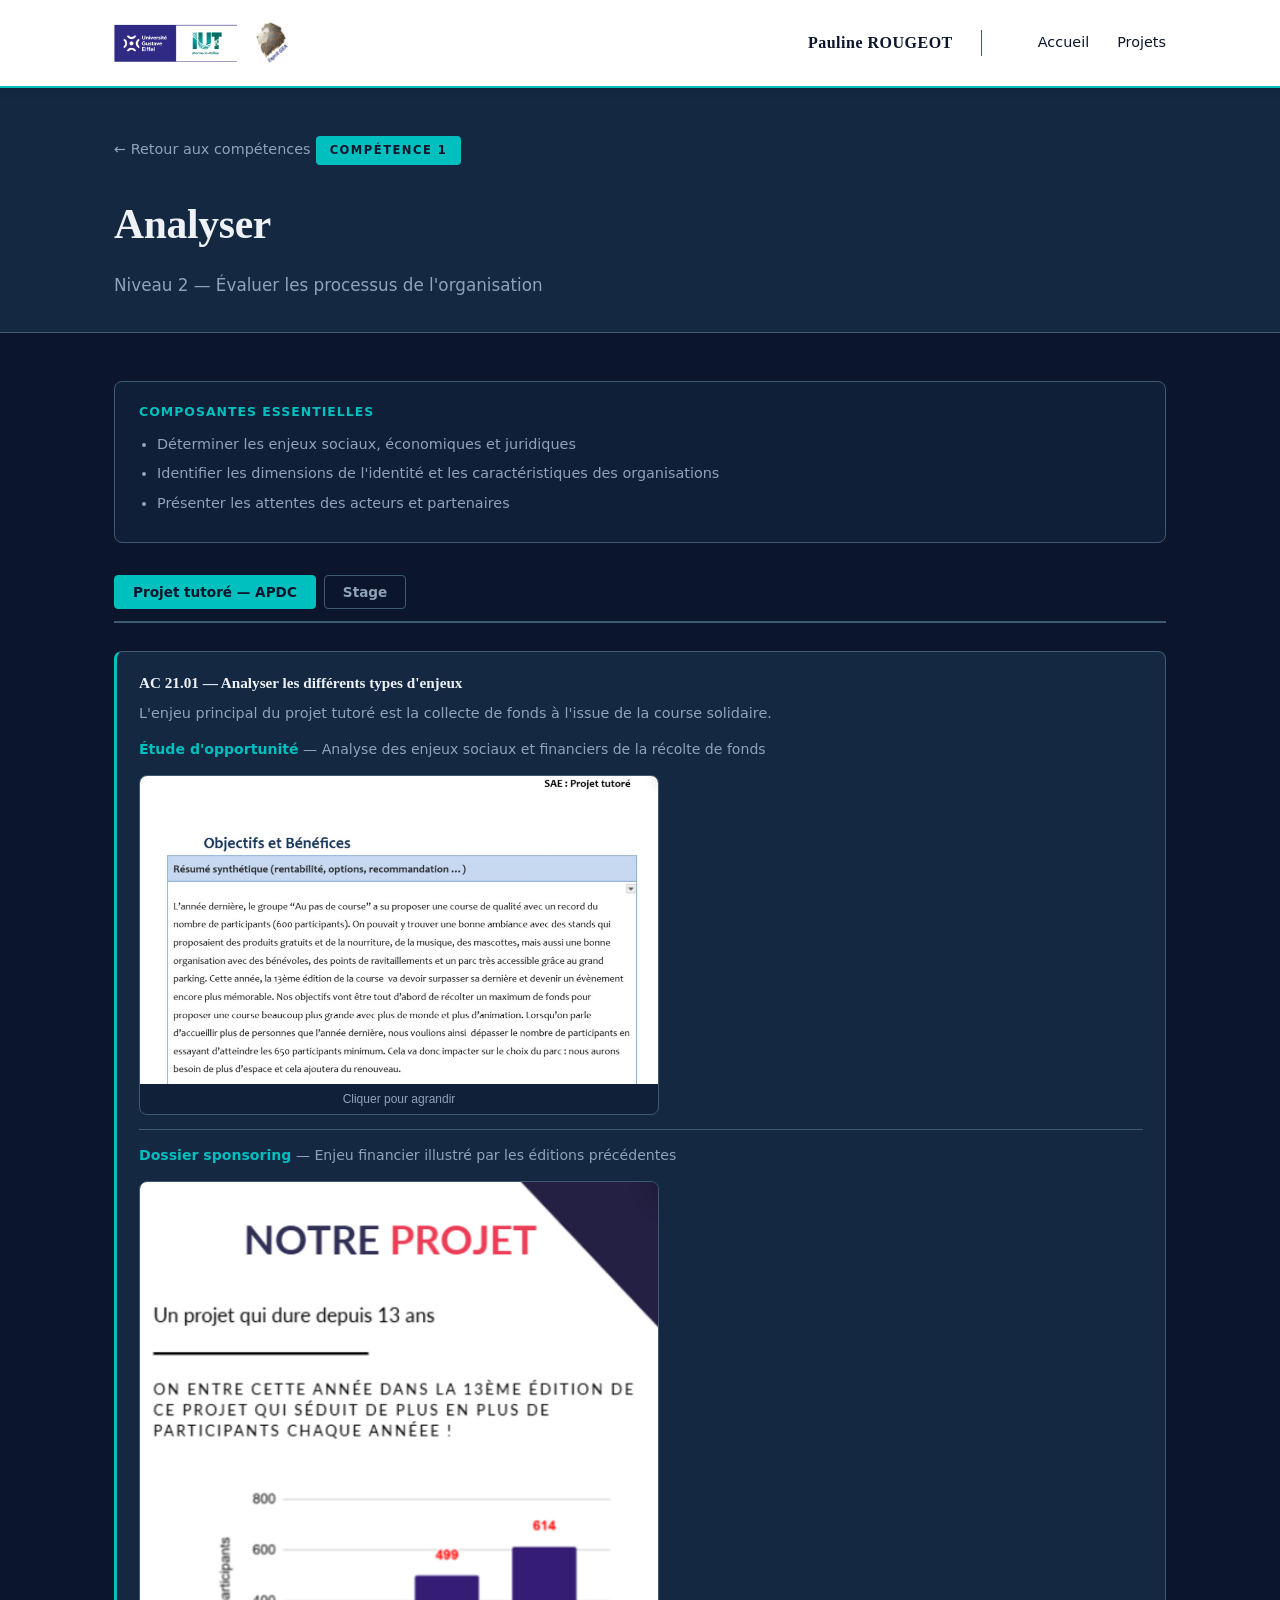
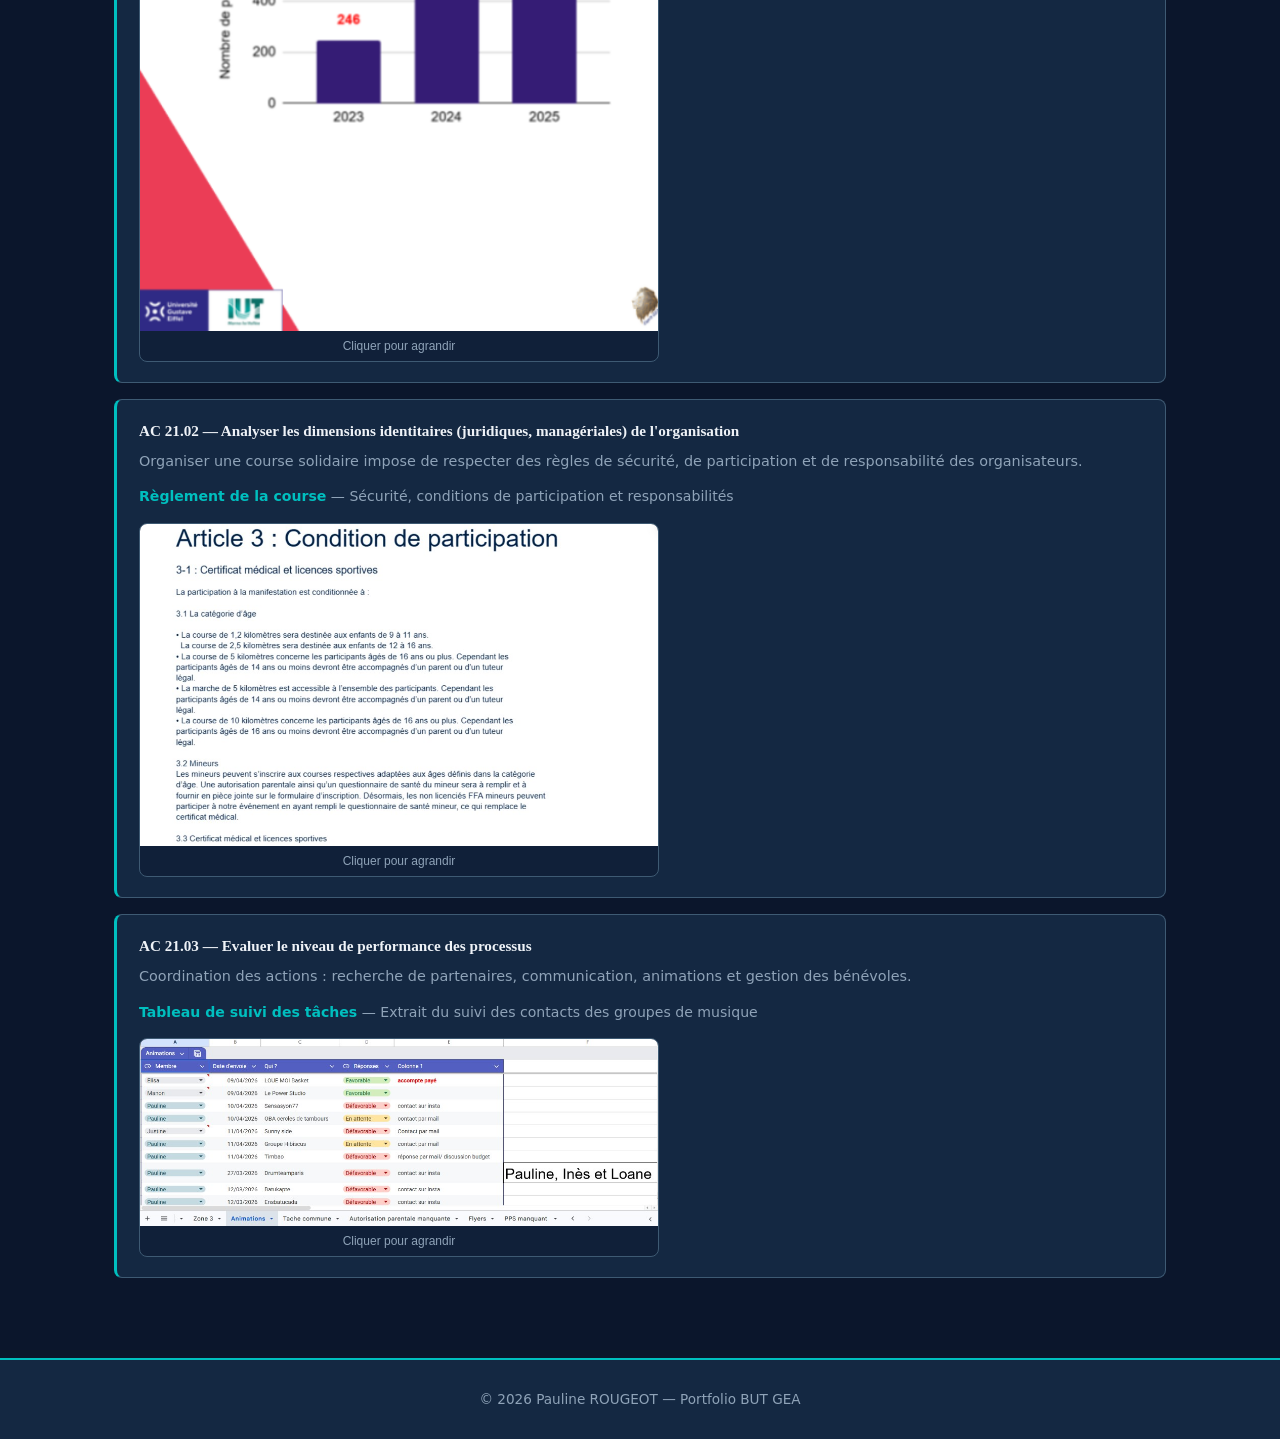
<file: projects/c1.html>
<!DOCTYPE html>
<html lang="fr">
<head>
  <meta charset="UTF-8" />
  <meta name="viewport" content="width=device-width, initial-scale=1.0" />
  <title>C1 — Analyser</title>
  <link rel="stylesheet" href="../css/style.css" />
</head>
<body>

  <header>
    <div class="container">
      <a href="../index.html" class="nav-brand">
        <img src="../images/logo-universite-iut.png" alt="Université Gustave Eiffel — IUT Marne-la-Vallée" class="nav-logo nav-logo-univ" />
        <img src="../images/logo-esprit-gea.png" alt="Esprit GEA" class="nav-logo nav-logo-gea" />
      </a>
      <nav>
        <span class="nav-name">Pauline ROUGEOT</span>
        <a href="../index.html">Accueil</a>
        <a href="../index.html#projets">Projets</a>
      </nav>
    </div>
  </header>

  <main>
    <section class="project-hero">
      <div class="container">
        <a href="../index.html" class="back-link">← Retour aux compétences</a>
        <span class="project-badge">Compétence 1</span>
        <h1>Analyser</h1>
        <p class="subtitle">Niveau 2 — Évaluer les processus de l'organisation</p>
      </div>
    </section>

    <section class="project-content">
      <div class="container">

        <div class="comp-intro">
          <p class="comp-level">Composantes essentielles</p>
          <ul>
            <li>Déterminer les enjeux sociaux, économiques et juridiques</li>
            <li>Identifier les dimensions de l'identité et les caractéristiques des organisations</li>
            <li>Présenter les attentes des acteurs et partenaires</li>
          </ul>
        </div>

        <div class="tabs">
          <div class="tab-list">
            <button class="tab-btn active" data-tab="c1-apdc">Projet tutoré — APDC</button>
            <button class="tab-btn" data-tab="c1-stage">Stage</button>
          </div>

          <div id="c1-apdc" class="tab-panel active">
            <div class="proof-list">

              <div class="proof-card">
                <h3>AC 21.01 — Analyser les différents types d'enjeux</h3>
                <p class="proof-context">L'enjeu principal du projet tutoré est la collecte de fonds à l'issue de la course solidaire.</p>

                <div class="proof-item">
                  <p class="proof-item-title"><strong>Étude d'opportunité</strong> — Analyse des enjeux sociaux et financiers de la récolte de fonds</p>
                  <button type="button" class="proof-img-btn" data-lightbox="../images/c1-apdc/etude-opportunite.png" data-caption="Étude d'opportunité — Objectifs et bénéfices">
                    <img src="../images/c1-apdc/etude-opportunite.png" alt="Étude d'opportunité" class="proof-img" />
                    <span class="proof-img-hint">Cliquer pour agrandir</span>
                  </button>
                </div>

                <div class="proof-item">
                  <p class="proof-item-title"><strong>Dossier sponsoring</strong> — Enjeu financier illustré par les éditions précédentes</p>
                  <button type="button" class="proof-img-btn" data-lightbox="../images/c1-apdc/dossier-sponsoring.png" data-caption="Dossier sponsoring — Évolution des participants">
                    <img src="../images/c1-apdc/dossier-sponsoring.png" alt="Dossier sponsoring" class="proof-img" />
                    <span class="proof-img-hint">Cliquer pour agrandir</span>
                  </button>
                </div>
              </div>

              <div class="proof-card">
                <h3>AC 21.02 — Analyser les dimensions identitaires (juridiques, managériales) de l'organisation</h3>
                <p class="proof-context">Organiser une course solidaire impose de respecter des règles de sécurité, de participation et de responsabilité des organisateurs.</p>

                <div class="proof-item">
                  <p class="proof-item-title"><strong>Règlement de la course</strong> — Sécurité, conditions de participation et responsabilités</p>
                  <button type="button" class="proof-img-btn" data-lightbox="../images/c1-apdc/reglement-course.png" data-caption="Règlement de la course — Conditions de participation">
                    <img src="../images/c1-apdc/reglement-course.png" alt="Règlement de la course" class="proof-img" />
                    <span class="proof-img-hint">Cliquer pour agrandir</span>
                  </button>
                </div>
              </div>

              <div class="proof-card">
                <h3>AC 21.03 — Evaluer le niveau de performance des processus</h3>
                <p class="proof-context">Coordination des actions : recherche de partenaires, communication, animations et gestion des bénévoles.</p>

                <div class="proof-item">
                  <p class="proof-item-title"><strong>Tableau de suivi des tâches</strong> — Extrait du suivi des contacts des groupes de musique</p>
                  <button type="button" class="proof-img-btn" data-lightbox="../images/c1-apdc/tableau-suivi-taches.png" data-caption="Tableau de suivi — Contacts des groupes de musique">
                    <img src="../images/c1-apdc/tableau-suivi-taches.png" alt="Tableau de suivi des contacts des groupes de musique" class="proof-img" />
                    <span class="proof-img-hint">Cliquer pour agrandir</span>
                  </button>
                </div>
              </div>

            </div>
          </div>

          <div id="c1-stage" class="tab-panel">
            <div class="proof-list">

              <div class="proof-card">
                <h3>AC 21.02 — Analyser les dimensions identitaires (juridiques, managériales) de l'organisation</h3>
                <p class="proof-context">Identification des caractéristiques juridiques de la société et des obligations pour préparer l'approbation des comptes.</p>

                <div class="proof-item">
                  <p class="proof-item-title"><strong>PV d'AG</strong> — Préparation et établissement du procès-verbal d'assemblée générale</p>
                  <div class="proof-img-group">
                    <button type="button" class="proof-img-btn" data-lightbox="../images/c1-stage/pv-ag-1.png" data-caption="PV d'AG — Saisie des informations (i23)">
                      <img src="../images/c1-stage/pv-ag-1.png" alt="PV d'AG — Saisie i23" class="proof-img" />
                      <span class="proof-img-hint">Cliquer pour agrandir</span>
                    </button>
                    <button type="button" class="proof-img-btn" data-lightbox="../images/c1-stage/pv-ag-2.png" data-caption="PV d'AG — Procès-verbal des décisions">
                      <img src="../images/c1-stage/pv-ag-2.png" alt="PV d'AG — Procès-verbal" class="proof-img" />
                      <span class="proof-img-hint">Cliquer pour agrandir</span>
                    </button>
                  </div>
                </div>

                <div class="proof-item">
                  <p class="proof-item-title"><strong>Rapport de gestion</strong> — Présentation de l'activité et des résultats de l'exercice</p>
                  <button type="button" class="proof-img-btn" data-lightbox="../images/c1-stage/rapport-gestion.png" data-caption="Rapport de gestion">
                    <img src="../images/c1-stage/rapport-gestion.png" alt="Rapport de gestion" class="proof-img" />
                    <span class="proof-img-hint">Cliquer pour agrandir</span>
                  </button>
                </div>

                <div class="proof-item">
                  <p class="proof-item-title"><strong>Déclaration de confidentialité</strong> — Obligation légale liée au dépôt des comptes annuels</p>
                  <button type="button" class="proof-img-btn" data-lightbox="../images/c1-stage/declaration-confidentialite.png" data-caption="Déclaration de confidentialité">
                    <img src="../images/c1-stage/declaration-confidentialite.png" alt="Déclaration de confidentialité" class="proof-img" />
                    <span class="proof-img-hint">Cliquer pour agrandir</span>
                  </button>
                </div>
              </div>

              <div class="proof-card">
                <h3>AC 21.03 — Evaluer le niveau de performance des processus</h3>
                <p class="proof-context">Évaluation des outils de dématérialisation et d'automatisation comptable pour optimiser le traitement des factures.</p>

                <div class="proof-item">
                  <p class="proof-item-title"><strong>Chaintrust</strong> — Processus d'intégration automatisée des écritures comptables</p>
                  <div class="proof-img-group">
                    <button type="button" class="proof-img-btn" data-lightbox="../images/c1-stage/chaintrust-1.png" data-caption="Chaintrust — Dépôt des pièces comptables">
                      <img src="../images/c1-stage/chaintrust-1.png" alt="Chaintrust — Dépôt" class="proof-img" />
                      <span class="proof-img-hint">Cliquer pour agrandir</span>
                    </button>
                    <button type="button" class="proof-img-btn" data-lightbox="../images/c1-stage/chaintrust-2.png" data-caption="Chaintrust — Écritures générées">
                      <img src="../images/c1-stage/chaintrust-2.png" alt="Chaintrust — Écritures" class="proof-img" />
                      <span class="proof-img-hint">Cliquer pour agrandir</span>
                    </button>
                    <button type="button" class="proof-img-btn" data-lightbox="../images/c1-stage/chaintrust-3.png" data-caption="Chaintrust — Saisie des écritures en comptabilité">
                      <img src="../images/c1-stage/chaintrust-3.png" alt="Chaintrust — Saisie" class="proof-img" />
                      <span class="proof-img-hint">Cliquer pour agrandir</span>
                    </button>
                    <button type="button" class="proof-img-btn" data-lightbox="../images/c1-stage/chaintrust-4.png" data-caption="Chaintrust — Écriture intégrée en comptabilité">
                      <img src="../images/c1-stage/chaintrust-4.png" alt="Chaintrust — Écriture intégrée" class="proof-img" />
                      <span class="proof-img-hint">Cliquer pour agrandir</span>
                    </button>
                    <button type="button" class="proof-img-btn" data-lightbox="../images/c1-stage/chaintrust-5.png" data-caption="Chaintrust — Factures correspondantes">
                      <img src="../images/c1-stage/chaintrust-5.png" alt="Chaintrust — Factures" class="proof-img" />
                      <span class="proof-img-hint">Cliquer pour agrandir</span>
                    </button>
                  </div>
                </div>

                <div class="proof-item">
                  <p class="proof-item-title"><strong>Dossier de contrôle</strong> — Comptabilisation d'une facture non reconnue automatiquement</p>
                  <div class="proof-img-group">
                    <button type="button" class="proof-img-btn" data-lightbox="../images/c1-stage/dossier-controle-1.png" data-caption="Dossier de contrôle — Justificatif de paiement">
                      <img src="../images/c1-stage/dossier-controle-1.png" alt="Dossier de contrôle — Justificatif" class="proof-img" />
                      <span class="proof-img-hint">Cliquer pour agrandir</span>
                    </button>
                    <button type="button" class="proof-img-btn" data-lightbox="../images/c1-stage/dossier-controle-2.png" data-caption="Dossier de contrôle — Vérification des écritures">
                      <img src="../images/c1-stage/dossier-controle-2.png" alt="Dossier de contrôle — Vérification" class="proof-img" />
                      <span class="proof-img-hint">Cliquer pour agrandir</span>
                    </button>
                  </div>
                </div>

                <div class="proof-item">
                  <p class="proof-item-title"><strong>Lettrage fournisseur</strong> — Justification des comptes et détection d'anomalies</p>
                  <div class="proof-img-group">
                    <button type="button" class="proof-img-btn" data-lightbox="../images/c1-stage/lettrage-1.png" data-caption="Lettrage fournisseur — Rapprochement des écritures">
                      <img src="../images/c1-stage/lettrage-1.png" alt="Lettrage fournisseur" class="proof-img" />
                      <span class="proof-img-hint">Cliquer pour agrandir</span>
                    </button>
                    <button type="button" class="proof-img-btn" data-lightbox="../images/c1-stage/lettrage-2.png" data-caption="Lettrage fournisseur — Grand livre fournisseur">
                      <img src="../images/c1-stage/lettrage-2.png" alt="Grand livre fournisseur" class="proof-img" />
                      <span class="proof-img-hint">Cliquer pour agrandir</span>
                    </button>
                  </div>
                </div>
              </div>

            </div>
          </div>
        </div>

      </div>
    </section>
  </main>

  <footer>
    <div class="container">
      <p>© 2026 Pauline ROUGEOT — Portfolio BUT GEA</p>
    </div>
  </footer>

  <script src="../js/tabs.js"></script>
  <script src="../js/lightbox.js"></script>
</body>
</html>
</file>
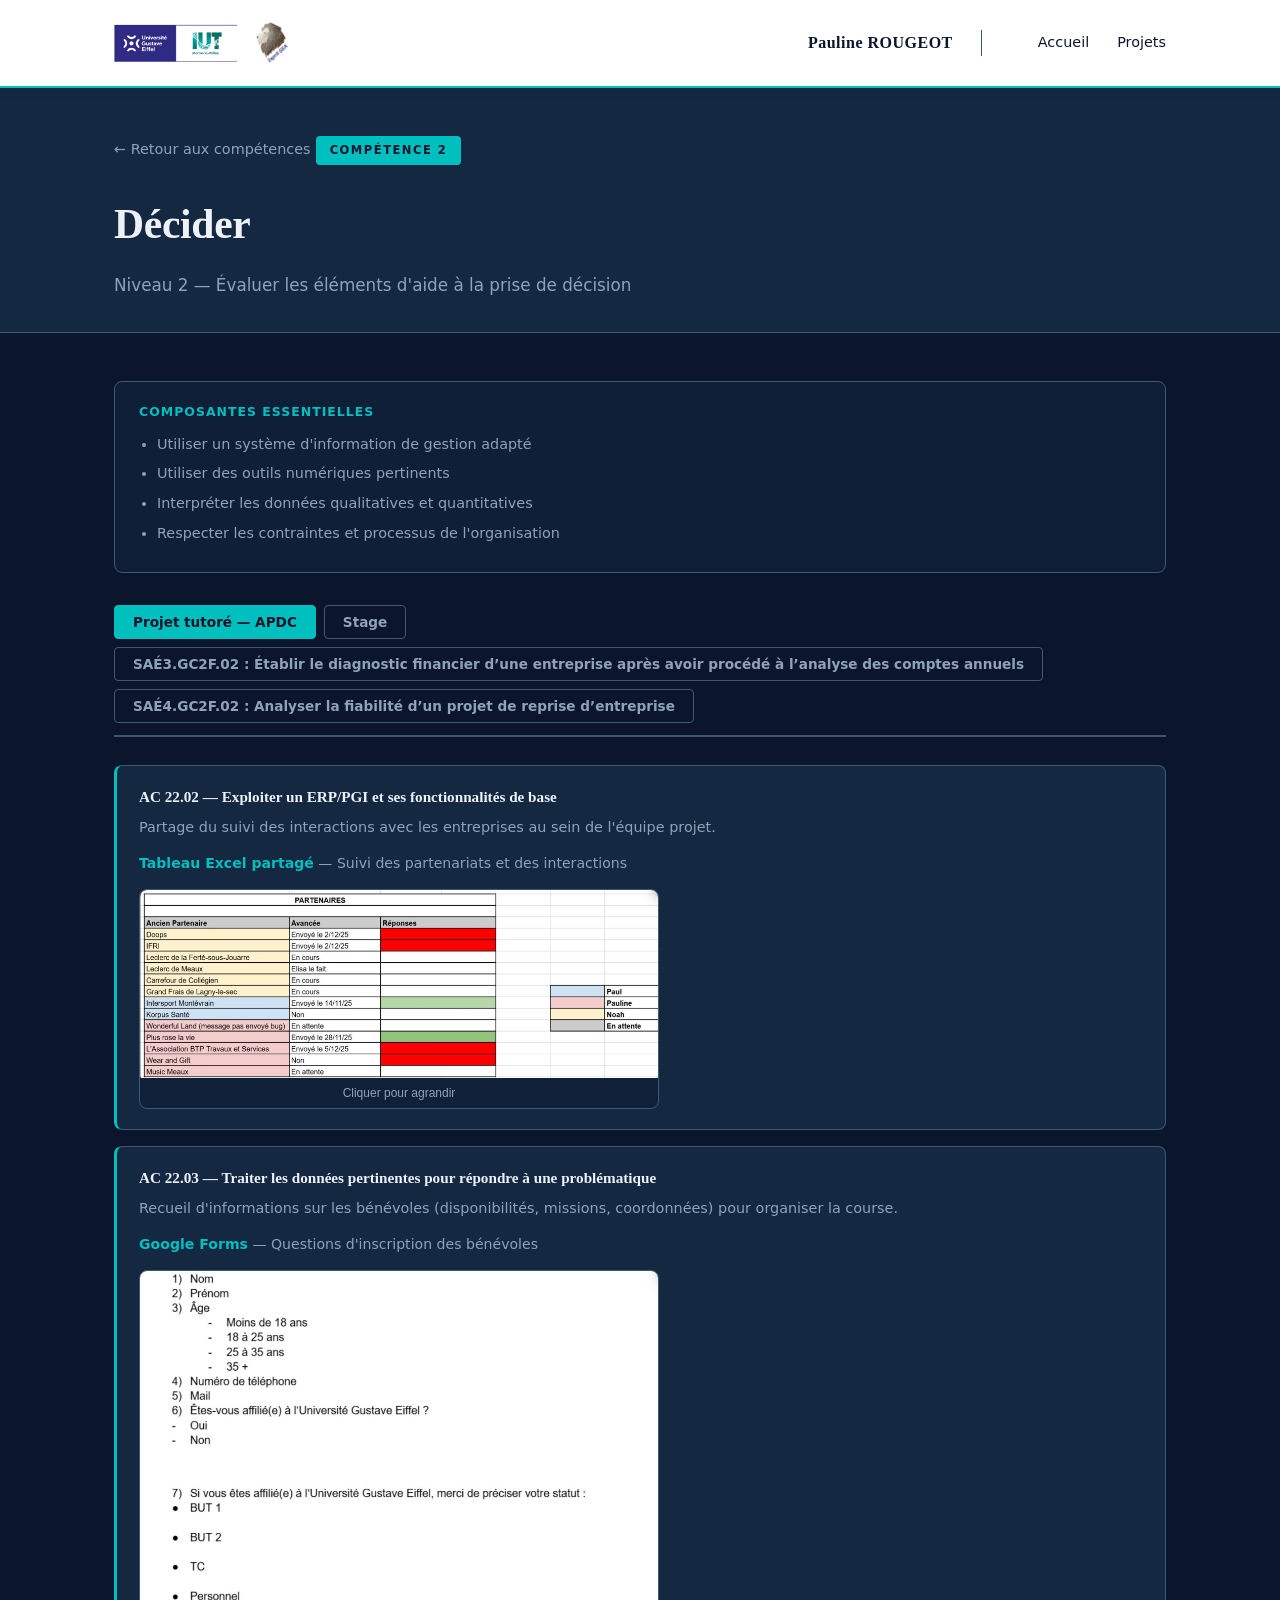
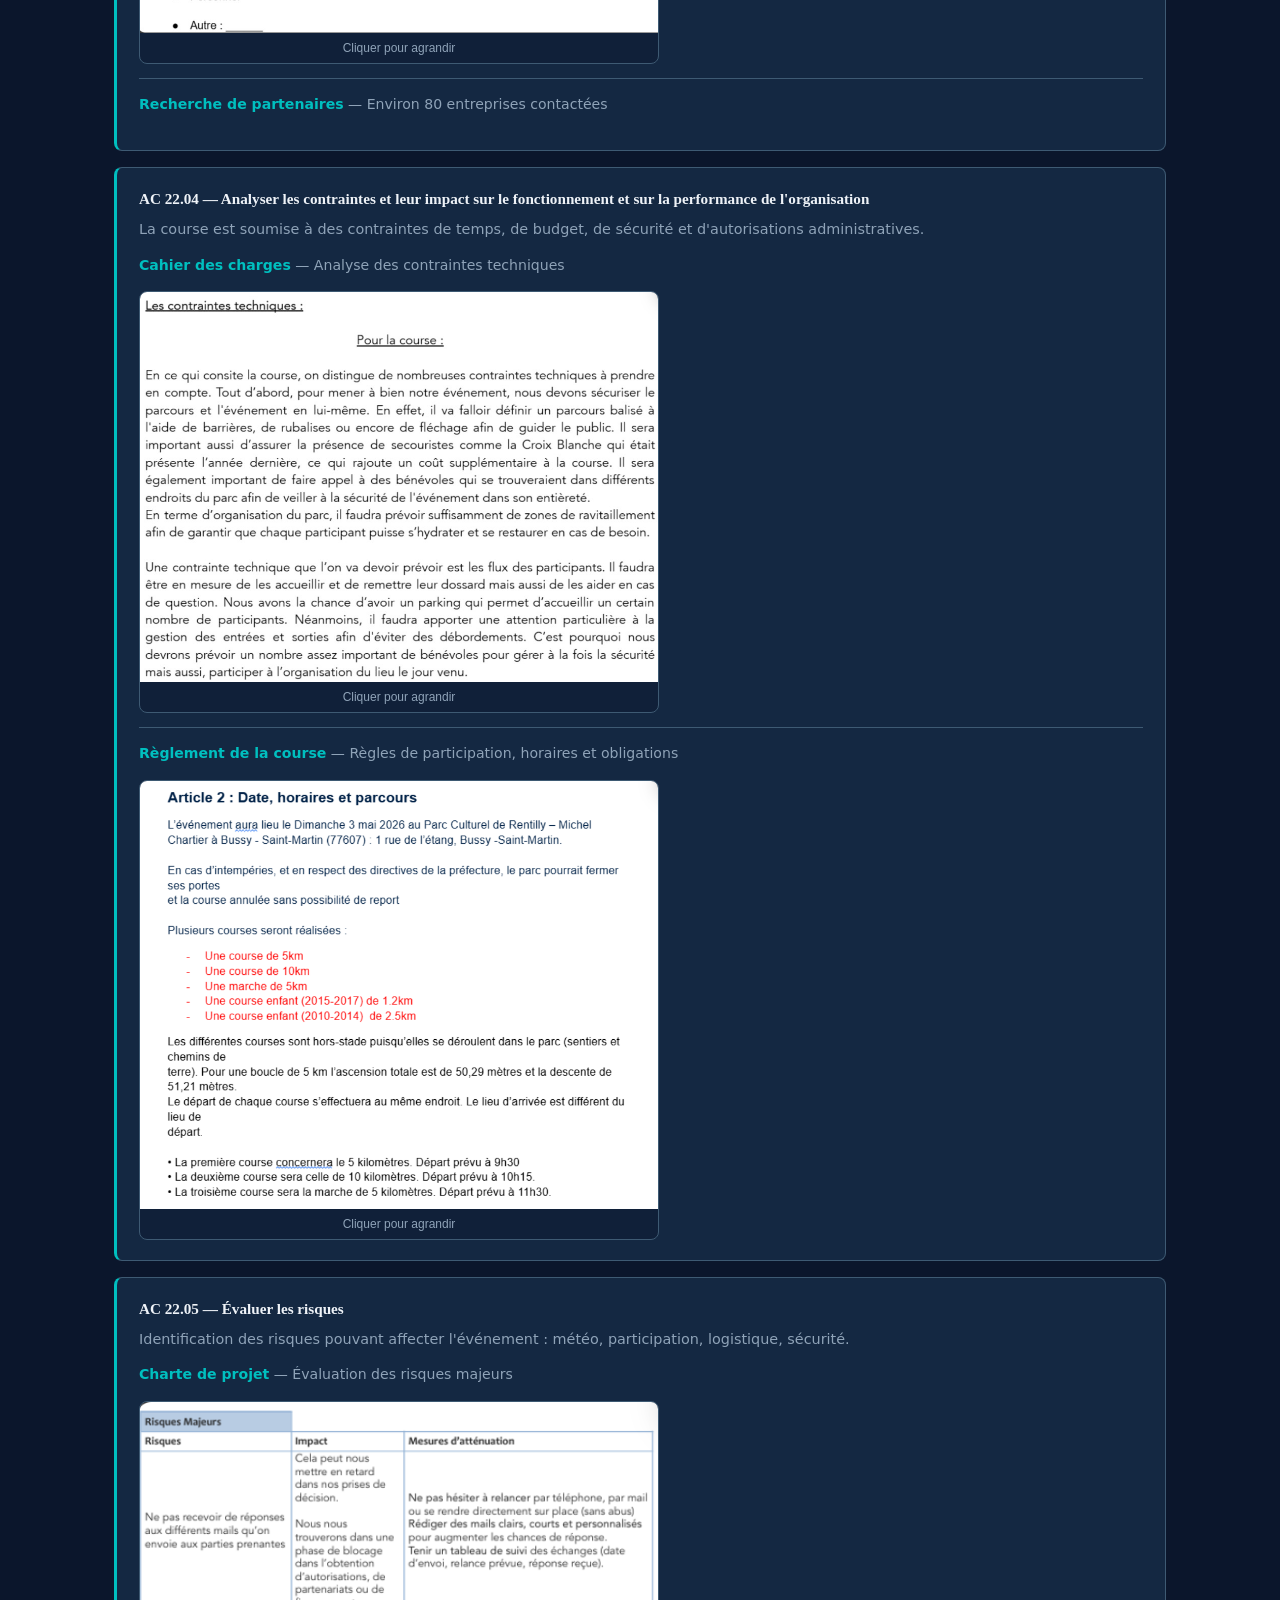
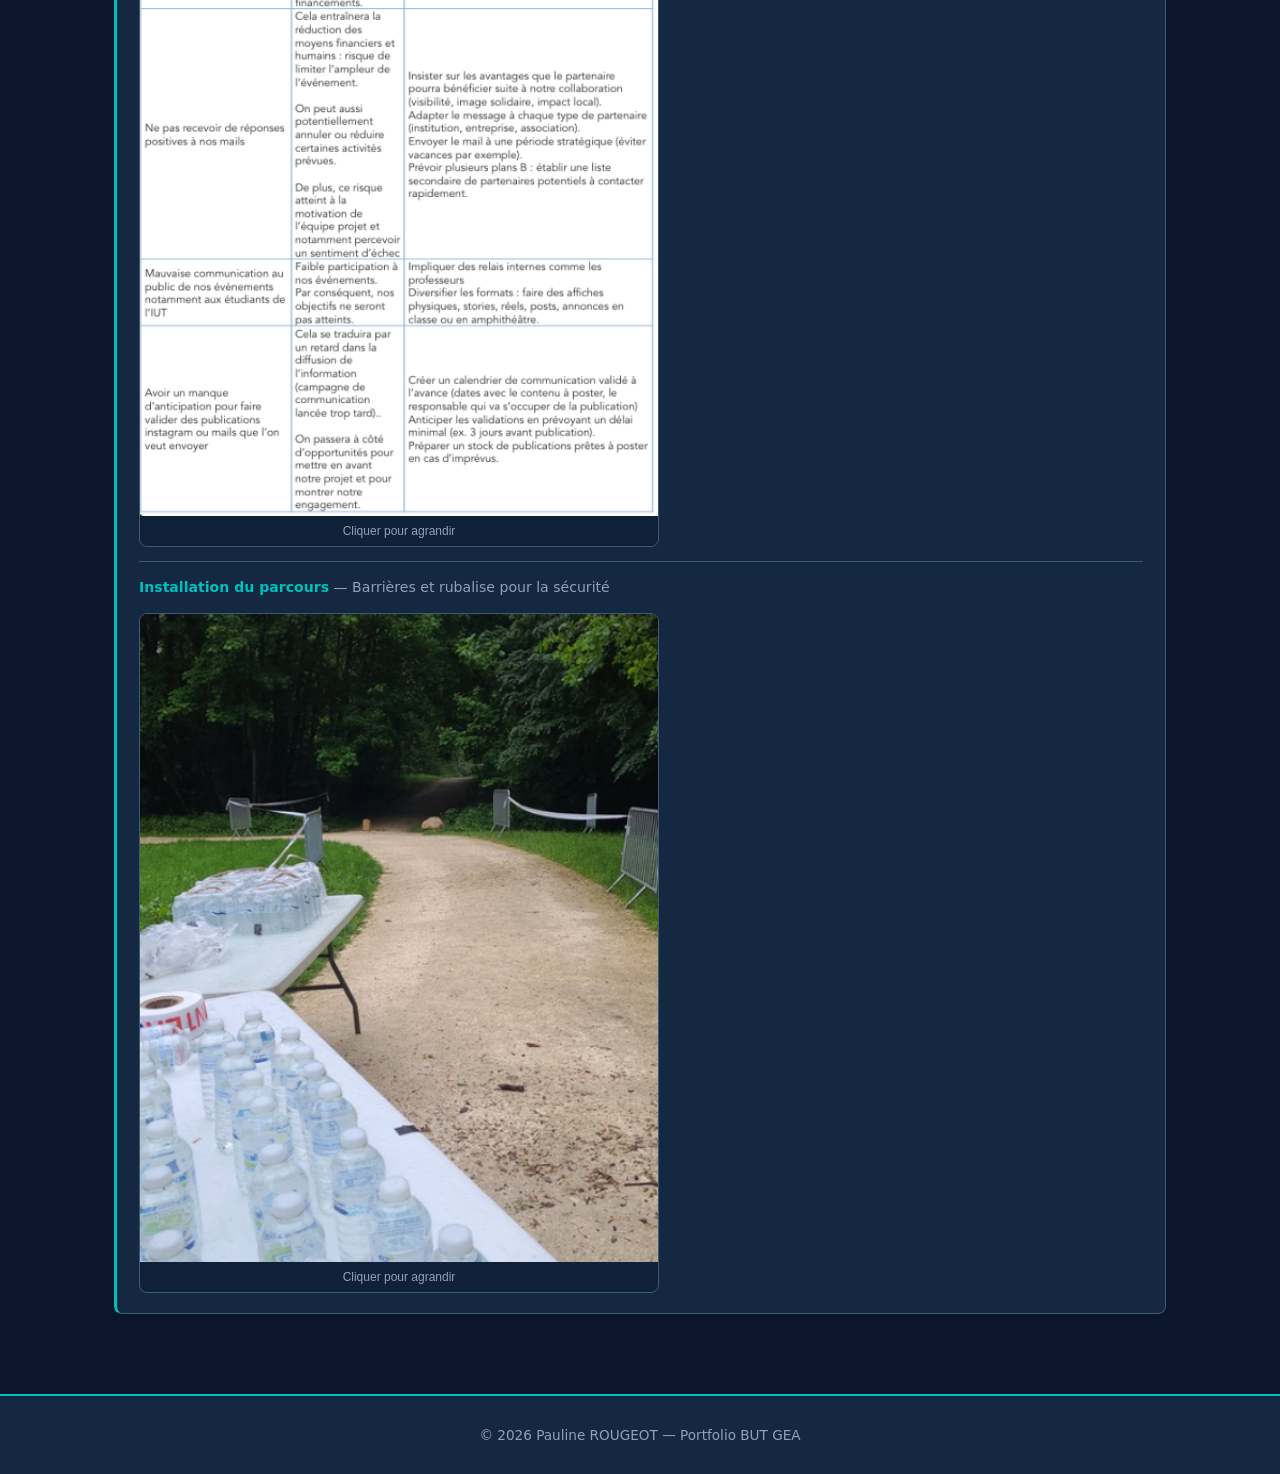
<file: projects/c2.html>
<!DOCTYPE html>
<html lang="fr">
<head>
  <meta charset="UTF-8" />
  <meta name="viewport" content="width=device-width, initial-scale=1.0" />
  <title>C2 — Décider</title>
  <link rel="stylesheet" href="../css/style.css" />
</head>
<body>

  <header>
    <div class="container">
      <a href="../index.html" class="nav-brand">
        <img src="../images/logo-universite-iut.png" alt="Université Gustave Eiffel — IUT Marne-la-Vallée" class="nav-logo nav-logo-univ" />
        <img src="../images/logo-esprit-gea.png" alt="Esprit GEA" class="nav-logo nav-logo-gea" />
      </a>
      <nav>
        <span class="nav-name">Pauline ROUGEOT</span>
        <a href="../index.html">Accueil</a>
        <a href="../index.html#projets">Projets</a>
      </nav>
    </div>
  </header>

  <main>
    <section class="project-hero">
      <div class="container">
        <a href="../index.html" class="back-link">← Retour aux compétences</a>
        <span class="project-badge">Compétence 2</span>
        <h1>Décider</h1>
        <p class="subtitle">Niveau 2 — Évaluer les éléments d'aide à la prise de décision</p>
      </div>
    </section>

    <section class="project-content">
      <div class="container">

        <div class="comp-intro">
          <p class="comp-level">Composantes essentielles</p>
          <ul>
            <li>Utiliser un système d'information de gestion adapté</li>
            <li>Utiliser des outils numériques pertinents</li>
            <li>Interpréter les données qualitatives et quantitatives</li>
            <li>Respecter les contraintes et processus de l'organisation</li>
          </ul>
        </div>

        <div class="tabs">
          <div class="tab-list">
            <button class="tab-btn active" data-tab="c2-apdc">Projet tutoré — APDC</button>
            <button class="tab-btn" data-tab="c2-stage">Stage</button>
            <button class="tab-btn" data-tab="c2-sae3">SAÉ3.GC2F.02 : Établir le diagnostic financier d’une entreprise après avoir procédé à l’analyse des comptes annuels</button>
            <button class="tab-btn" data-tab="c2-sae4">SAÉ4.GC2F.02 : Analyser la fiabilité d’un projet de reprise d’entreprise</button>
          </div>

          <div id="c2-apdc" class="tab-panel active">
            <div class="proof-list">

              <div class="proof-card">
                <h3>AC 22.02 — Exploiter un ERP/PGI et ses fonctionnalités de base</h3>
                <p class="proof-context">Partage du suivi des interactions avec les entreprises au sein de l'équipe projet.</p>

                <div class="proof-item">
                  <p class="proof-item-title"><strong>Tableau Excel partagé</strong> — Suivi des partenariats et des interactions</p>
                  <button type="button" class="proof-img-btn" data-lightbox="../images/c2-apdc/tableau-excel.png" data-caption="Tableau Excel partagé — Suivi des partenaires">
                    <img src="../images/c2-apdc/tableau-excel.png" alt="Tableau Excel partagé" class="proof-img" />
                    <span class="proof-img-hint">Cliquer pour agrandir</span>
                  </button>
                </div>
              </div>

              <div class="proof-card">
                <h3>AC 22.03 — Traiter les données pertinentes pour répondre à une problématique</h3>
                <p class="proof-context">Recueil d'informations sur les bénévoles (disponibilités, missions, coordonnées) pour organiser la course.</p>

                <div class="proof-item">
                  <p class="proof-item-title"><strong>Google Forms</strong> — Questions d'inscription des bénévoles</p>
                  <button type="button" class="proof-img-btn" data-lightbox="../images/c2-apdc/google-forms.png" data-caption="Google Forms — Inscription des bénévoles">
                    <img src="../images/c2-apdc/google-forms.png" alt="Google Forms" class="proof-img" />
                    <span class="proof-img-hint">Cliquer pour agrandir</span>
                  </button>
                </div>

                <div class="proof-item">
                  <p class="proof-item-title"><strong>Recherche de partenaires</strong> — Environ 80 entreprises contactées</p>
                </div>
              </div>

              <div class="proof-card">
                <h3>AC 22.04 — Analyser les contraintes et leur impact sur le fonctionnement et sur la performance de l'organisation</h3>
                <p class="proof-context">La course est soumise à des contraintes de temps, de budget, de sécurité et d'autorisations administratives.</p>

                <div class="proof-item">
                  <p class="proof-item-title"><strong>Cahier des charges</strong> — Analyse des contraintes techniques</p>
                  <button type="button" class="proof-img-btn" data-lightbox="../images/c2-apdc/cahier-des-charges.png" data-caption="Cahier des charges — Contraintes techniques">
                    <img src="../images/c2-apdc/cahier-des-charges.png" alt="Cahier des charges" class="proof-img" />
                    <span class="proof-img-hint">Cliquer pour agrandir</span>
                  </button>
                </div>

                <div class="proof-item">
                  <p class="proof-item-title"><strong>Règlement de la course</strong> — Règles de participation, horaires et obligations</p>
                  <button type="button" class="proof-img-btn" data-lightbox="../images/c2-apdc/reglement-course.png" data-caption="Règlement de la course — Date, horaires et parcours">
                    <img src="../images/c2-apdc/reglement-course.png" alt="Règlement de la course" class="proof-img" />
                    <span class="proof-img-hint">Cliquer pour agrandir</span>
                  </button>
                </div>
              </div>

              <div class="proof-card">
                <h3>AC 22.05 — Évaluer les risques</h3>
                <p class="proof-context">Identification des risques pouvant affecter l'événement : météo, participation, logistique, sécurité.</p>

                <div class="proof-item">
                  <p class="proof-item-title"><strong>Charte de projet</strong> — Évaluation des risques majeurs</p>
                  <button type="button" class="proof-img-btn" data-lightbox="../images/c2-apdc/charte-projet.png" data-caption="Charte de projet — Risques majeurs">
                    <img src="../images/c2-apdc/charte-projet.png" alt="Charte de projet" class="proof-img" />
                    <span class="proof-img-hint">Cliquer pour agrandir</span>
                  </button>
                </div>

                <div class="proof-item">
                  <p class="proof-item-title"><strong>Installation du parcours</strong> — Barrières et rubalise pour la sécurité</p>
                  <button type="button" class="proof-img-btn" data-lightbox="../images/c2-apdc/installation-parcours.png" data-caption="Installation du parcours — Barrières et ravitaillement">
                    <img src="../images/c2-apdc/installation-parcours.png" alt="Installation du parcours" class="proof-img" />
                    <span class="proof-img-hint">Cliquer pour agrandir</span>
                  </button>
                </div>
              </div>

            </div>
          </div>

          <div id="c2-stage" class="tab-panel">
            <div class="proof-list">

              <div class="proof-card">
                <h3>AC 22.01 — Analyser les enjeux du système d'information et leur impact sur le fonctionnement de l'organisation</h3>
                <p class="proof-context">Garantir la fiabilité de l'information comptable en contrôlant la qualité des données transmises par les clients.</p>

                <div class="proof-item">
                  <p class="proof-item-title"><strong>Chaintrust</strong> — Vérification des doublons reconnus</p>
                  <button type="button" class="proof-img-btn" data-lightbox="../images/c2-stage/chaintrust-doublons.png" data-caption="Chaintrust — Vérification des doublons">
                    <img src="../images/c2-stage/chaintrust-doublons.png" alt="Chaintrust — Doublons" class="proof-img" />
                    <span class="proof-img-hint">Cliquer pour agrandir</span>
                  </button>
                </div>

                <div class="proof-item">
                  <p class="proof-item-title"><strong>Chaintrust</strong> — Vérification des factures non reconnues</p>
                  <button type="button" class="proof-img-btn" data-lightbox="../images/c2-stage/chaintrust-non-reconnues.png" data-caption="Chaintrust — Factures non reconnues">
                    <img src="../images/c2-stage/chaintrust-non-reconnues.png" alt="Chaintrust — Factures non reconnues" class="proof-img" />
                    <span class="proof-img-hint">Cliquer pour agrandir</span>
                  </button>
                </div>

                <div class="proof-item">
                  <p class="proof-item-title"><strong>Logiciel comptable</strong> — Vérification de la facture générée</p>
                  <div class="proof-img-group">
                    <button type="button" class="proof-img-btn" data-lightbox="../images/c2-stage/logiciel-comptable-1.png" data-caption="Logiciel comptable — Consultation de l'écriture">
                      <img src="../images/c2-stage/logiciel-comptable-1.png" alt="Logiciel comptable — Écriture" class="proof-img" />
                      <span class="proof-img-hint">Cliquer pour agrandir</span>
                    </button>
                    <button type="button" class="proof-img-btn" data-lightbox="../images/c2-stage/logiciel-comptable-2.png" data-caption="Logiciel comptable — Justificatif de paiement">
                      <img src="../images/c2-stage/logiciel-comptable-2.png" alt="Logiciel comptable — Justificatif" class="proof-img" />
                      <span class="proof-img-hint">Cliquer pour agrandir</span>
                    </button>
                  </div>
                </div>
              </div>

              <div class="proof-card">
                <h3>AC 22.03 — Traiter les données pertinentes pour répondre à une problématique</h3>
                <p class="proof-context">Analyse des grands livres et intégration du chiffre d'affaires issu des logiciels de caisse.</p>

                <div class="proof-item">
                  <p class="proof-item-title"><strong>Grands livres fournisseurs</strong> — Identification des factures manquantes</p>
                  <button type="button" class="proof-img-btn" data-lightbox="../images/c2-stage/grand-livre.png" data-caption="Grand livre — Extrait de compte tiers">
                    <img src="../images/c2-stage/grand-livre.png" alt="Grand livre fournisseur" class="proof-img" />
                    <span class="proof-img-hint">Cliquer pour agrandir</span>
                  </button>
                </div>

                <div class="proof-item">
                  <p class="proof-item-title"><strong>Comptes fournisseurs</strong> — Détection des problèmes de lettrage</p>
                  <button type="button" class="proof-img-btn" data-lightbox="../images/c2-stage/comptes-fournisseurs.png" data-caption="Comptes fournisseurs — Écritures non lettrées">
                    <img src="../images/c2-stage/comptes-fournisseurs.png" alt="Comptes fournisseurs" class="proof-img" />
                    <span class="proof-img-hint">Cliquer pour agrandir</span>
                  </button>
                </div>

                <div class="proof-item">
                  <p class="proof-item-title"><strong>Écriture de caisse</strong> — Récupération et report du CA mensuel</p>
                  <div class="proof-img-group">
                    <button type="button" class="proof-img-btn" data-lightbox="../images/c2-stage/ecriture-caisse-1.png" data-caption="Écriture de caisse — Rapport Lightspeed">
                      <img src="../images/c2-stage/ecriture-caisse-1.png" alt="Écriture de caisse — Lightspeed" class="proof-img" />
                      <span class="proof-img-hint">Cliquer pour agrandir</span>
                    </button>
                    <button type="button" class="proof-img-btn" data-lightbox="../images/c2-stage/ecriture-caisse-2.png" data-caption="Écriture de caisse — Saisie en comptabilité">
                      <img src="../images/c2-stage/ecriture-caisse-2.png" alt="Écriture de caisse — Saisie" class="proof-img" />
                      <span class="proof-img-hint">Cliquer pour agrandir</span>
                    </button>
                  </div>
                </div>
              </div>

            </div>
          </div>

          <div id="c2-sae3" class="tab-panel">
            <div class="proof-list">

              <div class="proof-card">
                <h3>AC 22.05 — Évaluer les risques</h3>
                <p class="proof-context">Établir le diagnostic financier d'une entreprise après analyse des comptes annuels.</p>

                <div class="proof-item">
                  <p class="proof-item-title"><strong>Calcul de la CAF</strong> — N et N-1</p>
                  <button type="button" class="proof-img-btn" data-lightbox="../images/c2-sae3/calcul-caf.png" data-caption="Calcul de la CAF par le résultat">
                    <img src="../images/c2-sae3/calcul-caf.png" alt="Calcul de la CAF" class="proof-img" />
                    <span class="proof-img-hint">Cliquer pour agrandir</span>
                  </button>
                </div>

                <div class="proof-item">
                  <p class="proof-item-title"><strong>Bilan fonctionnel</strong> — Élaboration en N</p>
                  <button type="button" class="proof-img-btn" data-lightbox="../images/c2-sae3/bilan-fonctionnel.png" data-caption="Bilan fonctionnel en N">
                    <img src="../images/c2-sae3/bilan-fonctionnel.png" alt="Bilan fonctionnel" class="proof-img" />
                    <span class="proof-img-hint">Cliquer pour agrandir</span>
                  </button>
                </div>
              </div>

            </div>
          </div>

          <div id="c2-sae4" class="tab-panel">
            <div class="proof-list">

              <div class="proof-card">
                <h3>AC 22.04 — Analyser les contraintes et leur impact sur le fonctionnement et sur la performance de l'organisation</h3>
                <p class="proof-context">Analyser les conséquences juridiques, fiscales et sociales pour choisir la forme juridique adaptée.</p>

                <div class="proof-item">
                  <p class="proof-item-title"><strong>Analyse comparative</strong> — SAS et SARL</p>
                  <button type="button" class="proof-img-btn" data-lightbox="../images/c2-sae4/analyse-comparative.png" data-caption="Analyse comparative — SAS et SARL">
                    <img src="../images/c2-sae4/analyse-comparative.png" alt="Analyse comparative SAS et SARL" class="proof-img" />
                    <span class="proof-img-hint">Cliquer pour agrandir</span>
                  </button>
                </div>

                <div class="proof-item">
                  <p class="proof-item-title"><strong>Étude des financements</strong> — Choix des modes de financement et risques associés</p>
                  <button type="button" class="proof-img-btn" data-lightbox="../images/c2-sae4/etude-financements.png" data-caption="Étude des financements — Modes de financement">
                    <img src="../images/c2-sae4/etude-financements.png" alt="Étude des financements" class="proof-img" />
                    <span class="proof-img-hint">Cliquer pour agrandir</span>
                  </button>
                </div>
              </div>

            </div>
          </div>
        </div>

      </div>
    </section>
  </main>

  <footer>
    <div class="container">
      <p>© 2026 Pauline ROUGEOT — Portfolio BUT GEA</p>
    </div>
  </footer>

  <script src="../js/tabs.js"></script>
  <script src="../js/lightbox.js"></script>
</body>
</html>
</file>
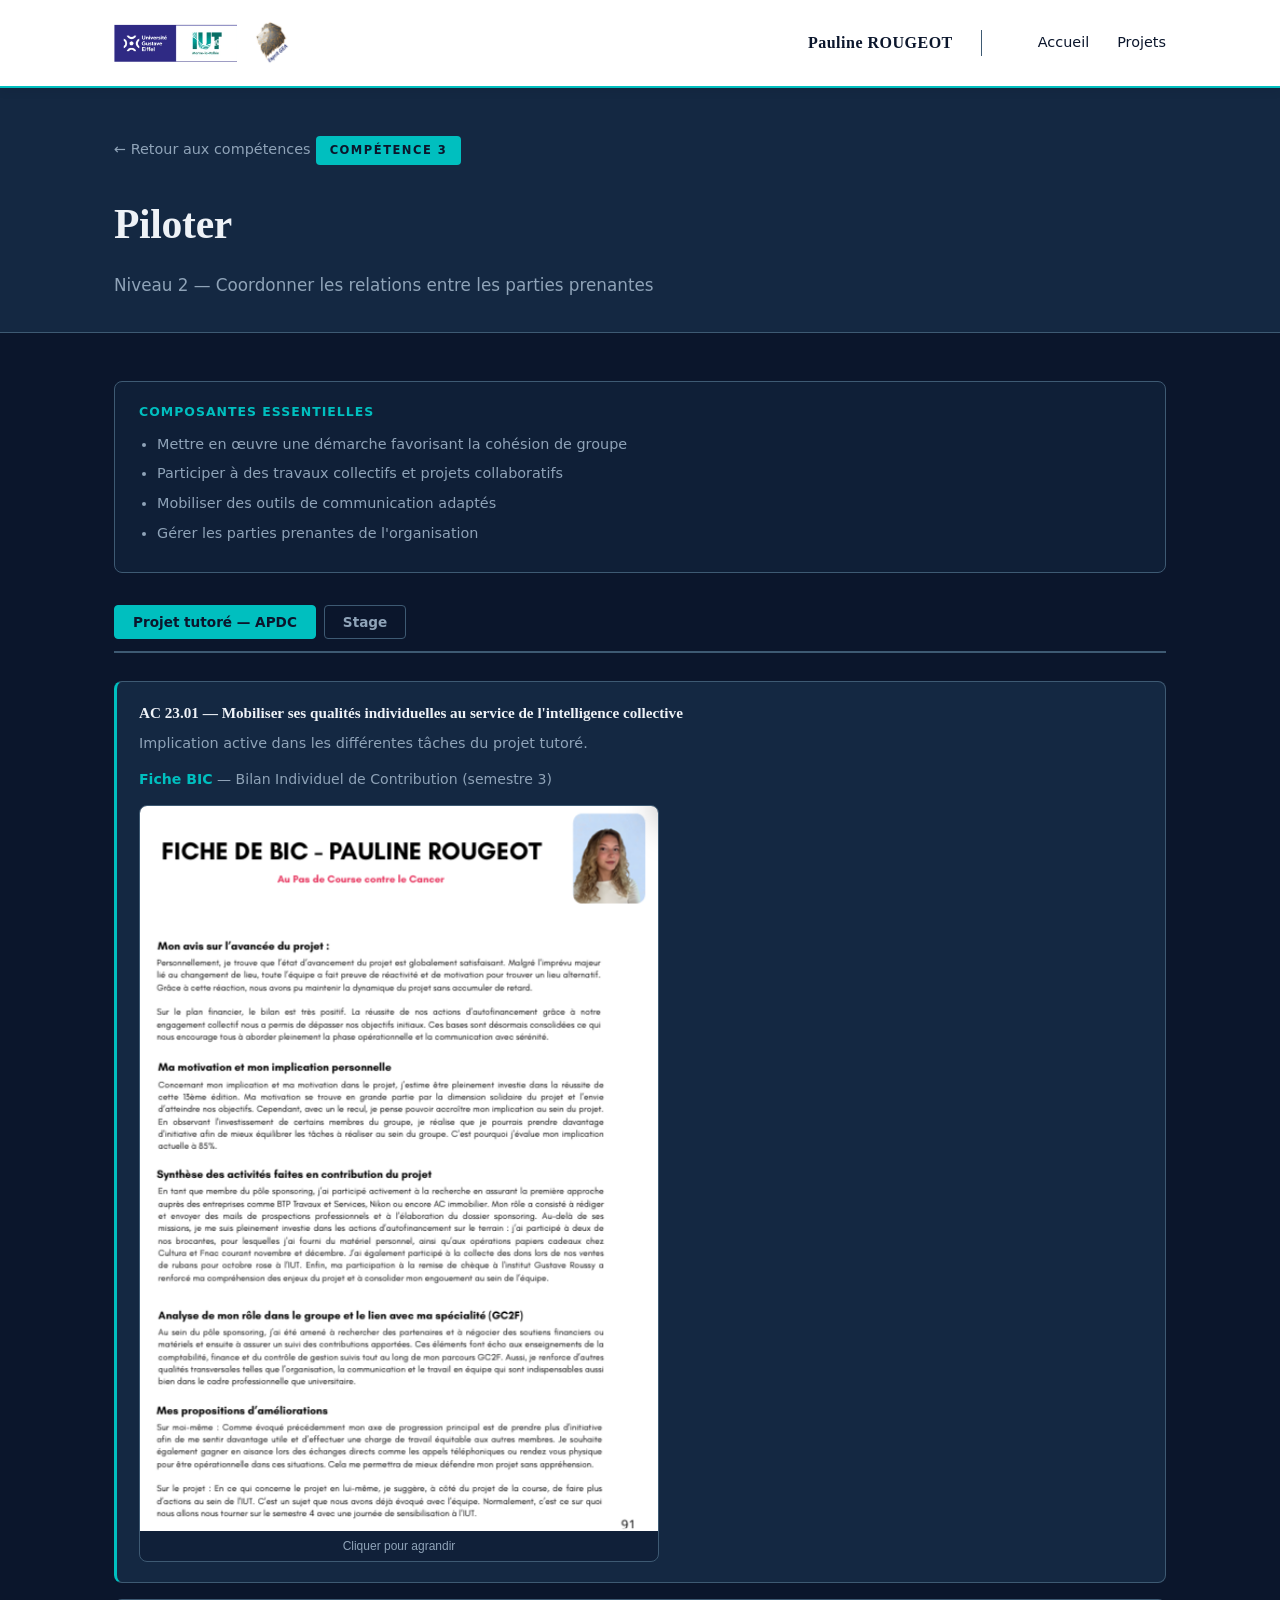
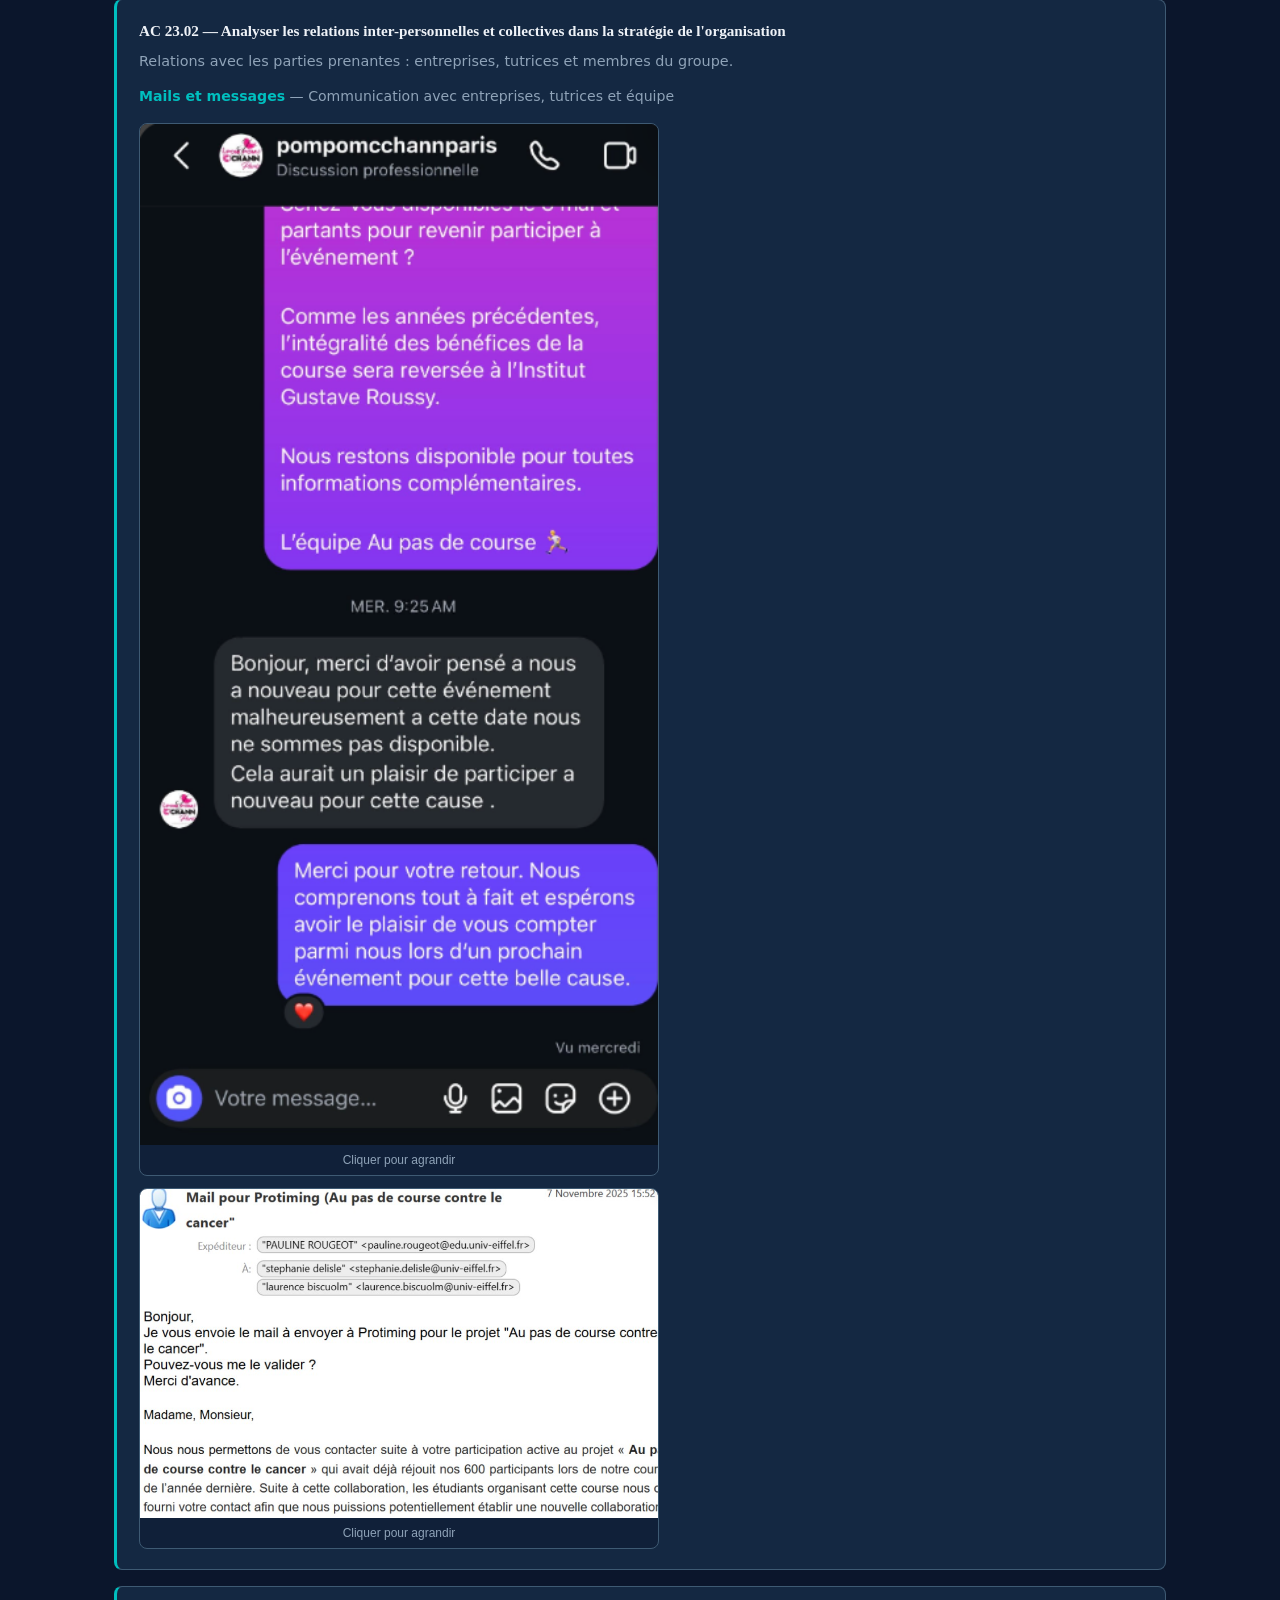
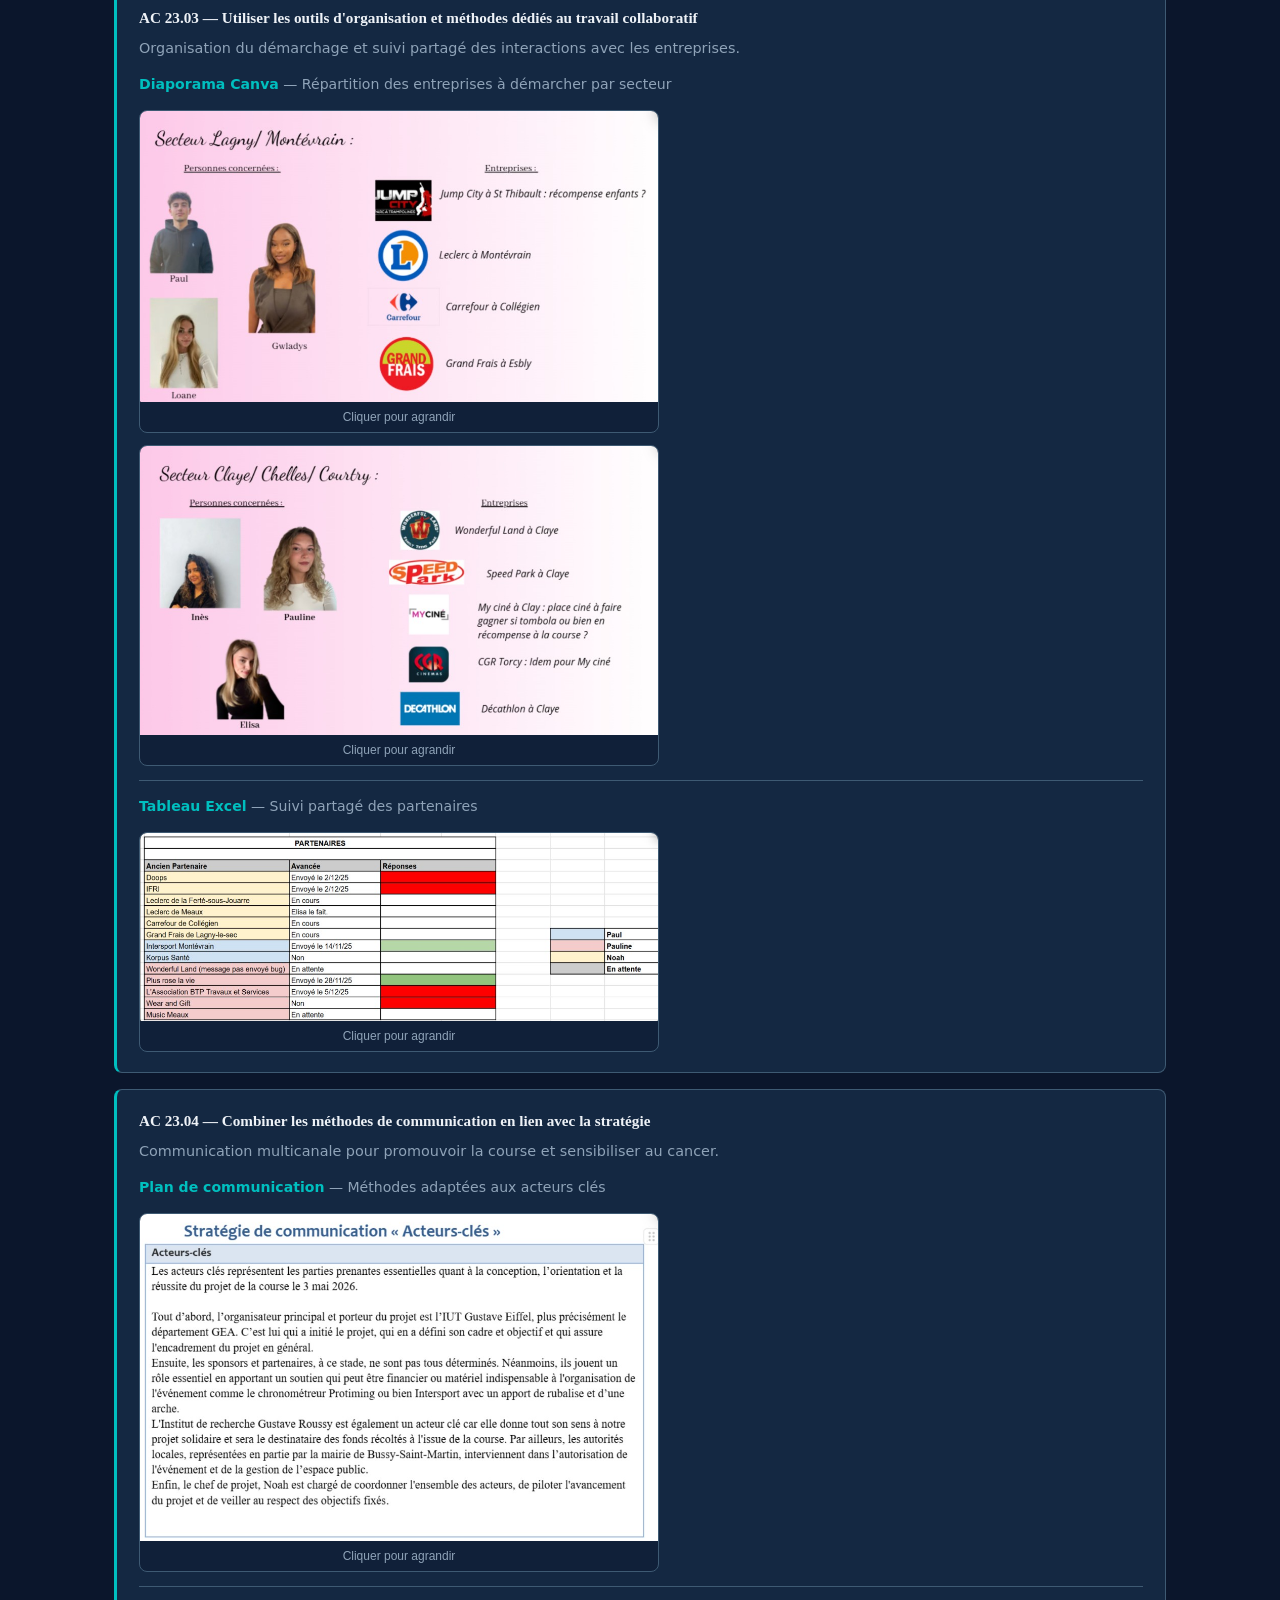
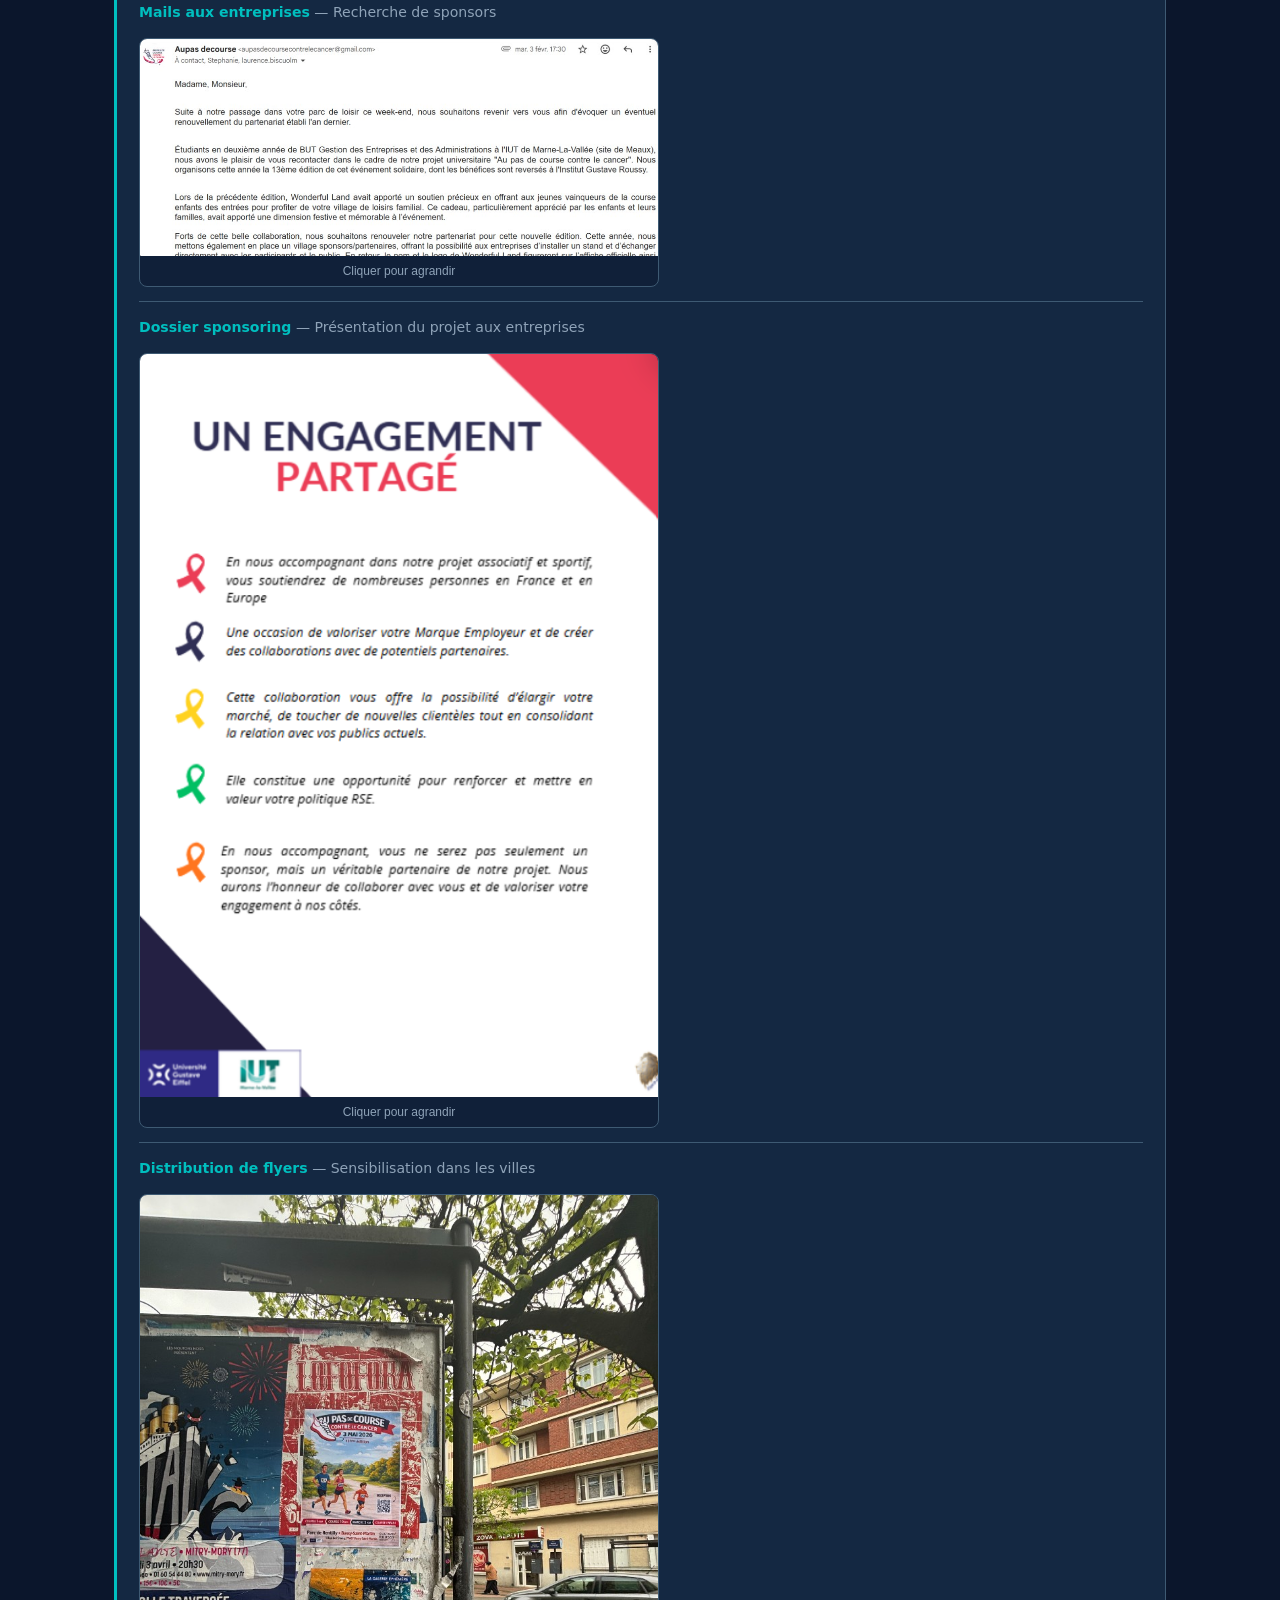
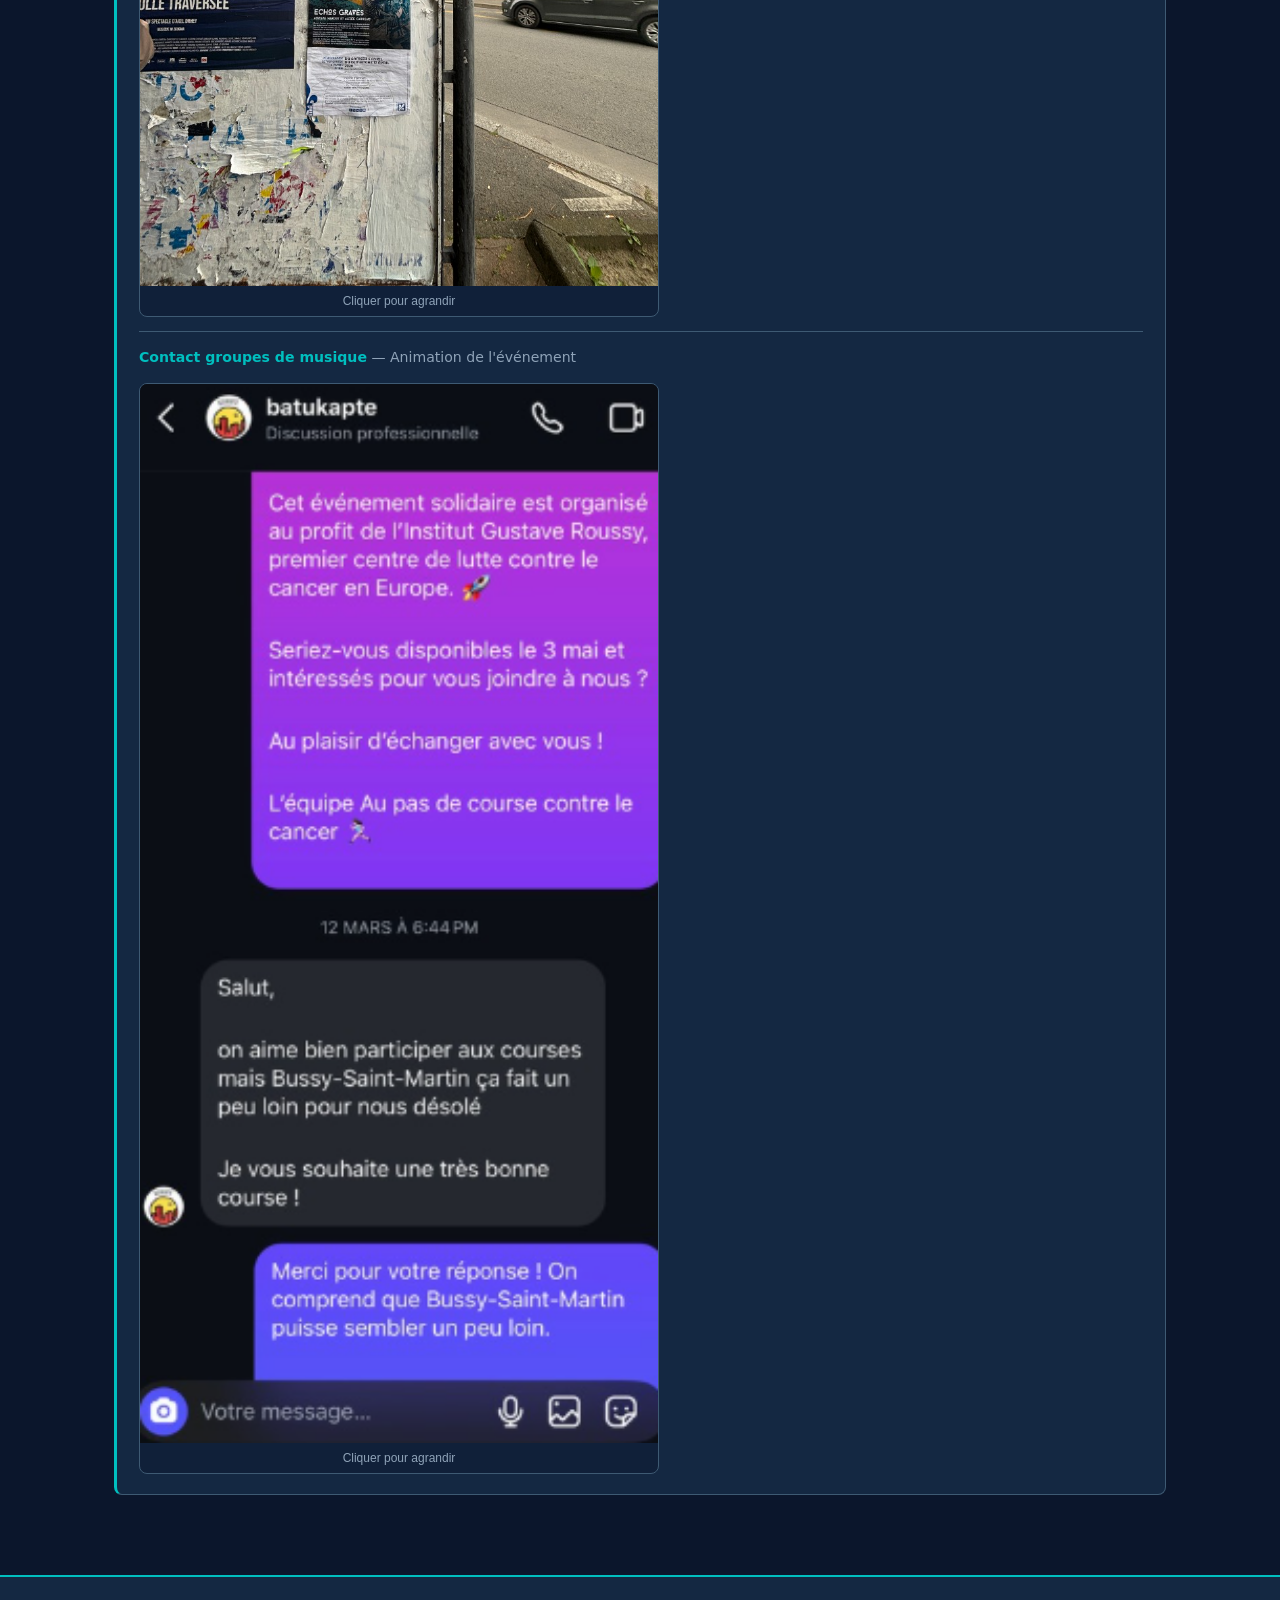
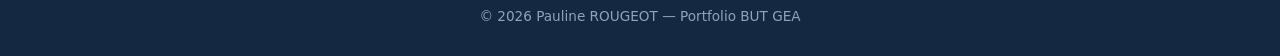
<file: projects/c3.html>
<!DOCTYPE html>
<html lang="fr">
<head>
  <meta charset="UTF-8" />
  <meta name="viewport" content="width=device-width, initial-scale=1.0" />
  <title>C3 — Piloter</title>
  <link rel="stylesheet" href="../css/style.css" />
</head>
<body>

  <header>
    <div class="container">
      <a href="../index.html" class="nav-brand">
        <img src="../images/logo-universite-iut.png" alt="Université Gustave Eiffel — IUT Marne-la-Vallée" class="nav-logo nav-logo-univ" />
        <img src="../images/logo-esprit-gea.png" alt="Esprit GEA" class="nav-logo nav-logo-gea" />
      </a>
      <nav>
        <span class="nav-name">Pauline ROUGEOT</span>
        <a href="../index.html">Accueil</a>
        <a href="../index.html#projets">Projets</a>
      </nav>
    </div>
  </header>

  <main>
    <section class="project-hero">
      <div class="container">
        <a href="../index.html" class="back-link">← Retour aux compétences</a>
        <span class="project-badge">Compétence 3</span>
        <h1>Piloter</h1>
        <p class="subtitle">Niveau 2 — Coordonner les relations entre les parties prenantes</p>
      </div>
    </section>

    <section class="project-content">
      <div class="container">

        <div class="comp-intro">
          <p class="comp-level">Composantes essentielles</p>
          <ul>
            <li>Mettre en œuvre une démarche favorisant la cohésion de groupe</li>
            <li>Participer à des travaux collectifs et projets collaboratifs</li>
            <li>Mobiliser des outils de communication adaptés</li>
            <li>Gérer les parties prenantes de l'organisation</li>
          </ul>
        </div>

        <div class="tabs">
          <div class="tab-list">
            <button class="tab-btn active" data-tab="c3-apdc">Projet tutoré — APDC</button>
            <button class="tab-btn" data-tab="c3-stage">Stage</button>
          </div>

          <div id="c3-apdc" class="tab-panel active">
            <div class="proof-list">

              <div class="proof-card">
                <h3>AC 23.01 — Mobiliser ses qualités individuelles au service de l'intelligence collective</h3>
                <p class="proof-context">Implication active dans les différentes tâches du projet tutoré.</p>
                <div class="proof-item">
                  <p class="proof-item-title"><strong>Fiche BIC</strong> — Bilan Individuel de Contribution (semestre 3)</p>
                  <button type="button" class="proof-img-btn" data-lightbox="../images/c3-apdc/fiche-bic.png" data-caption="Fiche BIC — Contribution individuelle">
                    <img src="../images/c3-apdc/fiche-bic.png" alt="Fiche BIC" class="proof-img" />
                    <span class="proof-img-hint">Cliquer pour agrandir</span>
                  </button>
                </div>
              </div>

              <div class="proof-card">
                <h3>AC 23.02 — Analyser les relations inter-personnelles et collectives dans la stratégie de l'organisation</h3>
                <p class="proof-context">Relations avec les parties prenantes : entreprises, tutrices et membres du groupe.</p>
                <div class="proof-item">
                  <p class="proof-item-title"><strong>Mails et messages</strong> — Communication avec entreprises, tutrices et équipe</p>
                  <div class="proof-img-group">
                    <button type="button" class="proof-img-btn" data-lightbox="../images/c3-apdc/mails-messages-1.png" data-caption="Mails et messages — Échange Instagram">
                      <img src="../images/c3-apdc/mails-messages-1.png" alt="Mails et messages 1" class="proof-img" />
                      <span class="proof-img-hint">Cliquer pour agrandir</span>
                    </button>
                    <button type="button" class="proof-img-btn" data-lightbox="../images/c3-apdc/mails-messages-2.png" data-caption="Mails et messages — Mail partenaire">
                      <img src="../images/c3-apdc/mails-messages-2.png" alt="Mails et messages 2" class="proof-img" />
                      <span class="proof-img-hint">Cliquer pour agrandir</span>
                    </button>
                  </div>
                </div>
              </div>

              <div class="proof-card">
                <h3>AC 23.03 — Utiliser les outils d'organisation et méthodes dédiés au travail collaboratif</h3>
                <p class="proof-context">Organisation du démarchage et suivi partagé des interactions avec les entreprises.</p>
                <div class="proof-item">
                  <p class="proof-item-title"><strong>Diaporama Canva</strong> — Répartition des entreprises à démarcher par secteur</p>
                  <div class="proof-img-group">
                    <button type="button" class="proof-img-btn" data-lightbox="../images/c3-apdc/diaporama-canva-1.png" data-caption="Diaporama Canva — Secteur Lagny / Montévrain">
                      <img src="../images/c3-apdc/diaporama-canva-1.png" alt="Diaporama Canva 1" class="proof-img" />
                      <span class="proof-img-hint">Cliquer pour agrandir</span>
                    </button>
                    <button type="button" class="proof-img-btn" data-lightbox="../images/c3-apdc/diaporama-canva-2.png" data-caption="Diaporama Canva — Secteur Claye / Chelles / Courtry">
                      <img src="../images/c3-apdc/diaporama-canva-2.png" alt="Diaporama Canva 2" class="proof-img" />
                      <span class="proof-img-hint">Cliquer pour agrandir</span>
                    </button>
                  </div>
                </div>
                <div class="proof-item">
                  <p class="proof-item-title"><strong>Tableau Excel</strong> — Suivi partagé des partenaires</p>
                  <button type="button" class="proof-img-btn" data-lightbox="../images/c3-apdc/tableau-excel.png" data-caption="Tableau Excel — Suivi des partenaires">
                    <img src="../images/c3-apdc/tableau-excel.png" alt="Tableau Excel partenaires" class="proof-img" />
                    <span class="proof-img-hint">Cliquer pour agrandir</span>
                  </button>
                </div>
              </div>

              <div class="proof-card">
                <h3>AC 23.04 — Combiner les méthodes de communication en lien avec la stratégie</h3>
                <p class="proof-context">Communication multicanale pour promouvoir la course et sensibiliser au cancer.</p>
                <div class="proof-item">
                  <p class="proof-item-title"><strong>Plan de communication</strong> — Méthodes adaptées aux acteurs clés</p>
                  <button type="button" class="proof-img-btn" data-lightbox="../images/c3-apdc/plan-communication.png" data-caption="Plan de communication — Acteurs clés">
                    <img src="../images/c3-apdc/plan-communication.png" alt="Plan de communication" class="proof-img" />
                    <span class="proof-img-hint">Cliquer pour agrandir</span>
                  </button>
                </div>
                <div class="proof-item">
                  <p class="proof-item-title"><strong>Mails aux entreprises</strong> — Recherche de sponsors</p>
                  <button type="button" class="proof-img-btn" data-lightbox="../images/c3-apdc/mails-entreprises.png" data-caption="Mails aux entreprises — Prise de contact">
                    <img src="../images/c3-apdc/mails-entreprises.png" alt="Mails aux entreprises" class="proof-img" />
                    <span class="proof-img-hint">Cliquer pour agrandir</span>
                  </button>
                </div>
                <div class="proof-item">
                  <p class="proof-item-title"><strong>Dossier sponsoring</strong> — Présentation du projet aux entreprises</p>
                  <button type="button" class="proof-img-btn" data-lightbox="../images/c3-apdc/dossier-sponsoring.png" data-caption="Dossier sponsoring — Engagement partagé">
                    <img src="../images/c3-apdc/dossier-sponsoring.png" alt="Dossier sponsoring" class="proof-img" />
                    <span class="proof-img-hint">Cliquer pour agrandir</span>
                  </button>
                </div>
                <div class="proof-item">
                  <p class="proof-item-title"><strong>Distribution de flyers</strong> — Sensibilisation dans les villes</p>
                  <button type="button" class="proof-img-btn" data-lightbox="../images/c3-apdc/distribution-flyers.png" data-caption="Distribution de flyers">
                    <img src="../images/c3-apdc/distribution-flyers.png" alt="Distribution de flyers" class="proof-img" />
                    <span class="proof-img-hint">Cliquer pour agrandir</span>
                  </button>
                </div>
                <div class="proof-item">
                  <p class="proof-item-title"><strong>Contact groupes de musique</strong> — Animation de l'événement</p>
                  <button type="button" class="proof-img-btn" data-lightbox="../images/c3-apdc/contact-groupe-musique.png" data-caption="Contact groupes de musique — Échange Instagram">
                    <img src="../images/c3-apdc/contact-groupe-musique.png" alt="Contact groupes de musique" class="proof-img" />
                    <span class="proof-img-hint">Cliquer pour agrandir</span>
                  </button>
                </div>
              </div>

            </div>
          </div>

          <div id="c3-stage" class="tab-panel">
            <div class="proof-list">

              <div class="proof-card">
                <h3>AC 23.02 — Analyser les relations inter-personnelles et collectives dans la stratégie de l'organisation</h3>
                <p class="proof-context">Échanges avec collaborateurs, clients et fournisseurs pour mener à bien les missions comptables.</p>
                <div class="proof-item">
                  <p class="proof-item-title"><strong>Mail fournisseur</strong> — Demande de factures manquantes d'un client</p>
                  <button type="button" class="proof-img-btn" data-lightbox="../images/c3-stage/mail-fournisseur.png" data-caption="Mail fournisseur — Demande de factures">
                    <img src="../images/c3-stage/mail-fournisseur.png" alt="Mail fournisseur" class="proof-img" />
                    <span class="proof-img-hint">Cliquer pour agrandir</span>
                  </button>
                </div>
              </div>

              <div class="proof-card">
                <h3>AC 23.03 — Utiliser les outils d'organisation et méthodes dédiés au travail collaboratif</h3>
                <p class="proof-context">Utilisation des outils numériques du cabinet pour suivre l'avancement des dossiers clients.</p>
                <div class="proof-item">
                  <p class="proof-item-title"><strong>Tableau Excel</strong> — Suivi des tâches à effectuer sur plusieurs dossiers</p>
                  <button type="button" class="proof-img-btn" data-lightbox="../images/c3-stage/tableau-excel.png" data-caption="Tableau Excel — Suivi d'avancement des dossiers">
                    <img src="../images/c3-stage/tableau-excel.png" alt="Tableau Excel stage" class="proof-img" />
                    <span class="proof-img-hint">Cliquer pour agrandir</span>
                  </button>
                </div>
              </div>

            </div>
          </div>
        </div>

      </div>
    </section>
  </main>

  <footer>
    <div class="container">
      <p>© 2026 Pauline ROUGEOT — Portfolio BUT GEA</p>
    </div>
  </footer>

  <script src="../js/tabs.js"></script>
  <script src="../js/lightbox.js"></script>
</body>
</html>
</file>
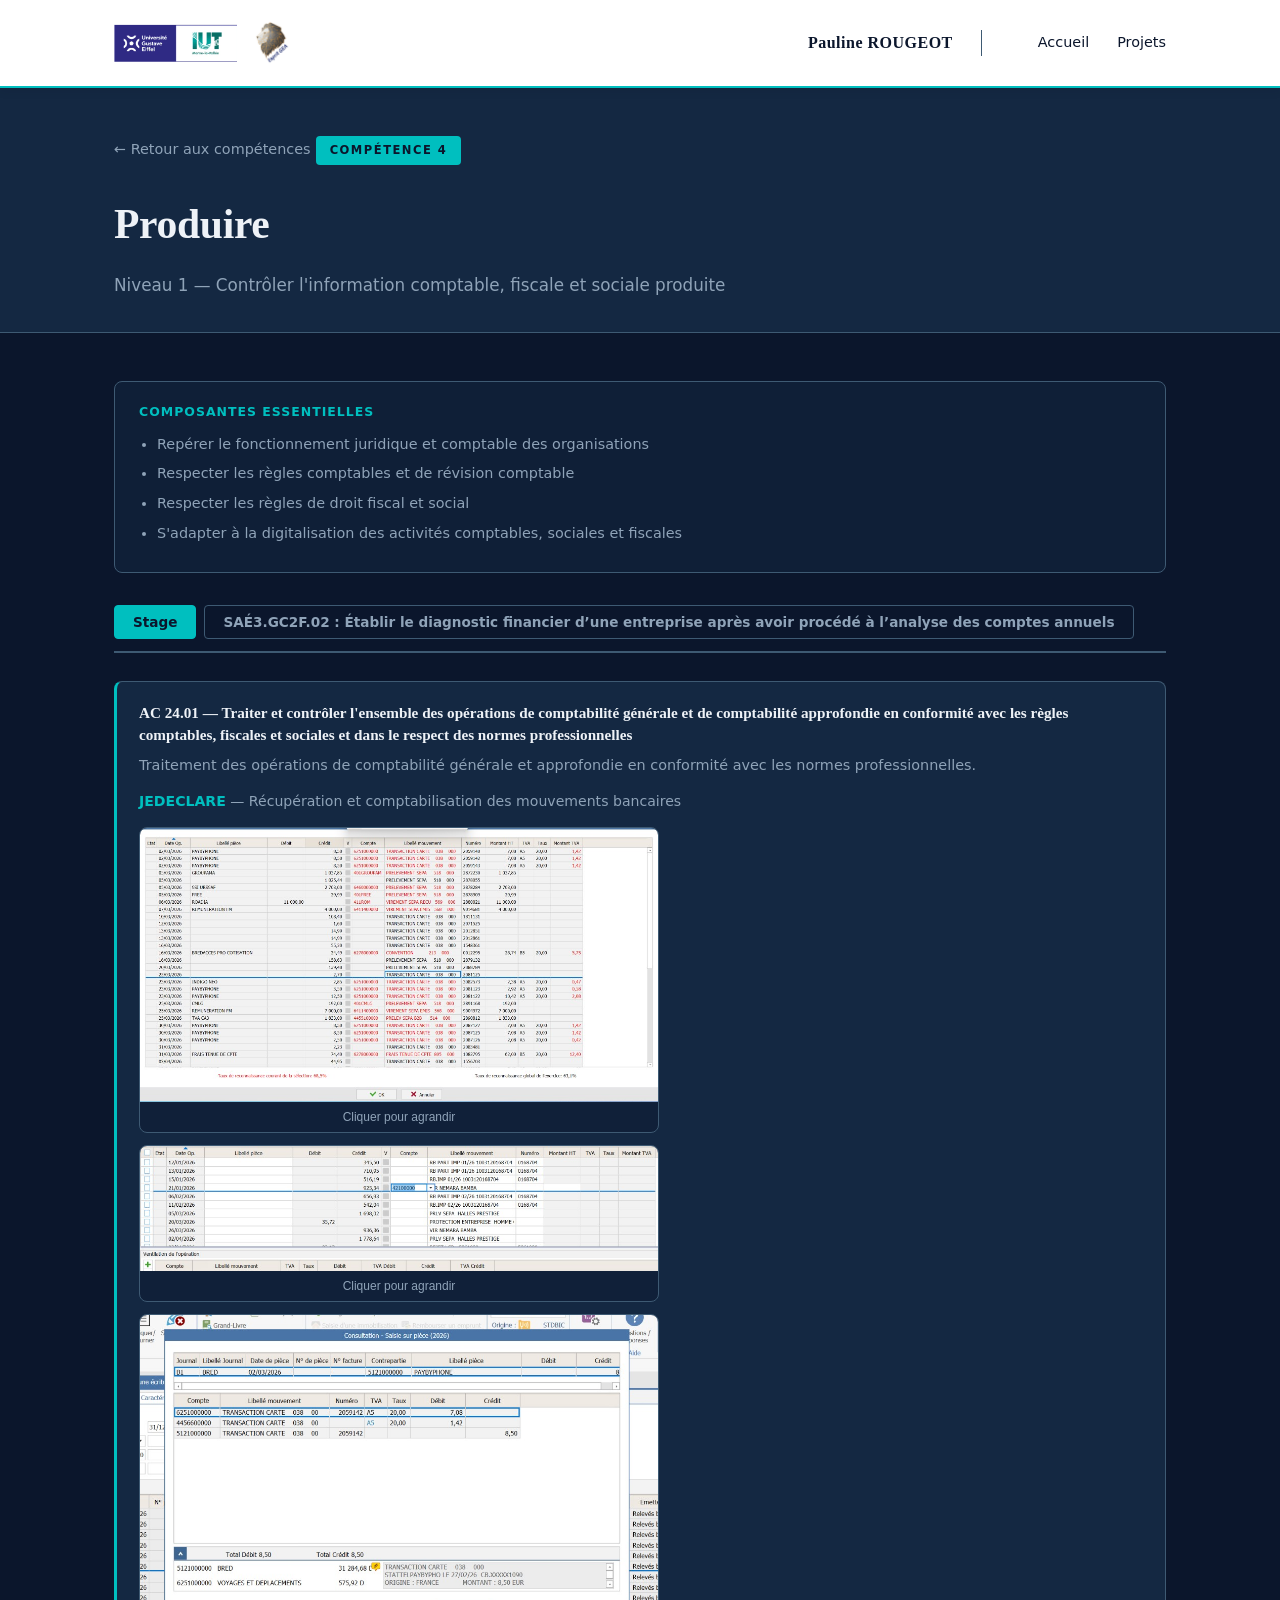
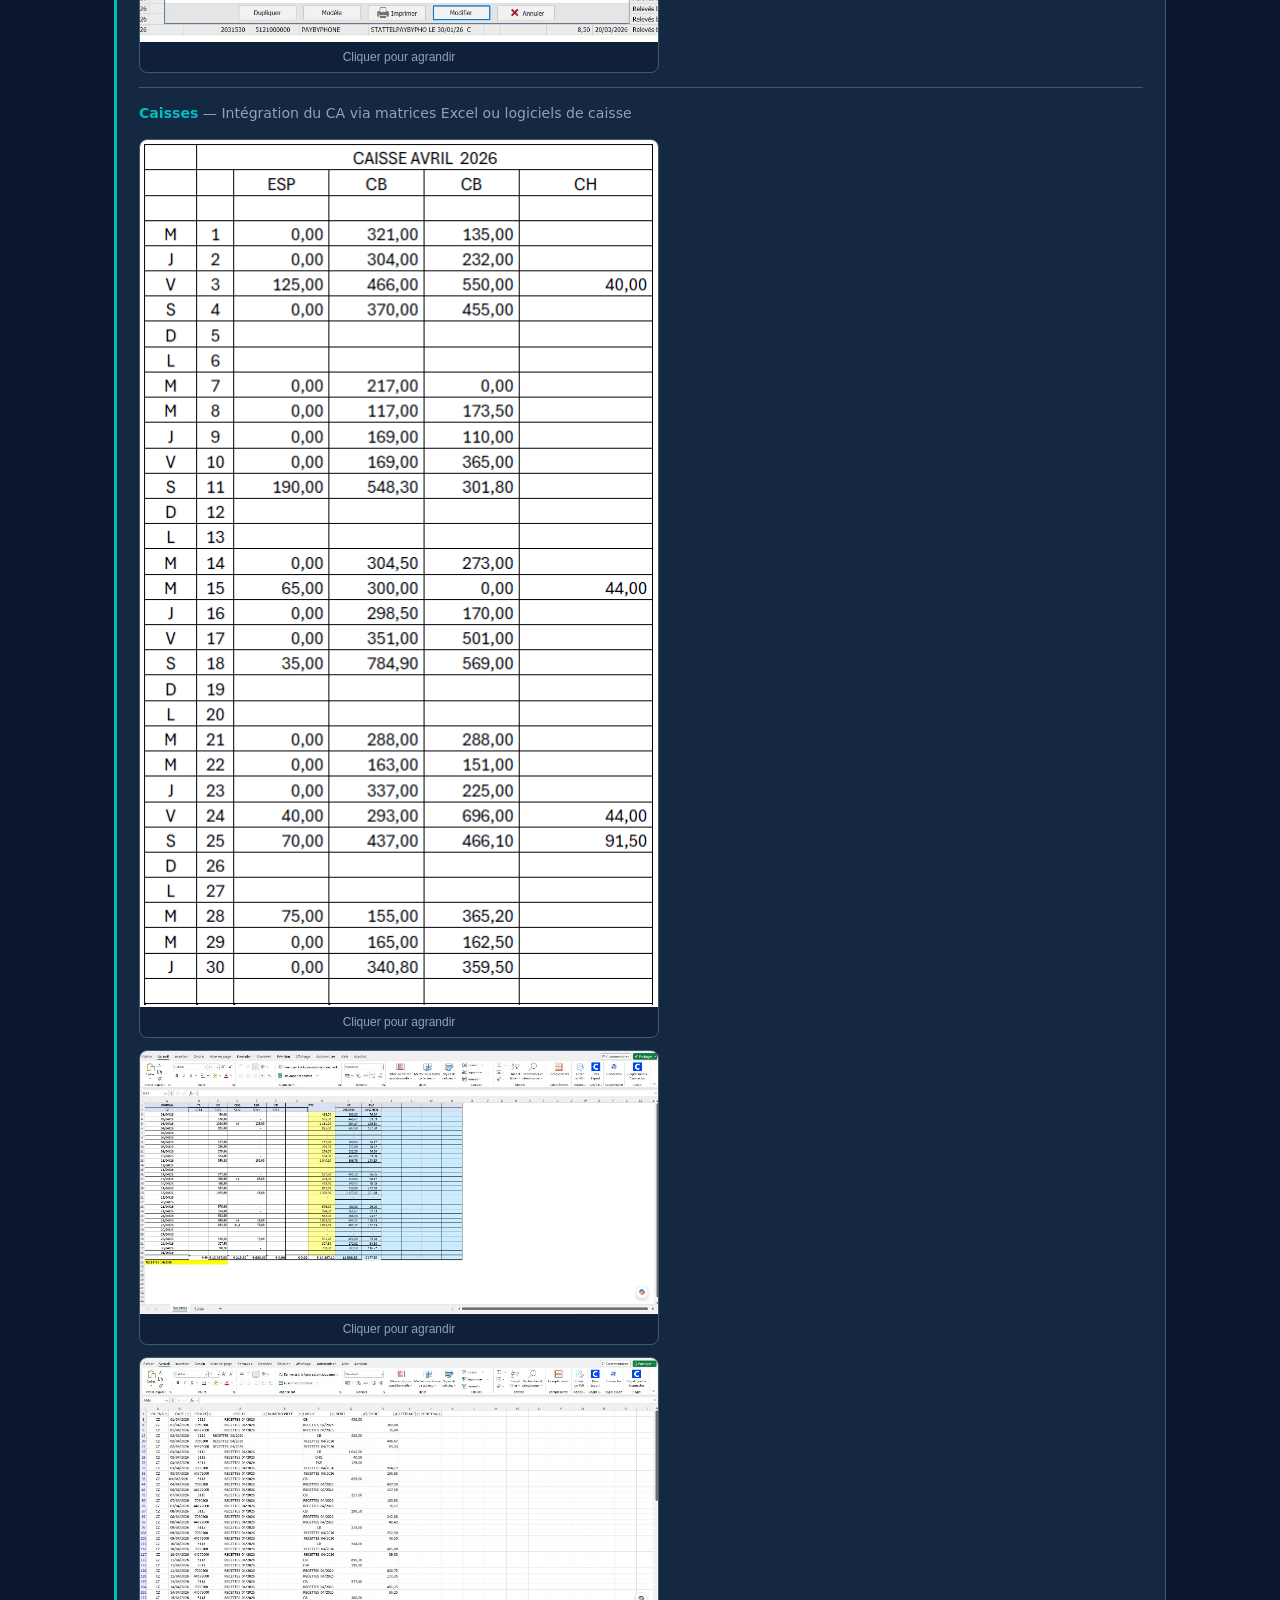
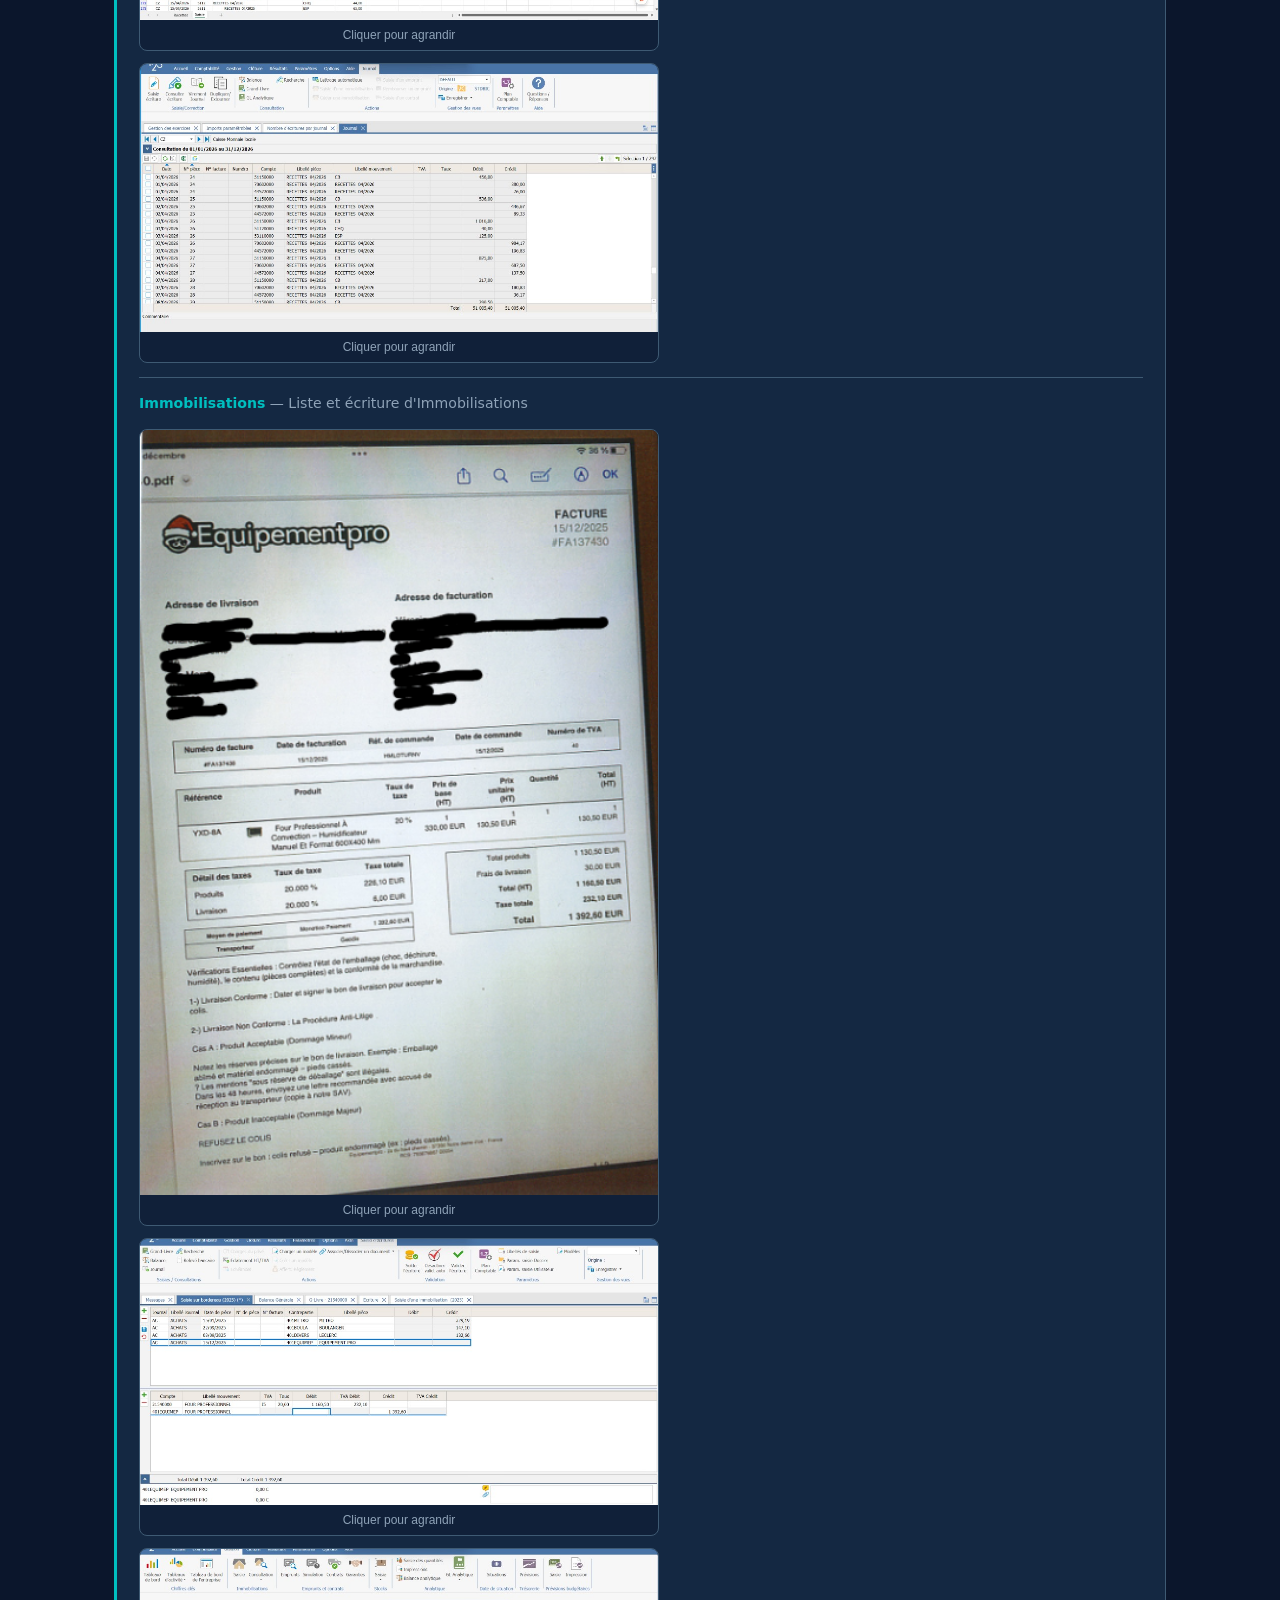
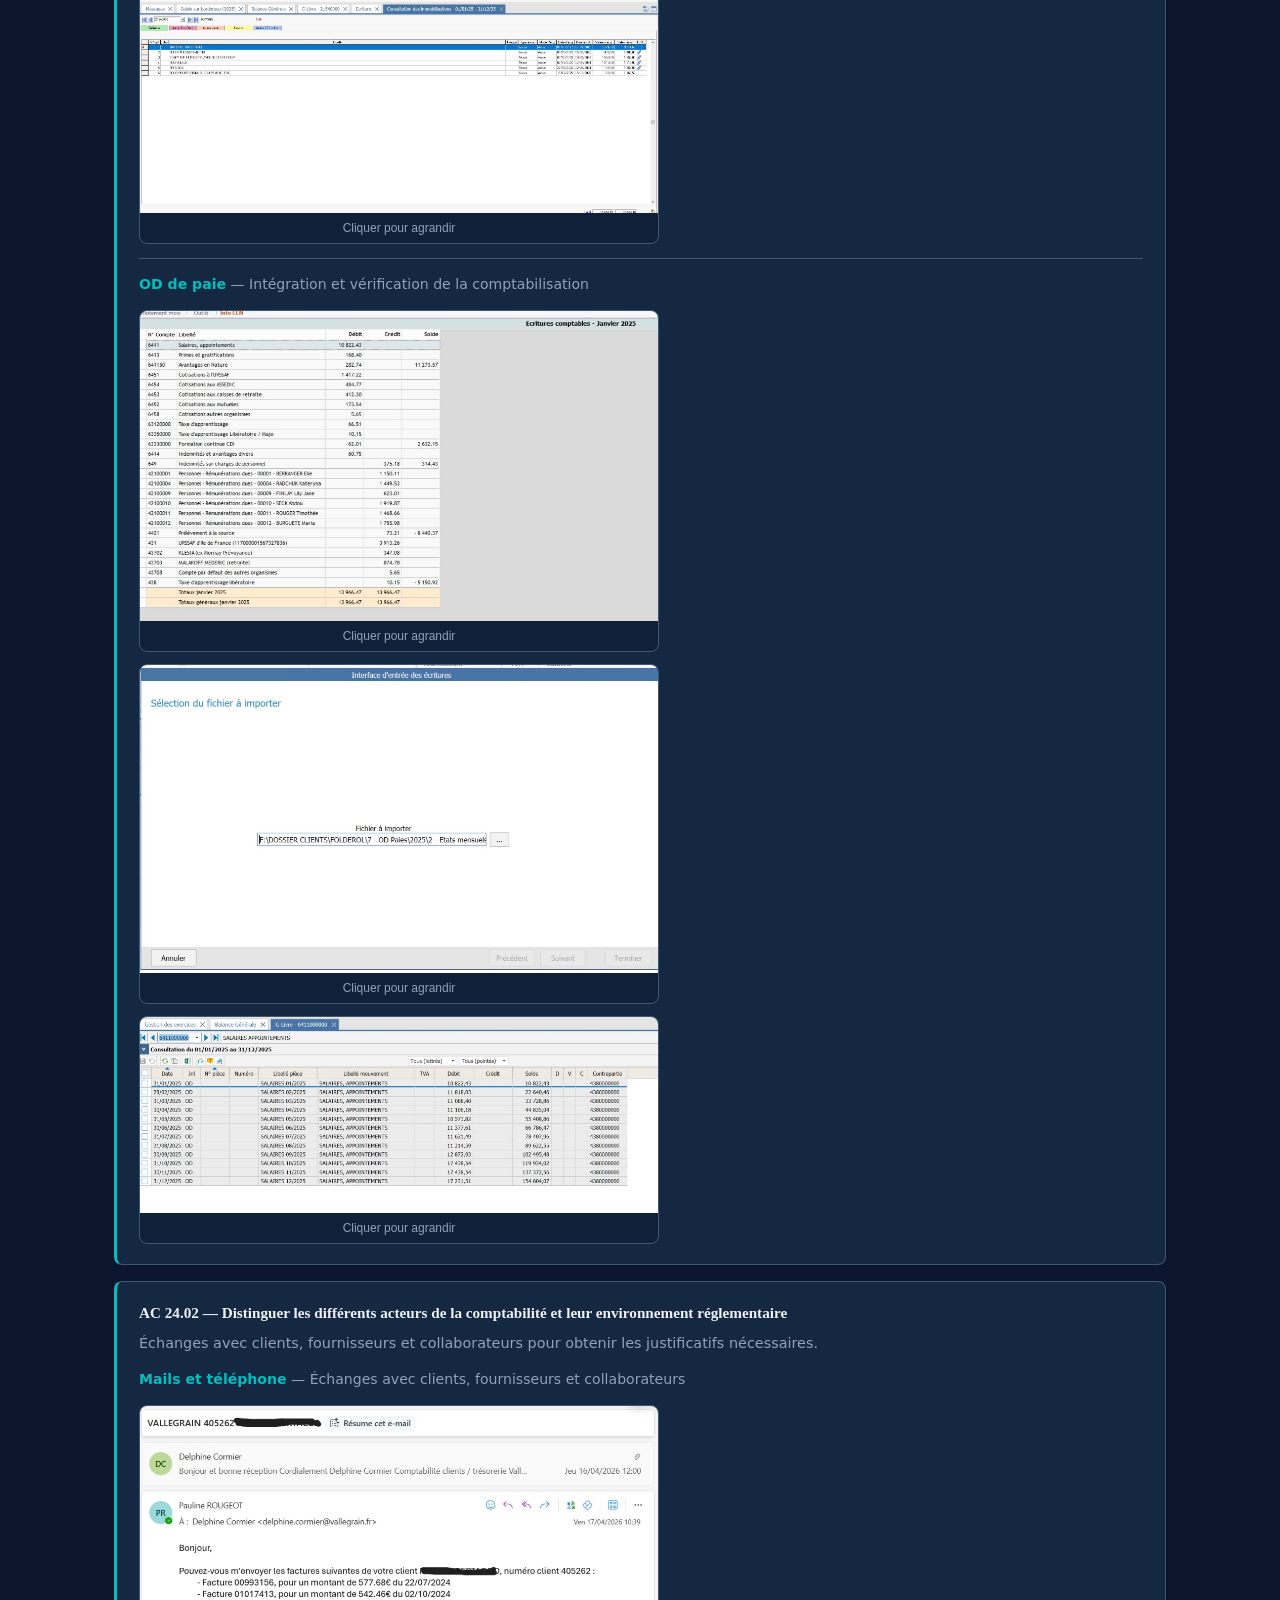
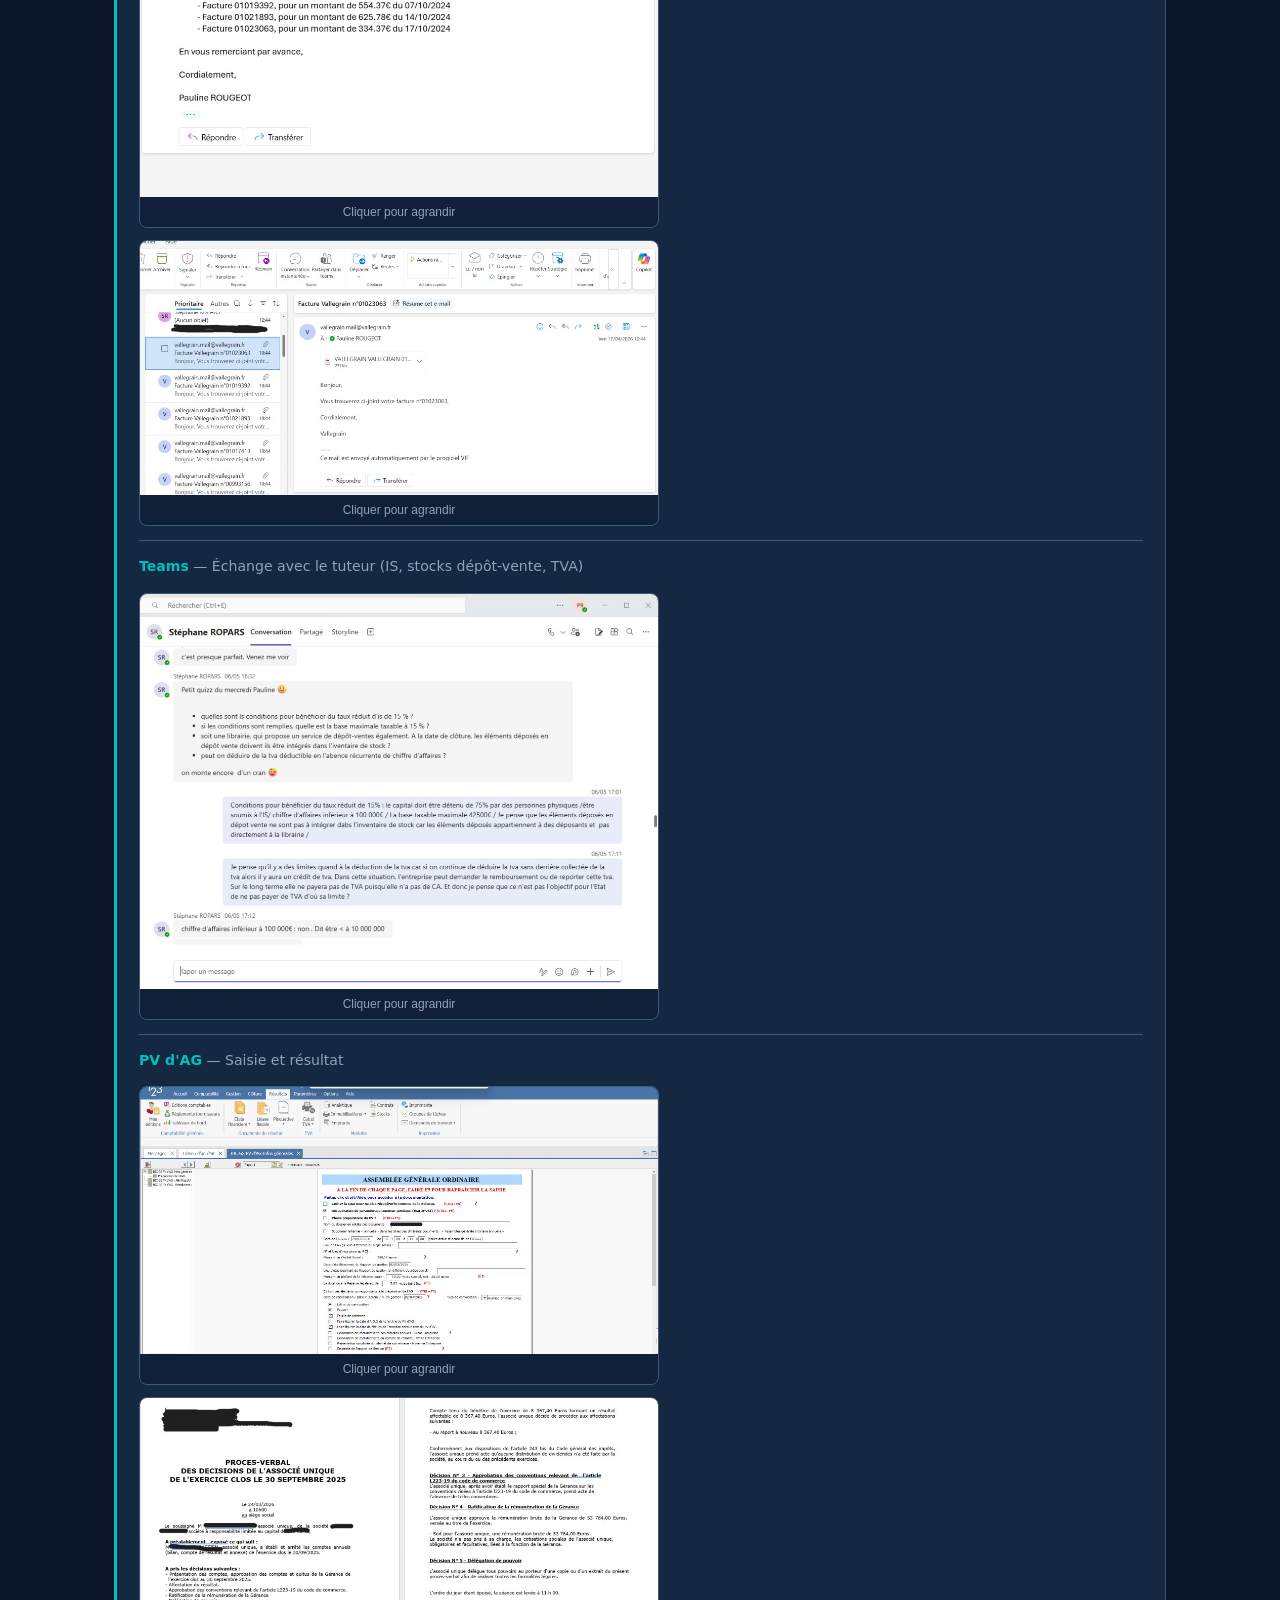
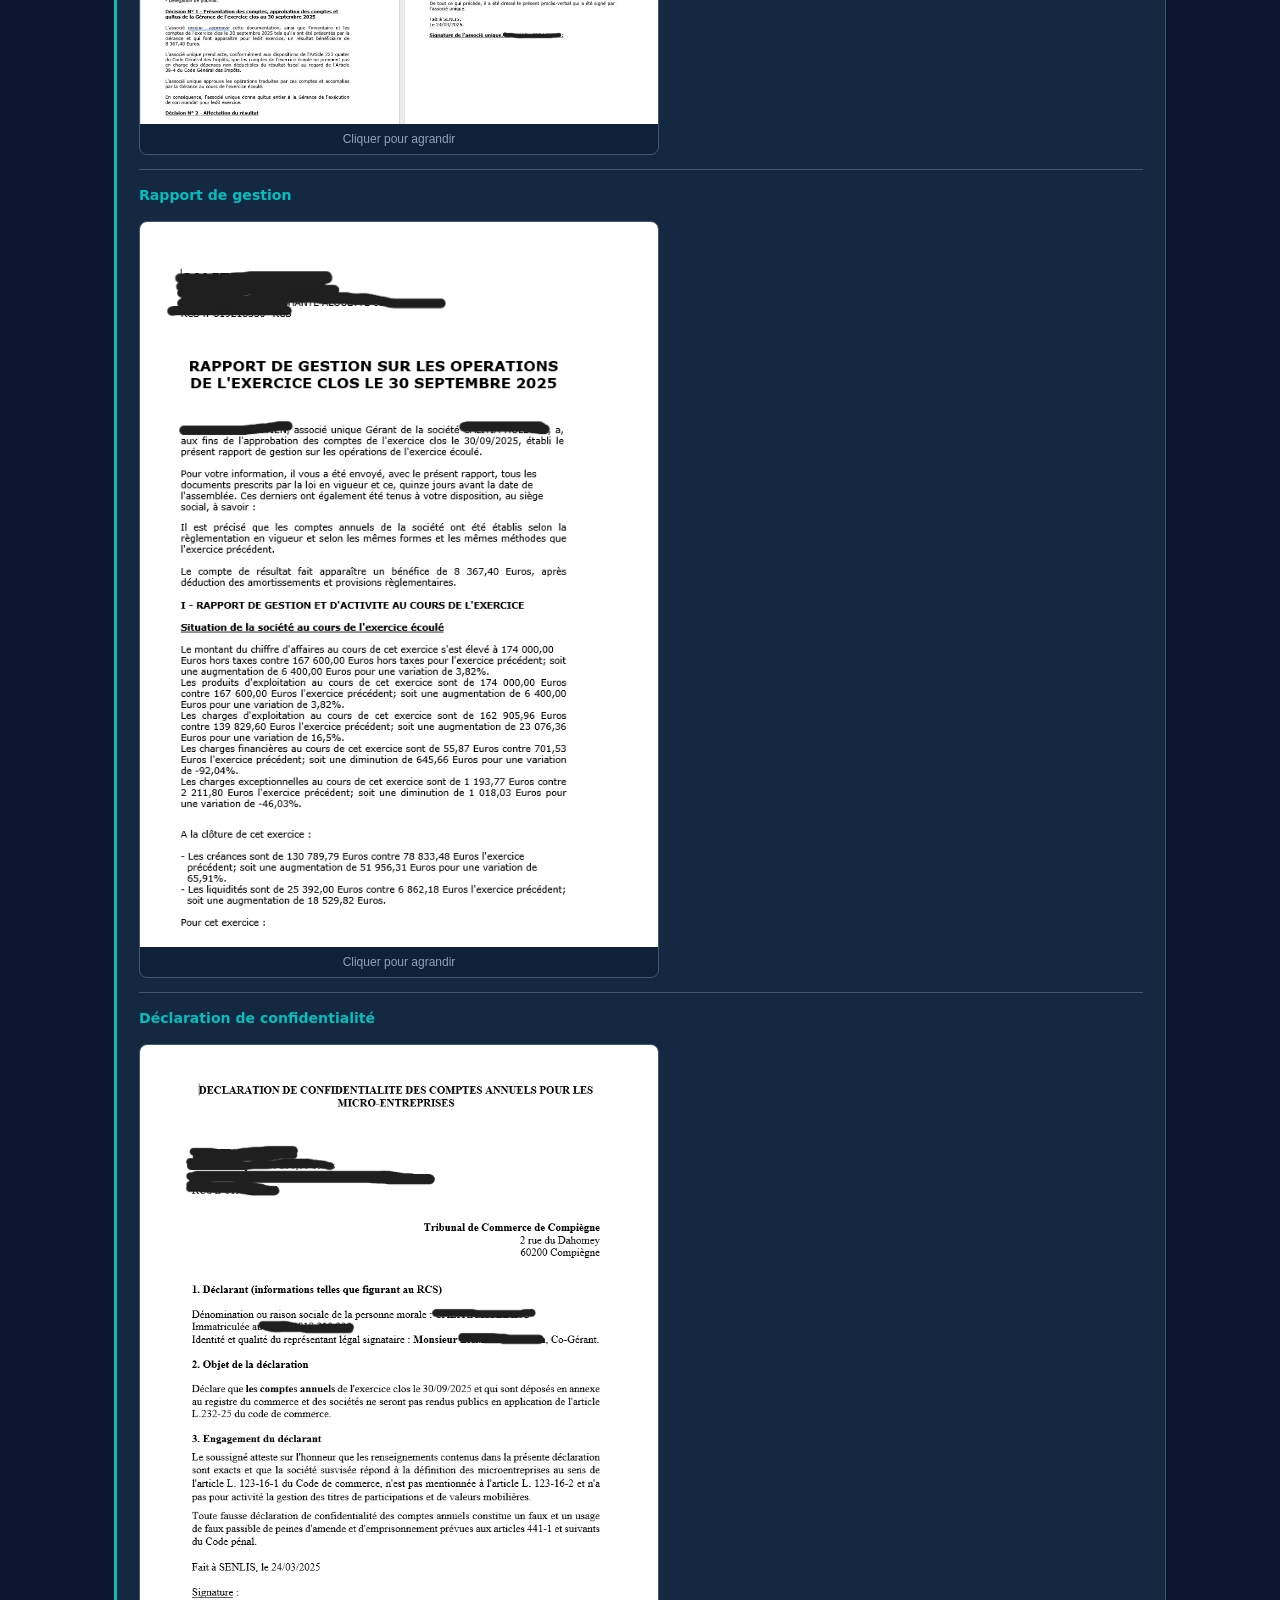
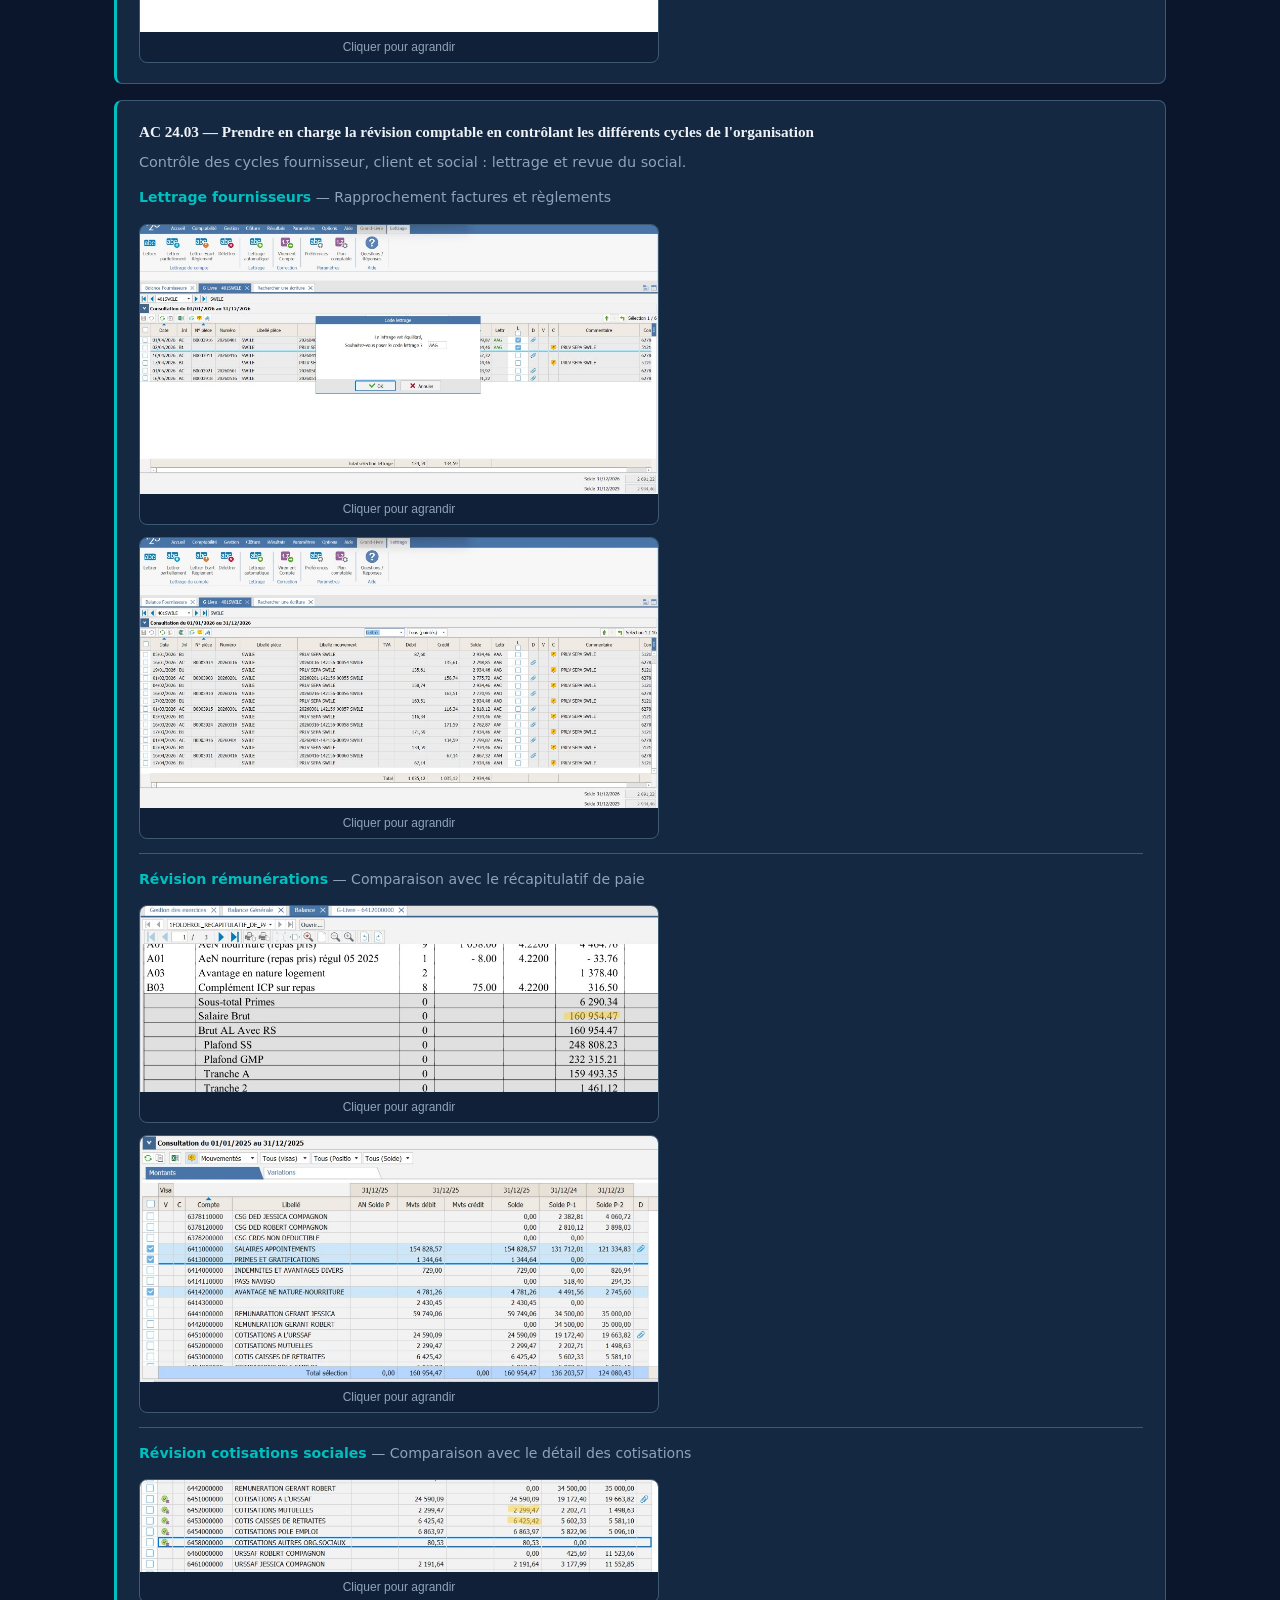
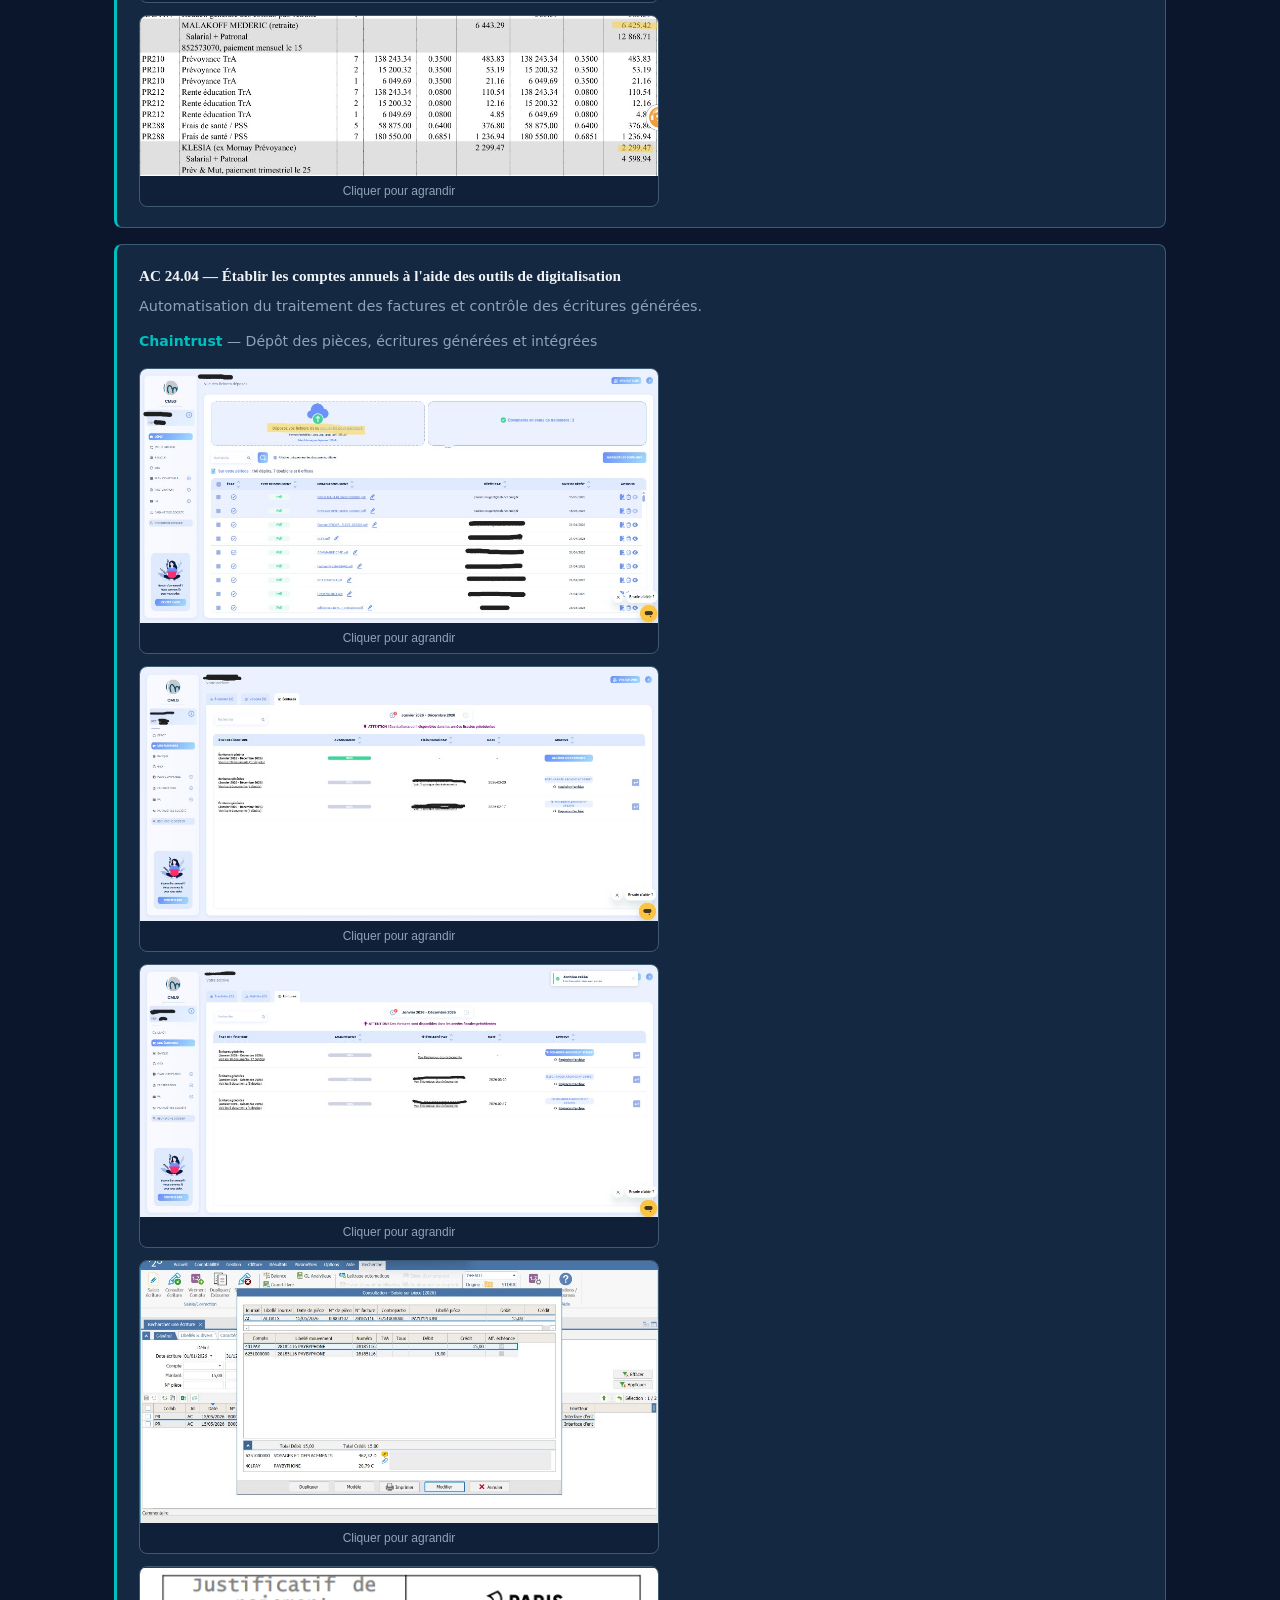
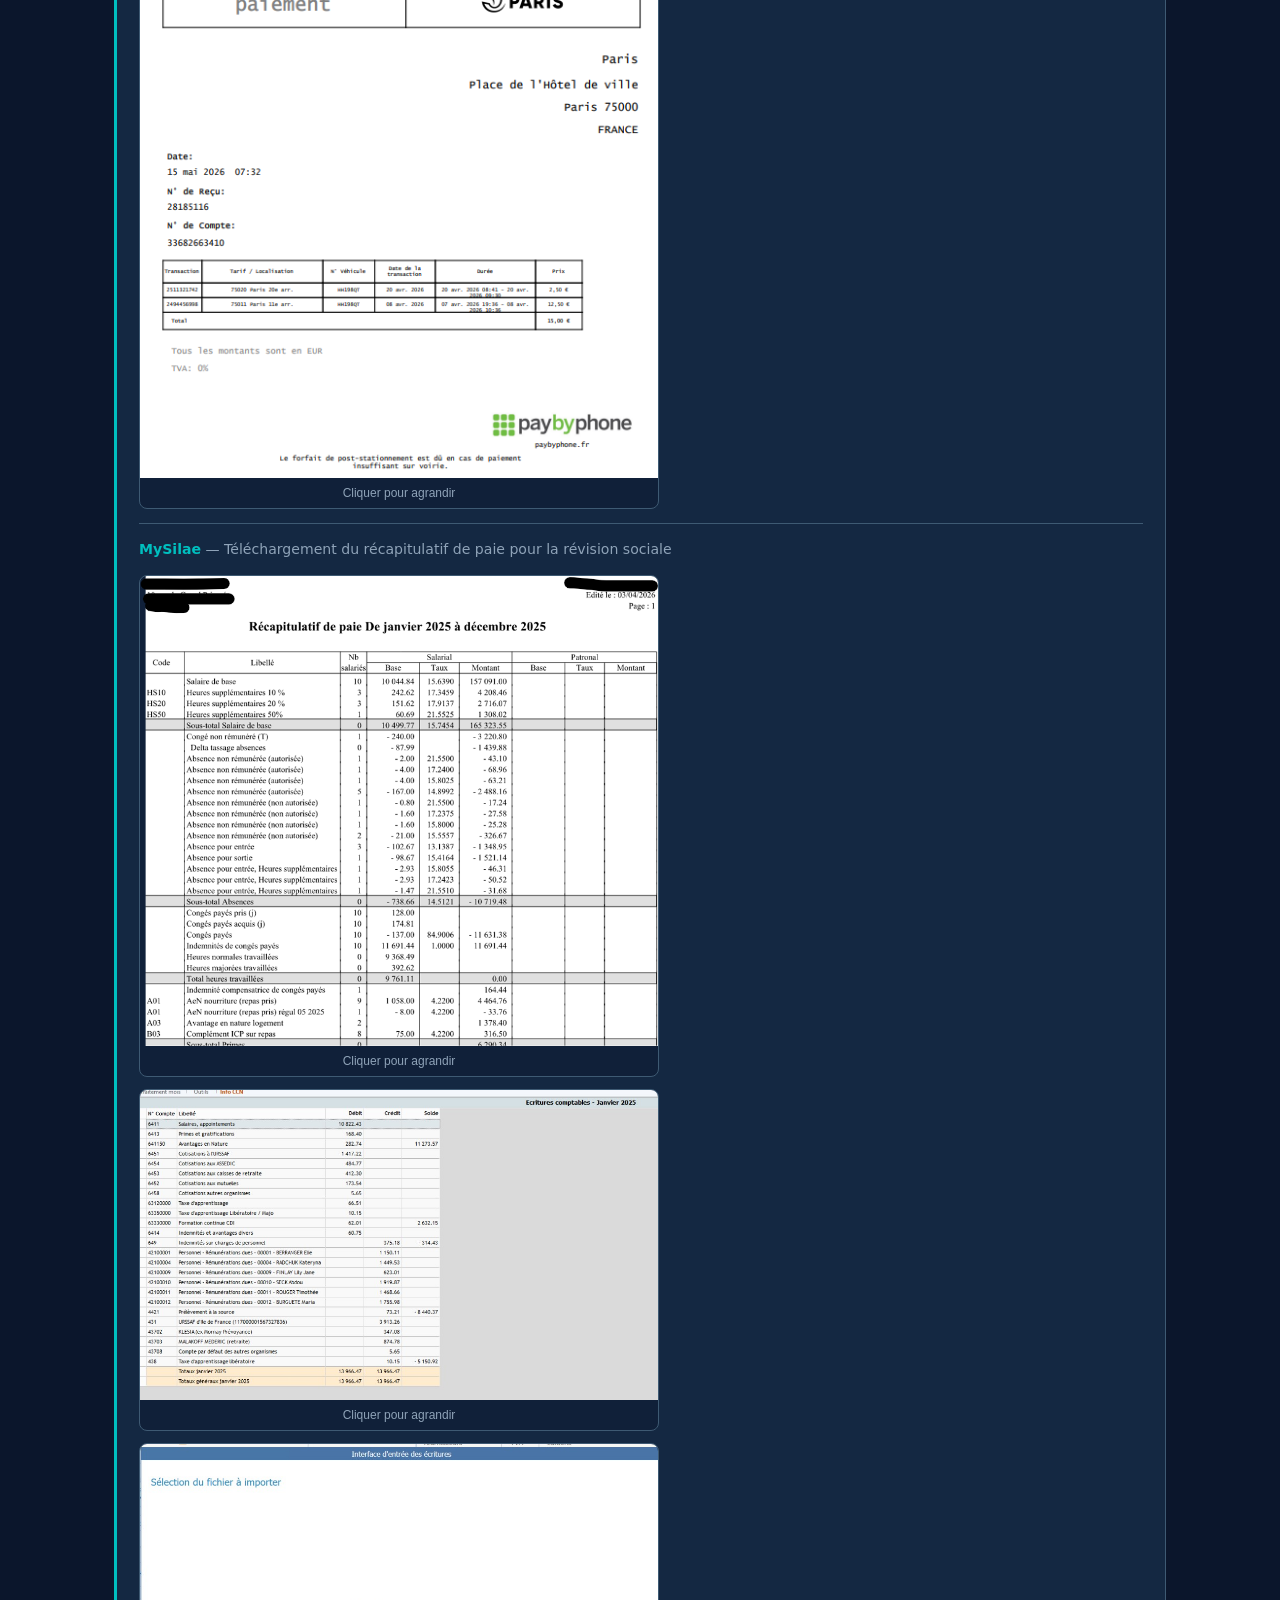
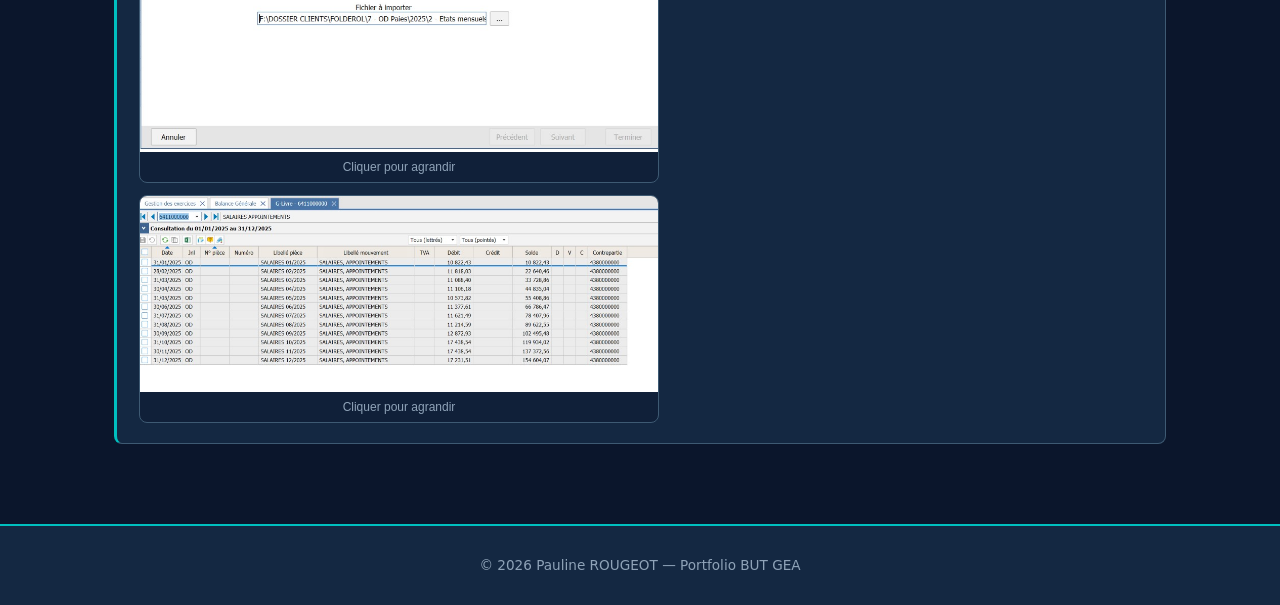
<file: projects/c4.html>
<!DOCTYPE html>
<html lang="fr">
<head>
  <meta charset="UTF-8" />
  <meta name="viewport" content="width=device-width, initial-scale=1.0" />
  <title>C4 — Produire</title>
  <link rel="stylesheet" href="../css/style.css" />
</head>
<body>

  <header>
    <div class="container">
      <a href="../index.html" class="nav-brand">
        <img src="../images/logo-universite-iut.png" alt="Université Gustave Eiffel — IUT Marne-la-Vallée" class="nav-logo nav-logo-univ" />
        <img src="../images/logo-esprit-gea.png" alt="Esprit GEA" class="nav-logo nav-logo-gea" />
      </a>
      <nav>
        <span class="nav-name">Pauline ROUGEOT</span>
        <a href="../index.html">Accueil</a>
        <a href="../index.html#projets">Projets</a>
      </nav>
    </div>
  </header>

  <main>
    <section class="project-hero">
      <div class="container">
        <a href="../index.html" class="back-link">← Retour aux compétences</a>
        <span class="project-badge">Compétence 4</span>
        <h1>Produire</h1>
        <p class="subtitle">Niveau 1 — Contrôler l'information comptable, fiscale et sociale produite</p>
      </div>
    </section>

    <section class="project-content">
      <div class="container">

        <div class="comp-intro">
          <p class="comp-level">Composantes essentielles</p>
          <ul>
            <li>Repérer le fonctionnement juridique et comptable des organisations</li>
            <li>Respecter les règles comptables et de révision comptable</li>
            <li>Respecter les règles de droit fiscal et social</li>
            <li>S'adapter à la digitalisation des activités comptables, sociales et fiscales</li>
          </ul>
        </div>

        <div class="tabs">
          <div class="tab-list">
            <button class="tab-btn active" data-tab="c4-stage">Stage</button>
            <button class="tab-btn" data-tab="c4-sae3">SAÉ3.GC2F.02 : Établir le diagnostic financier d’une entreprise après avoir procédé à l’analyse des comptes annuels</button>
          </div>

          <div id="c4-stage" class="tab-panel active">
            <div class="proof-list">

              <div class="proof-card">
                <h3>AC 24.01 — Traiter et contrôler l'ensemble des opérations de comptabilité générale et de comptabilité approfondie en conformité avec les règles comptables, fiscales et sociales et dans le respect des normes professionnelles</h3>
                <p class="proof-context">Traitement des opérations de comptabilité générale et approfondie en conformité avec les normes professionnelles.</p>
                <div class="proof-item">
                  <p class="proof-item-title"><strong>JEDECLARE</strong> — Récupération et comptabilisation des mouvements bancaires</p>
                  <div class="proof-img-group">
                    <button type="button" class="proof-img-btn" data-lightbox="../images/c4-stage/jedeclare-1.png" data-caption="JEDECLARE — Écritures générées">
                      <img src="../images/c4-stage/jedeclare-1.png" alt="JEDECLARE 1" class="proof-img" />
                      <span class="proof-img-hint">Cliquer pour agrandir</span>
                    </button>
                    <button type="button" class="proof-img-btn" data-lightbox="../images/c4-stage/jedeclare-2.png" data-caption="JEDECLARE — Dépôt des documents">
                      <img src="../images/c4-stage/jedeclare-2.png" alt="JEDECLARE 2" class="proof-img" />
                      <span class="proof-img-hint">Cliquer pour agrandir</span>
                    </button>
                    <button type="button" class="proof-img-btn" data-lightbox="../images/c4-stage/jedeclare-3.png" data-caption="JEDECLARE — Archive créée">
                      <img src="../images/c4-stage/jedeclare-3.png" alt="JEDECLARE 3" class="proof-img" />
                      <span class="proof-img-hint">Cliquer pour agrandir</span>
                    </button>
                  </div>
                </div>
                <div class="proof-item">
                  <p class="proof-item-title"><strong>Caisses</strong> — Intégration du CA via matrices Excel ou logiciels de caisse</p>
                  <div class="proof-img-group">
                    <button type="button" class="proof-img-btn" data-lightbox="../images/c4-stage/caisse-4.png" data-caption="Caisses — Caisse avril 2026">
                      <img src="../images/c4-stage/caisse-4.png" alt="Caisses 4" class="proof-img" />
                      <span class="proof-img-hint">Cliquer pour agrandir</span>
                    </button>
                    <button type="button" class="proof-img-btn" data-lightbox="../images/c4-stage/caisse-1.png" data-caption="Caisses — Rapport des articles facturables">
                      <img src="../images/c4-stage/caisse-1.png" alt="Caisses 1" class="proof-img" />
                      <span class="proof-img-hint">Cliquer pour agrandir</span>
                    </button>
                    <button type="button" class="proof-img-btn" data-lightbox="../images/c4-stage/caisse-2.png" data-caption="Caisses — Tableau de saisie recettes">
                      <img src="../images/c4-stage/caisse-2.png" alt="Caisses 2" class="proof-img" />
                      <span class="proof-img-hint">Cliquer pour agrandir</span>
                    </button>
                    <button type="button" class="proof-img-btn" data-lightbox="../images/c4-stage/caisse-3.png" data-caption="Caisses — Journal de caisse">
                      <img src="../images/c4-stage/caisse-3.png" alt="Caisses 3" class="proof-img" />
                      <span class="proof-img-hint">Cliquer pour agrandir</span>
                    </button>
                  </div>
                </div>
                <div class="proof-item">
                  <p class="proof-item-title"><strong>Immobilisations</strong> — Liste et écriture d'Immobilisations</p>
                  <div class="proof-img-group">
                    <button type="button" class="proof-img-btn" data-lightbox="../images/c4-stage/immobilisation-1.png" data-caption="Immobilisations — Saisie d'une immobilisation">
                      <img src="../images/c4-stage/immobilisation-1.png" alt="Immobilisation 1" class="proof-img" />
                      <span class="proof-img-hint">Cliquer pour agrandir</span>
                    </button>
                    <button type="button" class="proof-img-btn" data-lightbox="../images/c4-stage/immobilisation-2.png" data-caption="Immobilisations — Tableau d'amortissement">
                      <img src="../images/c4-stage/immobilisation-2.png" alt="Immobilisation 2" class="proof-img" />
                      <span class="proof-img-hint">Cliquer pour agrandir</span>
                    </button>
                    <button type="button" class="proof-img-btn" data-lightbox="../images/c4-stage/immobilisation-3.png" data-caption="Immobilisations — Détail amortissements">
                      <img src="../images/c4-stage/immobilisation-3.png" alt="Immobilisation 3" class="proof-img" />
                      <span class="proof-img-hint">Cliquer pour agrandir</span>
                    </button>
                  </div>
                </div>
                <div class="proof-item">
                  <p class="proof-item-title"><strong>OD de paie</strong> — Intégration et vérification de la comptabilisation</p>
                  <div class="proof-img-group">
                    <button type="button" class="proof-img-btn" data-lightbox="../images/c4-stage/od-paie-1.png" data-caption="OD de paie — Écritures comptables janvier">
                      <img src="../images/c4-stage/od-paie-1.png" alt="OD paie 1" class="proof-img" />
                      <span class="proof-img-hint">Cliquer pour agrandir</span>
                    </button>
                    <button type="button" class="proof-img-btn" data-lightbox="../images/c4-stage/od-paie-2.png" data-caption="OD de paie — Interface d'import">
                      <img src="../images/c4-stage/od-paie-2.png" alt="OD paie 2" class="proof-img" />
                      <span class="proof-img-hint">Cliquer pour agrandir</span>
                    </button>
                    <button type="button" class="proof-img-btn" data-lightbox="../images/c4-stage/od-paie-3.png" data-caption="OD de paie — Grand livre salaires">
                      <img src="../images/c4-stage/od-paie-3.png" alt="OD paie 3" class="proof-img" />
                      <span class="proof-img-hint">Cliquer pour agrandir</span>
                    </button>
                  </div>
                </div>
              </div>

              <div class="proof-card">
                <h3>AC 24.02 — Distinguer les différents acteurs de la comptabilité et leur environnement réglementaire</h3>
                <p class="proof-context">Échanges avec clients, fournisseurs et collaborateurs pour obtenir les justificatifs nécessaires.</p>
                <div class="proof-item">
                  <p class="proof-item-title"><strong>Mails et téléphone</strong> — Échanges avec clients, fournisseurs et collaborateurs</p>
                  <div class="proof-img-group">
                    <button type="button" class="proof-img-btn" data-lightbox="../images/c4-stage/mails-telephone-1.png" data-caption="Mails et téléphone — Réception facture fournisseur">
                      <img src="../images/c4-stage/mails-telephone-1.png" alt="Mails et téléphone 1" class="proof-img" />
                      <span class="proof-img-hint">Cliquer pour agrandir</span>
                    </button>
                    <button type="button" class="proof-img-btn" data-lightbox="../images/c4-stage/mails-telephone-2.png" data-caption="Mails et téléphone — Demande de factures manquantes">
                      <img src="../images/c4-stage/mails-telephone-2.png" alt="Mails et téléphone 2" class="proof-img" />
                      <span class="proof-img-hint">Cliquer pour agrandir</span>
                    </button>
                  </div>
                </div>
                <div class="proof-item">
                  <p class="proof-item-title"><strong>Teams</strong> — Échange avec le tuteur (IS, stocks dépôt-vente, TVA)</p>
                  <button type="button" class="proof-img-btn" data-lightbox="../images/c4-stage/teams.png" data-caption="Teams — Échange technique avec le tuteur">
                    <img src="../images/c4-stage/teams.png" alt="Teams" class="proof-img" />
                    <span class="proof-img-hint">Cliquer pour agrandir</span>
                  </button>
                </div>
                <div class="proof-item">
                  <p class="proof-item-title"><strong>PV d'AG</strong> — Saisie et résultat</p>
                  <div class="proof-img-group">
                    <button type="button" class="proof-img-btn" data-lightbox="../images/c4-stage/pvag-1.png" data-caption="PV d'AG — Saisie dans le logiciel">
                      <img src="../images/c4-stage/pvag-1.png" alt="PV d'AG 1" class="proof-img" />
                      <span class="proof-img-hint">Cliquer pour agrandir</span>
                    </button>
                    <button type="button" class="proof-img-btn" data-lightbox="../images/c4-stage/pvag-2.png" data-caption="PV d'AG — Procès-verbal final">
                      <img src="../images/c4-stage/pvag-2.png" alt="PV d'AG 2" class="proof-img" />
                      <span class="proof-img-hint">Cliquer pour agrandir</span>
                    </button>
                  </div>
                </div>
                <div class="proof-item">
                  <p class="proof-item-title"><strong>Rapport de gestion</strong></p>
                  <button type="button" class="proof-img-btn" data-lightbox="../images/c4-stage/rapport-gestion.png" data-caption="Rapport de gestion">
                    <img src="../images/c4-stage/rapport-gestion.png" alt="Rapport de gestion" class="proof-img" />
                    <span class="proof-img-hint">Cliquer pour agrandir</span>
                  </button>
                </div>
                <div class="proof-item">
                  <p class="proof-item-title"><strong>Déclaration de confidentialité</strong></p>
                  <button type="button" class="proof-img-btn" data-lightbox="../images/c4-stage/declaration-confidentialite.png" data-caption="Déclaration de confidentialité">
                    <img src="../images/c4-stage/declaration-confidentialite.png" alt="Déclaration de confidentialité" class="proof-img" />
                    <span class="proof-img-hint">Cliquer pour agrandir</span>
                  </button>
                </div>
              </div>

              <div class="proof-card">
                <h3>AC 24.03 — Prendre en charge la révision comptable en contrôlant les différents cycles de l'organisation</h3>
                <p class="proof-context">Contrôle des cycles fournisseur, client et social : lettrage et revue du social.</p>
                <div class="proof-item">
                  <p class="proof-item-title"><strong>Lettrage fournisseurs</strong> — Rapprochement factures et règlements</p>
                  <div class="proof-img-group">
                    <button type="button" class="proof-img-btn" data-lightbox="../images/c4-stage/lettrage-fournisseurs-1.png" data-caption="Lettrage fournisseurs — Validation lettrage">
                      <img src="../images/c4-stage/lettrage-fournisseurs-1.png" alt="Lettrage fournisseurs 1" class="proof-img" />
                      <span class="proof-img-hint">Cliquer pour agrandir</span>
                    </button>
                    <button type="button" class="proof-img-btn" data-lightbox="../images/c4-stage/lettrage-fournisseurs-2.png" data-caption="Lettrage fournisseurs — Grand livre fournisseurs">
                      <img src="../images/c4-stage/lettrage-fournisseurs-2.png" alt="Lettrage fournisseurs 2" class="proof-img" />
                      <span class="proof-img-hint">Cliquer pour agrandir</span>
                    </button>
                  </div>
                </div>
                <div class="proof-item">
                  <p class="proof-item-title"><strong>Révision rémunérations</strong> — Comparaison avec le récapitulatif de paie</p>
                  <div class="proof-img-group">
                    <button type="button" class="proof-img-btn" data-lightbox="../images/c4-stage/revision-remunerations-1.png" data-caption="Révision rémunérations — Vue comptable">
                      <img src="../images/c4-stage/revision-remunerations-1.png" alt="Révision rémunérations 1" class="proof-img" />
                      <span class="proof-img-hint">Cliquer pour agrandir</span>
                    </button>
                    <button type="button" class="proof-img-btn" data-lightbox="../images/c4-stage/revision-remunerations-2.png" data-caption="Révision rémunérations — Détail paie">
                      <img src="../images/c4-stage/revision-remunerations-2.png" alt="Révision rémunérations 2" class="proof-img" />
                      <span class="proof-img-hint">Cliquer pour agrandir</span>
                    </button>
                  </div>
                </div>
                <div class="proof-item">
                  <p class="proof-item-title"><strong>Révision cotisations sociales</strong> — Comparaison avec le détail des cotisations</p>
                  <div class="proof-img-group">
                    <button type="button" class="proof-img-btn" data-lightbox="../images/c4-stage/revision-cotisations-1.png" data-caption="Révision cotisations — Comptes de cotisations">
                      <img src="../images/c4-stage/revision-cotisations-1.png" alt="Révision cotisations 1" class="proof-img" />
                      <span class="proof-img-hint">Cliquer pour agrandir</span>
                    </button>
                    <button type="button" class="proof-img-btn" data-lightbox="../images/c4-stage/revision-cotisations-2.png" data-caption="Révision cotisations — Détail des taux et montants">
                      <img src="../images/c4-stage/revision-cotisations-2.png" alt="Révision cotisations 2" class="proof-img" />
                      <span class="proof-img-hint">Cliquer pour agrandir</span>
                    </button>
                  </div>
                </div>
              </div>

              <div class="proof-card">
                <h3>AC 24.04 — Établir les comptes annuels à l'aide des outils de digitalisation</h3>
                <p class="proof-context">Automatisation du traitement des factures et contrôle des écritures générées.</p>
                <div class="proof-item">
                  <p class="proof-item-title"><strong>Chaintrust</strong> — Dépôt des pièces, écritures générées et intégrées</p>
                  <div class="proof-img-group">
                    <button type="button" class="proof-img-btn" data-lightbox="../images/c4-stage/chaintrust-1.png" data-caption="Chaintrust — Dépôt">
                      <img src="../images/c4-stage/chaintrust-1.png" alt="Chaintrust 1" class="proof-img" />
                      <span class="proof-img-hint">Cliquer pour agrandir</span>
                    </button>
                    <button type="button" class="proof-img-btn" data-lightbox="../images/c4-stage/chaintrust-2.png" data-caption="Chaintrust — État des écritures">
                      <img src="../images/c4-stage/chaintrust-2.png" alt="Chaintrust 2" class="proof-img" />
                      <span class="proof-img-hint">Cliquer pour agrandir</span>
                    </button>
                    <button type="button" class="proof-img-btn" data-lightbox="../images/c4-stage/chaintrust-3.png" data-caption="Chaintrust — Archive">
                      <img src="../images/c4-stage/chaintrust-3.png" alt="Chaintrust 3" class="proof-img" />
                      <span class="proof-img-hint">Cliquer pour agrandir</span>
                    </button>
                    <button type="button" class="proof-img-btn" data-lightbox="../images/c4-stage/chaintrust-4.png" data-caption="Chaintrust — Écritures reconnues">
                      <img src="../images/c4-stage/chaintrust-4.png" alt="Chaintrust 4" class="proof-img" />
                      <span class="proof-img-hint">Cliquer pour agrandir</span>
                    </button>
                    <button type="button" class="proof-img-btn" data-lightbox="../images/c4-stage/chaintrust-5.png" data-caption="Chaintrust — Saisie pièce">
                      <img src="../images/c4-stage/chaintrust-5.png" alt="Chaintrust 5" class="proof-img" />
                      <span class="proof-img-hint">Cliquer pour agrandir</span>
                    </button>
                  </div>
                </div>
                <div class="proof-item">
                  <p class="proof-item-title"><strong>MySilae</strong> — Téléchargement du récapitulatif de paie pour la révision sociale</p>
                  <div class="proof-img-group">
                    <button type="button" class="proof-img-btn" data-lightbox="../images/c4-stage/mysilae.png" data-caption="MySilae — Récapitulatif de paie">
                      <img src="../images/c4-stage/mysilae.png" alt="MySilae" class="proof-img" />
                      <span class="proof-img-hint">Cliquer pour agrandir</span>
                    </button>
                    <button type="button" class="proof-img-btn" data-lightbox="../images/c4-stage/mysilae-1.png" data-caption="MySilae — Écritures comptables janvier">
                      <img src="../images/c4-stage/mysilae-1.png" alt="MySilae 1" class="proof-img" />
                      <span class="proof-img-hint">Cliquer pour agrandir</span>
                    </button>
                    <button type="button" class="proof-img-btn" data-lightbox="../images/c4-stage/mysilae-2.png" data-caption="MySilae — Interface d'import des écritures">
                      <img src="../images/c4-stage/mysilae-2.png" alt="MySilae 2" class="proof-img" />
                      <span class="proof-img-hint">Cliquer pour agrandir</span>
                    </button>
                    <button type="button" class="proof-img-btn" data-lightbox="../images/c4-stage/mysilae-3.png" data-caption="MySilae — Grand livre salaires">
                      <img src="../images/c4-stage/mysilae-3.png" alt="MySilae 3" class="proof-img" />
                      <span class="proof-img-hint">Cliquer pour agrandir</span>
                    </button>
                  </div>
                </div>
              </div>

            </div>
          </div>

          <div id="c4-sae3" class="tab-panel">
            <div class="proof-list">

              <div class="proof-card">
                <h3>AC 24.01 — Traiter et contrôler l'ensemble des opérations de comptabilité générale et de comptabilité approfondie en conformité avec les règles comptables, fiscales et sociales et dans le respect des normes professionnelles</h3>
                <p class="proof-context">Établir le diagnostic financier d'une entreprise après analyse des comptes annuels.</p>
                <div class="proof-item">
                  <p class="proof-item-title"><strong>Réalisation des travaux de clôture</strong> — Tableau d'amortissement et écriture de cession</p>
                  <button type="button" class="proof-img-btn" data-lightbox="../images/c4-sae3/documents-diagnostic.png" data-caption="SAÉ 3 — Documents de diagnostic">
                    <img src="../images/c4-sae3/documents-diagnostic.png" alt="Documents de diagnostic" class="proof-img" />
                    <span class="proof-img-hint">Cliquer pour agrandir</span>
                  </button>
                </div>
              </div>

            </div>
          </div>
        </div>

      </div>
    </section>
  </main>

  <footer>
    <div class="container">
      <p>© 2026 Pauline ROUGEOT — Portfolio BUT GEA</p>
    </div>
  </footer>

  <script src="../js/tabs.js"></script>
  <script src="../js/lightbox.js"></script>
</body>
</html>
</file>
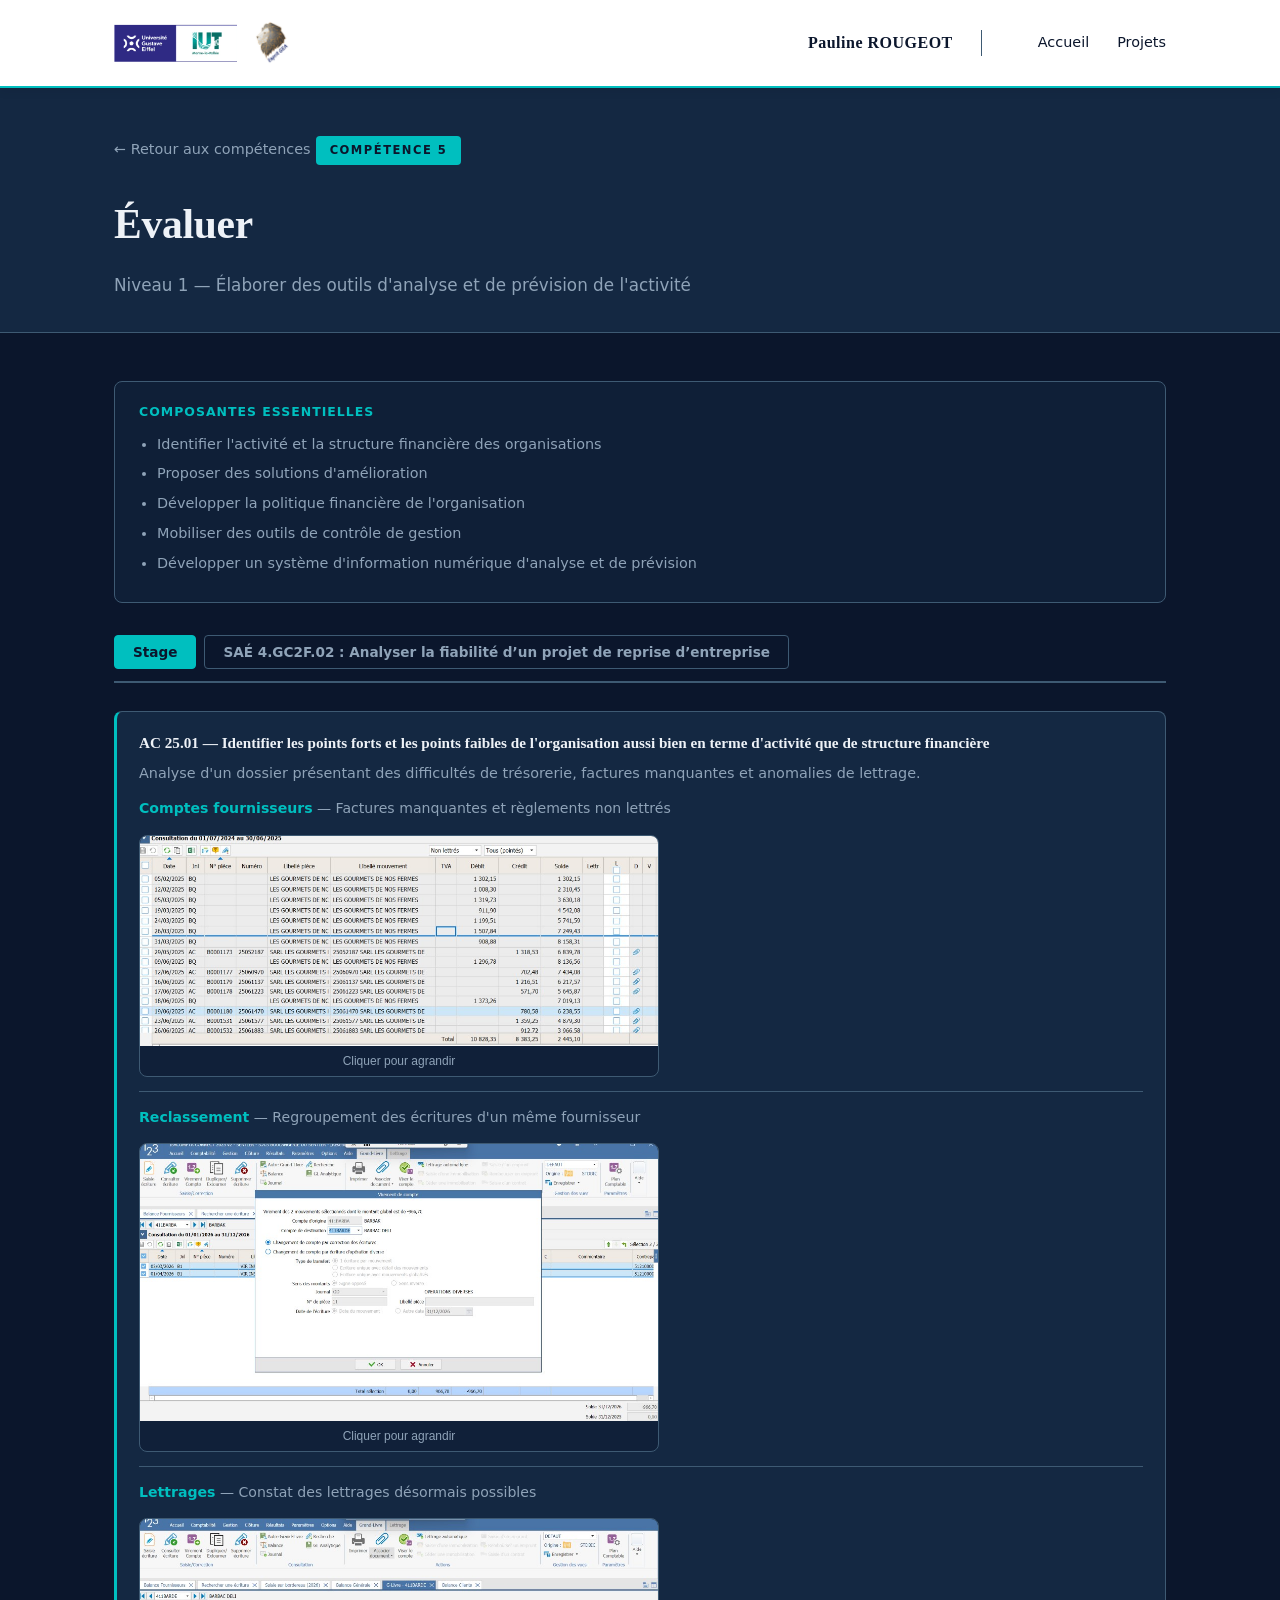
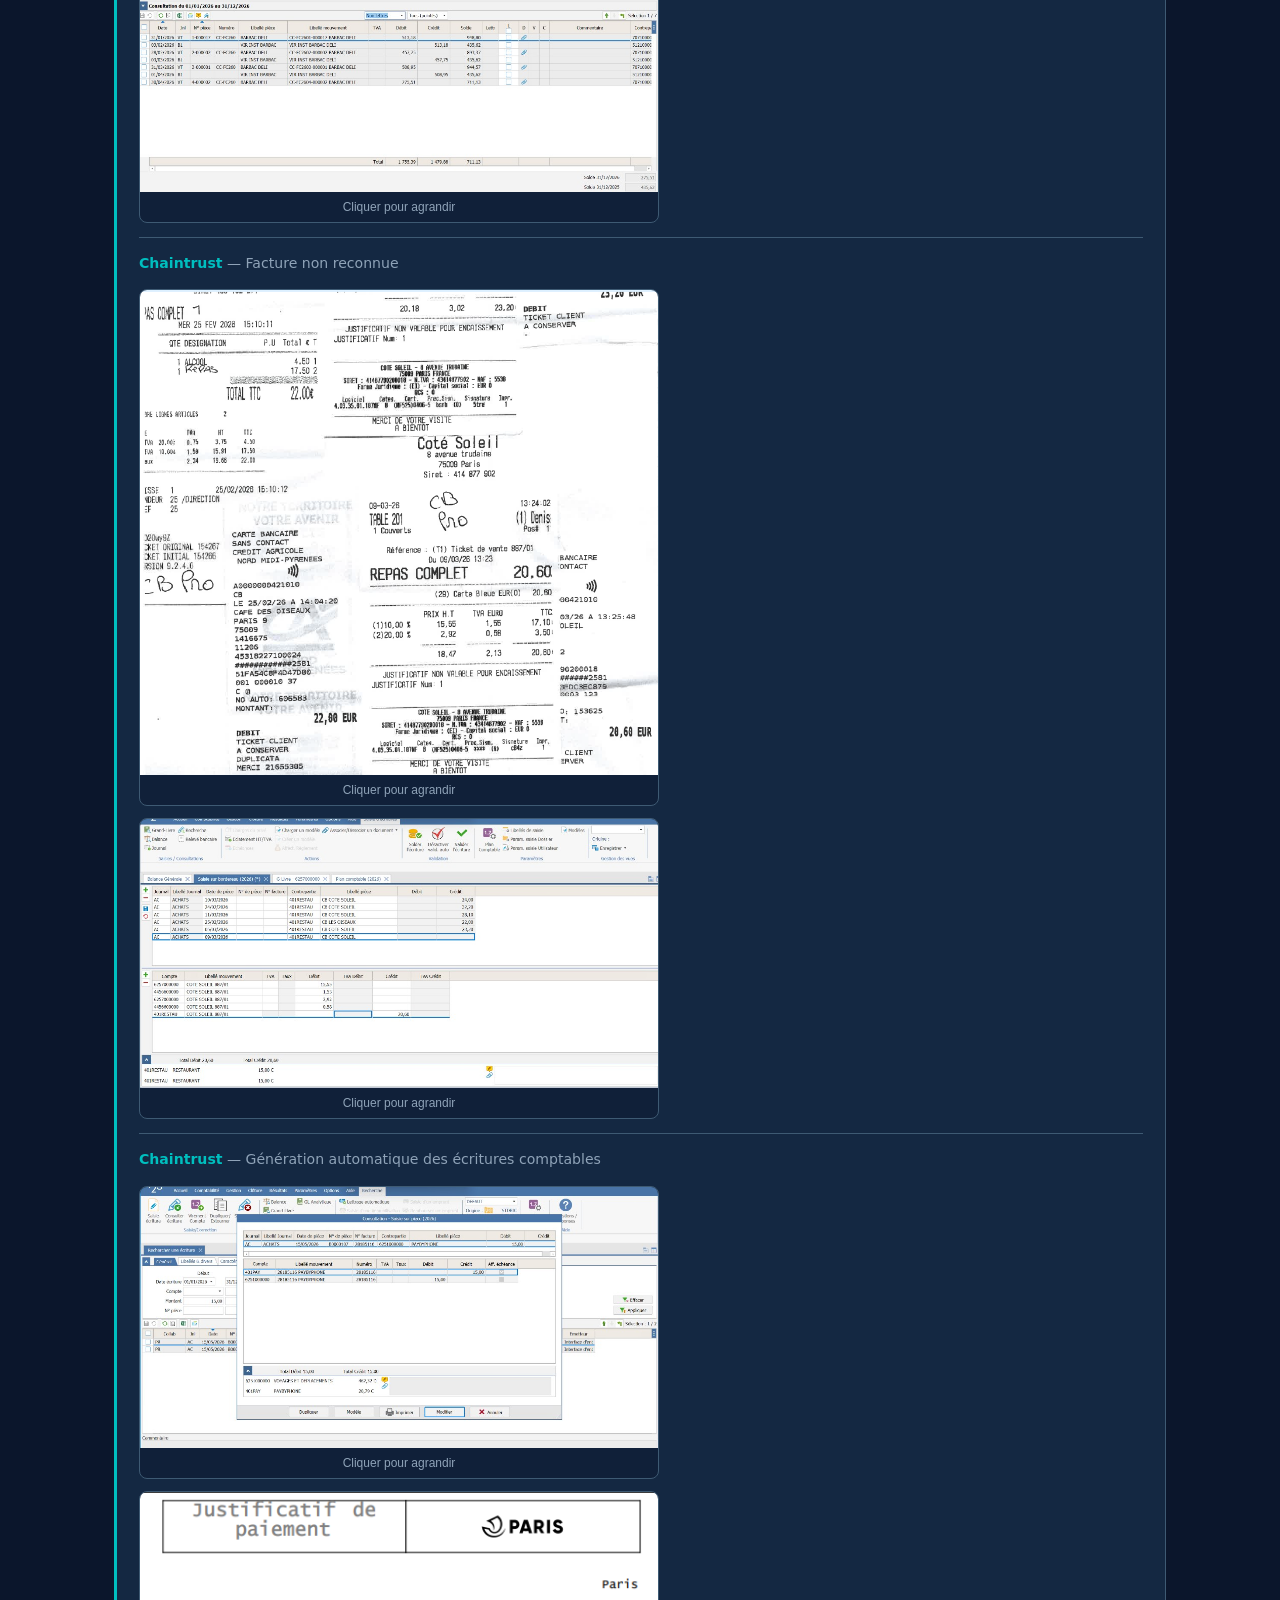
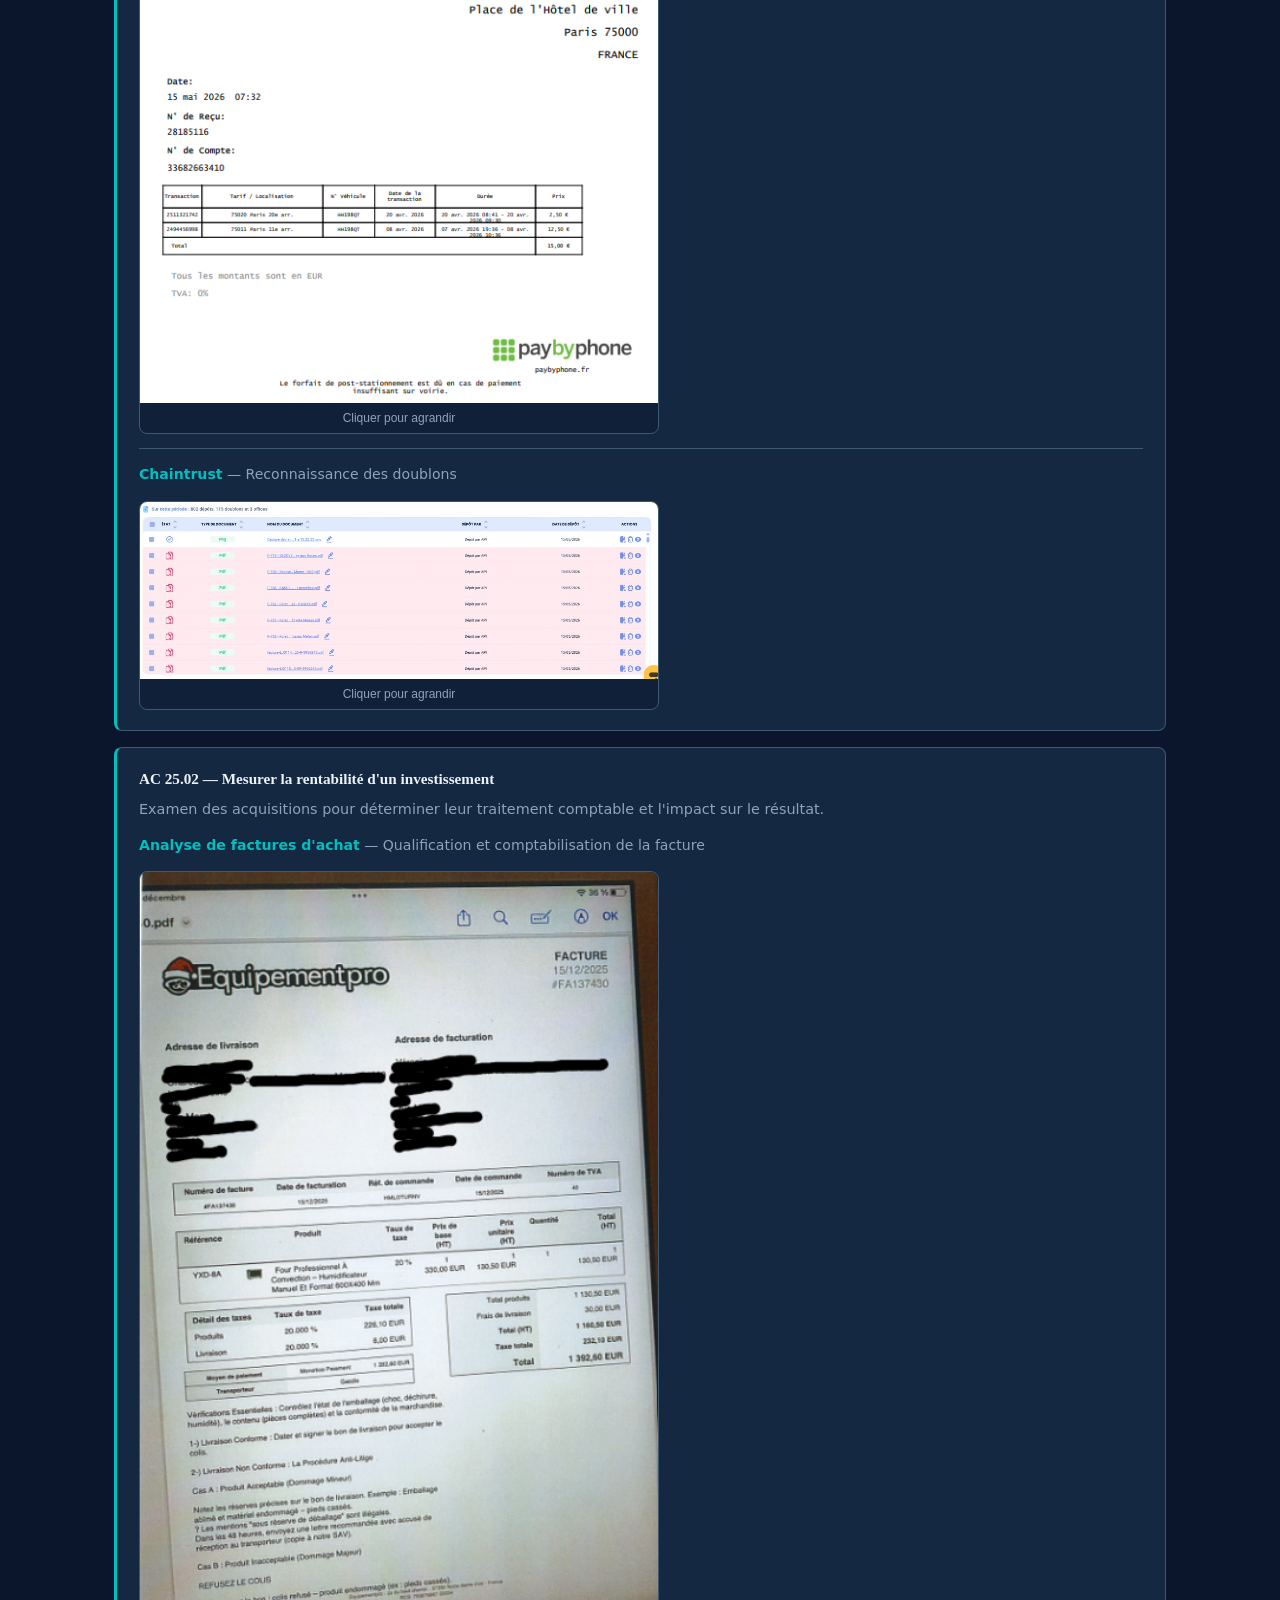
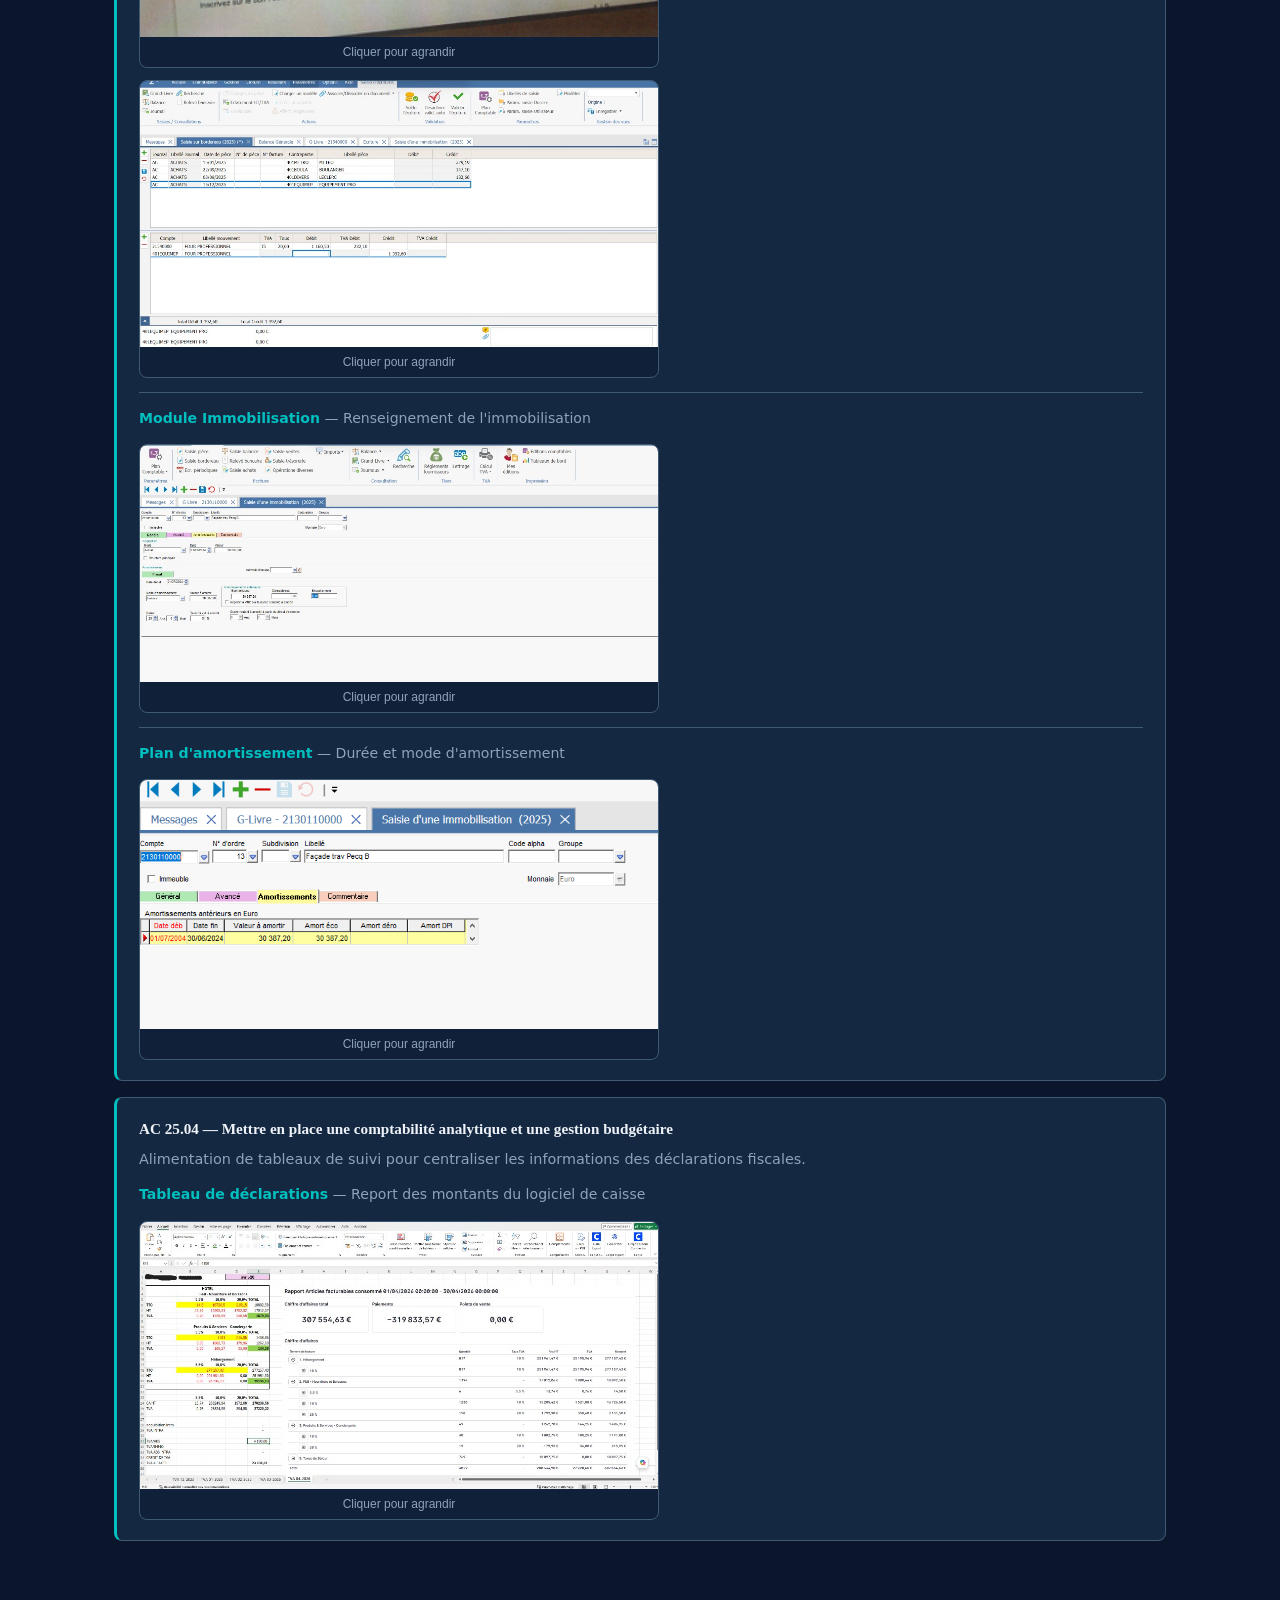
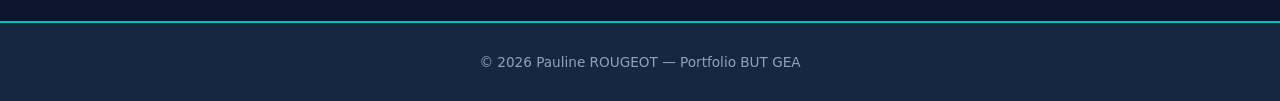
<file: projects/c5.html>
<!DOCTYPE html>
<html lang="fr">
<head>
  <meta charset="UTF-8" />
  <meta name="viewport" content="width=device-width, initial-scale=1.0" />
  <title>C5 — Évaluer</title>
  <link rel="stylesheet" href="../css/style.css" />
</head>
<body>

  <header>
    <div class="container">
      <a href="../index.html" class="nav-brand">
        <img src="../images/logo-universite-iut.png" alt="Université Gustave Eiffel — IUT Marne-la-Vallée" class="nav-logo nav-logo-univ" />
        <img src="../images/logo-esprit-gea.png" alt="Esprit GEA" class="nav-logo nav-logo-gea" />
      </a>
      <nav>
        <span class="nav-name">Pauline ROUGEOT</span>
        <a href="../index.html">Accueil</a>
        <a href="../index.html#projets">Projets</a>
      </nav>
    </div>
  </header>

  <main>
    <section class="project-hero">
      <div class="container">
        <a href="../index.html" class="back-link">← Retour aux compétences</a>
        <span class="project-badge">Compétence 5</span>
        <h1>Évaluer</h1>
        <p class="subtitle">Niveau 1 — Élaborer des outils d'analyse et de prévision de l'activité</p>
      </div>
    </section>

    <section class="project-content">
      <div class="container">

        <div class="comp-intro">
          <p class="comp-level">Composantes essentielles</p>
          <ul>
            <li>Identifier l'activité et la structure financière des organisations</li>
            <li>Proposer des solutions d'amélioration</li>
            <li>Développer la politique financière de l'organisation</li>
            <li>Mobiliser des outils de contrôle de gestion</li>
            <li>Développer un système d'information numérique d'analyse et de prévision</li>
          </ul>
        </div>

        <div class="tabs">
          <div class="tab-list">
            <button class="tab-btn active" data-tab="c5-stage">Stage</button>
            <button class="tab-btn" data-tab="c5-sae4">SAÉ 4.GC2F.02 : Analyser la fiabilité d’un projet de reprise d’entreprise</button>
          </div>

          <div id="c5-stage" class="tab-panel active">
            <div class="proof-list">

              <div class="proof-card">
                <h3>AC 25.01 — Identifier les points forts et les points faibles de l'organisation aussi bien en terme d'activité que de structure financière</h3>
                <p class="proof-context">Analyse d'un dossier présentant des difficultés de trésorerie, factures manquantes et anomalies de lettrage.</p>
                <div class="proof-item">
                  <p class="proof-item-title"><strong>Comptes fournisseurs</strong> — Factures manquantes et règlements non lettrés</p>
                  <button type="button" class="proof-img-btn" data-lightbox="../images/c5-stage/comptes-fournisseurs-1.png" data-caption="Comptes fournisseurs — Vue 1">
                    <img src="../images/c5-stage/comptes-fournisseurs-1.png" alt="Comptes fournisseurs 1" class="proof-img" />
                    <span class="proof-img-hint">Cliquer pour agrandir</span>
                  </button>
                </div>
                <div class="proof-item">
                  <p class="proof-item-title"><strong>Reclassement</strong> — Regroupement des écritures d'un même fournisseur</p>
                  <button type="button" class="proof-img-btn" data-lightbox="../images/c5-stage/reclassement.png" data-caption="Reclassement des écritures">
                    <img src="../images/c5-stage/reclassement.png" alt="Reclassement" class="proof-img" />
                    <span class="proof-img-hint">Cliquer pour agrandir</span>
                  </button>
                </div>
                <div class="proof-item">
                  <p class="proof-item-title"><strong>Lettrages</strong> — Constat des lettrages désormais possibles</p>
                  <button type="button" class="proof-img-btn" data-lightbox="../images/c5-stage/lettrages.png" data-caption="Lettrages fournisseurs">
                    <img src="../images/c5-stage/lettrages.png" alt="Lettrages" class="proof-img" />
                    <span class="proof-img-hint">Cliquer pour agrandir</span>
                  </button>
                </div>
                <div class="proof-item">
                  <p class="proof-item-title"><strong>Chaintrust</strong> — Facture non reconnue</p>
                  <div class="proof-img-group">
                    <button type="button" class="proof-img-btn" data-lightbox="../images/c5-stage/chaintrust-facture-non-reconnue-1.png" data-caption="Chaintrust — Facture non reconnue (justificatifs)">
                      <img src="../images/c5-stage/chaintrust-facture-non-reconnue-1.png" alt="Chaintrust facture non reconnue 1" class="proof-img" />
                      <span class="proof-img-hint">Cliquer pour agrandir</span>
                    </button>
                    <button type="button" class="proof-img-btn" data-lightbox="../images/c5-stage/chaintrust-facture-non-reconnue-2.png" data-caption="Chaintrust — Facture non reconnue (saisie comptable)">
                      <img src="../images/c5-stage/chaintrust-facture-non-reconnue-2.png" alt="Chaintrust facture non reconnue 2" class="proof-img" />
                      <span class="proof-img-hint">Cliquer pour agrandir</span>
                    </button>
                  </div>
                </div>
                <div class="proof-item">
                  <p class="proof-item-title"><strong>Chaintrust</strong> — Génération automatique des écritures comptables</p>
                  <div class="proof-img-group">
                    <button type="button" class="proof-img-btn" data-lightbox="../images/c5-stage/chaintrust-1.png" data-caption="Chaintrust — Justificatif de paiement">
                      <img src="../images/c5-stage/chaintrust-1.png" alt="Chaintrust 1" class="proof-img" />
                      <span class="proof-img-hint">Cliquer pour agrandir</span>
                    </button>
                    <button type="button" class="proof-img-btn" data-lightbox="../images/c5-stage/chaintrust-2.png" data-caption="Chaintrust — Écriture comptable générée">
                      <img src="../images/c5-stage/chaintrust-2.png" alt="Chaintrust 2" class="proof-img" />
                      <span class="proof-img-hint">Cliquer pour agrandir</span>
                    </button>
                  </div>
                </div>
                <div class="proof-item">
                  <p class="proof-item-title"><strong>Chaintrust</strong> — Reconnaissance des doublons</p>
                  <button type="button" class="proof-img-btn" data-lightbox="../images/c5-stage/chaintrust-doublons.png" data-caption="Chaintrust — Reconnaissance des doublons">
                    <img src="../images/c5-stage/chaintrust-doublons.png" alt="Chaintrust doublons" class="proof-img" />
                    <span class="proof-img-hint">Cliquer pour agrandir</span>
                  </button>
                </div>
              </div>

              <div class="proof-card">
                <h3>AC 25.02 — Mesurer la rentabilité d'un investissement</h3>
                <p class="proof-context">Examen des acquisitions pour déterminer leur traitement comptable et l'impact sur le résultat.</p>
                <div class="proof-item">
                  <p class="proof-item-title"><strong>Analyse de factures d'achat</strong> — Qualification et comptabilisation de la facture</p>
                  <div class="proof-img-group">
                    <button type="button" class="proof-img-btn" data-lightbox="../images/c5-stage/facture-achat-1.png" data-caption="Analyse de factures d'achat — Facture Equipementpro">
                      <img src="../images/c5-stage/facture-achat-1.png" alt="Facture achat 1" class="proof-img" />
                      <span class="proof-img-hint">Cliquer pour agrandir</span>
                    </button>
                    <button type="button" class="proof-img-btn" data-lightbox="../images/c5-stage/facture-achat-2.png" data-caption="Analyse de factures d'achat — Saisie comptable">
                      <img src="../images/c5-stage/facture-achat-2.png" alt="Facture achat 2" class="proof-img" />
                      <span class="proof-img-hint">Cliquer pour agrandir</span>
                    </button>
                  </div>
                </div>
                <div class="proof-item">
                  <p class="proof-item-title"><strong>Module Immobilisation</strong> — Renseignement de l'immobilisation</p>
                  <button type="button" class="proof-img-btn" data-lightbox="../images/c5-stage/module-immobilisation.png" data-caption="Module Immobilisation">
                    <img src="../images/c5-stage/module-immobilisation.png" alt="Module Immobilisation" class="proof-img" />
                    <span class="proof-img-hint">Cliquer pour agrandir</span>
                  </button>
                </div>
                <div class="proof-item">
                  <p class="proof-item-title"><strong>Plan d'amortissement</strong> — Durée et mode d'amortissement</p>
                  <button type="button" class="proof-img-btn" data-lightbox="../images/c5-stage/plan-amortissement.png" data-caption="Plan d'amortissement">
                    <img src="../images/c5-stage/plan-amortissement.png" alt="Plan d'amortissement" class="proof-img" />
                    <span class="proof-img-hint">Cliquer pour agrandir</span>
                  </button>
                </div>
              </div>

              <div class="proof-card">
                <h3>AC 25.04 — Mettre en place une comptabilité analytique et une gestion budgétaire</h3>
                <p class="proof-context">Alimentation de tableaux de suivi pour centraliser les informations des déclarations fiscales.</p>
                <div class="proof-item">
                  <p class="proof-item-title"><strong>Tableau de déclarations</strong> — Report des montants du logiciel de caisse</p>
                  <button type="button" class="proof-img-btn" data-lightbox="../images/c5-stage/tableau-declaration.png" data-caption="Tableau de déclarations">
                    <img src="../images/c5-stage/tableau-declaration.png" alt="Tableau de déclarations" class="proof-img" />
                    <span class="proof-img-hint">Cliquer pour agrandir</span>
                  </button>
                </div>
              </div>


            </div>
          </div>

          <div id="c5-sae4" class="tab-panel">
            <div class="proof-list">

              <div class="proof-card">
                <h3>AC 25.03 — Réaliser des prévisions au niveau de l'activité, de la trésorerie et du patrimoine dans une optique de financement de l'organisation</h3>
                <p class="proof-context">Évaluation des besoins de financement et de la capacité de remboursement dans le cadre d'une demande d'emprunt bancaire.</p>
                <div class="proof-item">
                  <p class="proof-item-title"><strong>CAF et ratios financiers</strong> — Calcul des indicateurs de financement</p>
                  <div class="proof-img-group">
                    <button type="button" class="proof-img-btn" data-lightbox="../images/c5-sae4/caf-ratios-1.png" data-caption="CAF et ratios financiers — Vue 1">
                      <img src="../images/c5-sae4/caf-ratios-1.png" alt="CAF et ratios 1" class="proof-img" />
                      <span class="proof-img-hint">Cliquer pour agrandir</span>
                    </button>
                    <button type="button" class="proof-img-btn" data-lightbox="../images/c5-sae4/caf-ratios-2.png" data-caption="CAF et ratios financiers — Vue 2">
                      <img src="../images/c5-sae4/caf-ratios-2.png" alt="CAF et ratios 2" class="proof-img" />
                      <span class="proof-img-hint">Cliquer pour agrandir</span>
                    </button>
                  </div>
                </div>
              </div>

              <div class="proof-card">
                <h3>AC 25.04 — Mettre en place une comptabilité analytique et une gestion budgétaire</h3>
                <p class="proof-context">Analyse du poids de la masse salariale dans les charges pour évaluer l'impact sur la rentabilité du projet.</p>
                <div class="proof-item">
                  <p class="proof-item-title"><strong>Fichier Masse Salariale</strong> — Calcul des ratios</p>
                  <button type="button" class="proof-img-btn" data-lightbox="../images/c5-sae4/fichier-masse-salariale.png" data-caption="Fichier masse salariale">
                    <img src="../images/c5-sae4/fichier-masse-salariale.png" alt="Fichier masse salariale" class="proof-img" />
                    <span class="proof-img-hint">Cliquer pour agrandir</span>
                  </button>
                </div>
              </div>

            </div>
          </div>
        </div>

      </div>
    </section>
  </main>

  <footer>
    <div class="container">
      <p>© 2026 Pauline ROUGEOT — Portfolio BUT GEA</p>
    </div>
  </footer>

  <script src="../js/tabs.js"></script>
  <script src="../js/lightbox.js"></script>
</body>
</html>
</file>
<file: css/style.css>
/* ── Variables — palette #0B162C ── */
:root {
  --navy-dark: #0B162C;
  --navy:      #142842;
  --slate:     #3E5A73;
  --teal:      #00BFBF;

  --bg:        var(--navy-dark);
  --bg-card:   var(--navy);
  --bg-card-hover: #1a3250;
  --border:    var(--slate);
  --text:      #eef2f7;
  --text-muted:#8fa3b8;
  --accent:    var(--teal);
  --accent-glow: rgba(0, 191, 191, 0.22);
  --radius:    8px;
  --font:      'Segoe UI', system-ui, -apple-system, sans-serif;
  --font-heading: Georgia, 'Times New Roman', serif;
  --shadow:    0 2px 12px rgba(0, 0, 0, 0.35);
  --shadow-hover: 0 8px 28px rgba(0, 191, 191, 0.18);
}

/* ── Reset ── */
*, *::before, *::after { box-sizing: border-box; margin: 0; padding: 0; }

html { scroll-behavior: smooth; }

body {
  font-family: var(--font);
  background: var(--bg);
  color: var(--text);
  min-height: 100vh;
  line-height: 1.65;
}

a { color: inherit; text-decoration: none; }

img { max-width: 100%; display: block; }

/* ── Layout ── */
.container {
  max-width: 1100px;
  margin: 0 auto;
  padding: 0 24px;
}

/* ── Header ── */
header {
  padding: 20px 0;
  border-bottom: 2px solid var(--teal);
  position: sticky;
  top: 0;
  background: #ffffff;
  box-shadow: 0 2px 10px rgba(11, 22, 44, 0.1);
  z-index: 100;
}

header .container {
  display: flex;
  align-items: center;
  justify-content: space-between;
}

.nav-brand {
  display: flex;
  align-items: center;
  gap: 14px;
}

.nav-logo {
  height: 42px;
  width: auto;
  object-fit: contain;
  display: block;
}

.nav-logo-univ { height: 38px; }
.nav-logo-gea  { height: 46px; }

nav {
  display: flex;
  align-items: center;
}

.nav-name {
  font-family: var(--font-heading);
  font-size: 1rem;
  font-weight: 700;
  color: var(--navy-dark);
  letter-spacing: 0.5px;
  margin-right: 28px;
  padding-right: 28px;
  border-right: 1px solid var(--border);
}

nav a {
  color: var(--navy-dark);
  font-size: 0.9rem;
  font-weight: 500;
  margin-left: 28px;
  transition: color 0.2s;
}

nav a:hover { color: var(--teal); }

/* ── Hero ── */
.hero {
  padding: 64px 0 48px;
  text-align: center;
  background: linear-gradient(180deg, var(--navy) 0%, var(--bg) 100%);
  border-bottom: 1px solid var(--border);
}

.hero-badge {
  display: inline-block;
  background: var(--teal);
  color: var(--navy-dark);
  font-size: 0.72rem;
  font-weight: 700;
  letter-spacing: 0.8px;
  text-transform: uppercase;
  padding: 7px 18px;
  border-radius: 4px;
  margin-bottom: 24px;
}

.hero h1 {
  font-family: var(--font-heading);
  font-size: clamp(2rem, 4.5vw, 3rem);
  font-weight: 700;
  letter-spacing: -0.5px;
  line-height: 1.2;
  margin-bottom: 16px;
  color: var(--text);
}

.hero h1 em {
  font-style: italic;
  color: var(--teal);
  background: none;
  -webkit-text-fill-color: unset;
}

.hero p {
  color: var(--text-muted);
  font-size: 1rem;
  font-weight: 500;
  max-width: 560px;
  margin: 0 auto;
  letter-spacing: 0.3px;
}

/* ── Cards Grid ── */
.projects-section {
  padding: 48px 0 80px;
}

.section-title {
  font-family: var(--font-heading);
  font-size: 0.85rem;
  font-weight: 700;
  letter-spacing: 1.5px;
  text-transform: uppercase;
  color: var(--teal);
  margin-bottom: 28px;
}

.cards-grid {
  display: grid;
  grid-template-columns: repeat(auto-fill, minmax(300px, 1fr));
  gap: 20px;
}

.card {
  background: var(--bg-card);
  border: 1px solid var(--border);
  border-radius: var(--radius);
  overflow: hidden;
  transition: transform 0.2s, box-shadow 0.2s, border-color 0.2s;
  display: flex;
  flex-direction: column;
  box-shadow: var(--shadow);
}

.card:hover {
  transform: translateY(-4px);
  border-color: var(--teal);
  box-shadow: var(--shadow-hover);
}

.card-thumb {
  height: 160px;
  display: flex;
  align-items: center;
  justify-content: center;
  font-family: var(--font-heading);
  font-size: 2.8rem;
  font-weight: 700;
  color: #ffffff;
  letter-spacing: 2px;
}

.card:nth-child(1) .card-thumb,
.banner-c1 { background: linear-gradient(135deg, #0B162C, #142842); }

.card:nth-child(2) .card-thumb,
.banner-c2 { background: linear-gradient(135deg, #142842, #3E5A73); }

.card:nth-child(3) .card-thumb,
.banner-c3 { background: linear-gradient(135deg, #3E5A73, #2e4a62); }

.card:nth-child(4) .card-thumb,
.banner-c4 { background: linear-gradient(135deg, #142842, #00BFBF); }

.card:nth-child(5) .card-thumb,
.banner-c5 { background: linear-gradient(135deg, #3E5A73, #00BFBF); }

.card-body {
  padding: 22px 24px 24px;
  flex: 1;
  display: flex;
  flex-direction: column;
  border-top: 3px solid var(--teal);
}

.card-tag {
  font-size: 0.72rem;
  font-weight: 600;
  letter-spacing: 1px;
  text-transform: uppercase;
  color: var(--teal);
  margin-bottom: 8px;
}

.card-title {
  font-family: var(--font-heading);
  font-size: 1.15rem;
  font-weight: 700;
  color: var(--text);
  margin-bottom: 10px;
}

.card-desc {
  color: var(--text-muted);
  font-size: 0.9rem;
  flex: 1;
  margin-bottom: 18px;
}

.card-link {
  display: inline-flex;
  align-items: center;
  gap: 6px;
  font-size: 0.85rem;
  font-weight: 600;
  color: var(--teal);
  transition: gap 0.2s, color 0.2s;
}

.card:hover .card-link { gap: 10px; }

/* ── Project Page ── */
.project-hero {
  padding: 48px 0 32px;
  background: var(--navy);
  border-bottom: 1px solid var(--border);
}

.back-link {
  display: inline-flex;
  align-items: center;
  gap: 8px;
  color: var(--text-muted);
  font-size: 0.9rem;
  margin-bottom: 28px;
  transition: color 0.2s;
}

.back-link:hover { color: var(--teal); }

.project-badge {
  display: inline-block;
  font-size: 0.72rem;
  font-weight: 700;
  letter-spacing: 1.5px;
  text-transform: uppercase;
  color: var(--navy-dark);
  background: var(--teal);
  padding: 5px 14px;
  border-radius: 4px;
  margin-bottom: 16px;
}

.project-hero h1 {
  font-family: var(--font-heading);
  font-size: clamp(1.8rem, 3.5vw, 2.6rem);
  font-weight: 700;
  color: var(--text);
  letter-spacing: -0.3px;
  margin-bottom: 14px;
}

.project-hero .subtitle {
  color: var(--text-muted);
  font-size: 1.05rem;
  max-width: 620px;
}

.project-banner {
  height: 220px;
  border-radius: var(--radius);
  margin: 36px 0 0;
  display: flex;
  align-items: center;
  justify-content: center;
  font-family: var(--font-heading);
  font-size: 4.5rem;
  font-weight: 700;
  color: #ffffff;
  letter-spacing: 4px;
  box-shadow: var(--shadow);
}

.project-content {
  padding: 48px 0 80px;
}

.project-content h2 {
  font-family: var(--font-heading);
  font-size: 1.25rem;
  font-weight: 700;
  color: var(--teal);
  margin: 32px 0 12px;
  padding-bottom: 8px;
  border-bottom: 2px solid var(--border);
}

.project-content p {
  color: var(--text-muted);
  margin-bottom: 14px;
}

.tech-tags {
  display: flex;
  flex-wrap: wrap;
  gap: 8px;
  margin: 18px 0;
}

.tech-tag {
  background: rgba(62, 90, 115, 0.35);
  border: 1px solid var(--border);
  color: var(--text);
  font-size: 0.78rem;
  font-weight: 500;
  padding: 5px 12px;
  border-radius: 4px;
}

.project-meta {
  display: grid;
  grid-template-columns: repeat(auto-fill, minmax(200px, 1fr));
  gap: 16px;
  margin: 28px 0;
}

.meta-item {
  background: var(--bg-card);
  border: 1px solid var(--border);
  border-left: 3px solid var(--teal);
  border-radius: var(--radius);
  padding: 18px 20px;
  box-shadow: var(--shadow);
}

.meta-item .label {
  font-size: 0.72rem;
  text-transform: uppercase;
  letter-spacing: 1px;
  color: var(--text-muted);
  margin-bottom: 5px;
}

.meta-item .value {
  font-size: 0.95rem;
  font-weight: 600;
  color: var(--text);
}

/* ── Competency page ── */
.comp-intro {
  background: rgba(20, 40, 66, 0.5);
  border: 1px solid var(--border);
  border-radius: var(--radius);
  padding: 20px 24px;
  margin-bottom: 32px;
}

.comp-intro .comp-level {
  font-size: 0.78rem;
  font-weight: 600;
  text-transform: uppercase;
  letter-spacing: 1px;
  color: var(--teal);
  margin-bottom: 10px;
}

.comp-intro ul {
  color: var(--text-muted);
  font-size: 0.9rem;
  padding-left: 18px;
}

.comp-intro li { margin-bottom: 6px; }

/* ── Tabs ── */
.tabs { margin-top: 8px; }

.tab-list {
  display: flex;
  flex-wrap: wrap;
  gap: 8px;
  margin-bottom: 28px;
  border-bottom: 2px solid var(--border);
  padding-bottom: 12px;
}

.tab-btn {
  background: transparent;
  border: 1px solid var(--border);
  color: var(--text-muted);
  font-family: var(--font);
  font-size: 0.85rem;
  font-weight: 600;
  padding: 8px 18px;
  border-radius: 4px;
  cursor: pointer;
  transition: background 0.2s, color 0.2s, border-color 0.2s;
}

.tab-btn:hover { color: var(--text); border-color: var(--teal); }

.tab-btn.active {
  background: var(--teal);
  color: var(--navy-dark);
  border-color: var(--teal);
}

.tab-panel { display: none; }
.tab-panel.active { display: block; }

/* ── Proof cards ── */
.proof-list {
  display: flex;
  flex-direction: column;
  gap: 16px;
}

.proof-card {
  background: var(--bg-card);
  border: 1px solid var(--border);
  border-left: 3px solid var(--teal);
  border-radius: var(--radius);
  padding: 20px 22px;
}

.proof-card h3 {
  font-family: var(--font-heading);
  font-size: 0.95rem;
  line-height: 1.45;
  color: var(--text);
  margin-bottom: 8px;
}

.proof-card .proof-context {
  color: var(--text-muted);
  font-size: 0.9rem;
  margin-bottom: 12px;
}

.proof-docs {
  list-style: none;
  display: flex;
  flex-direction: column;
  gap: 8px;
}

.proof-docs li {
  background: rgba(62, 90, 115, 0.25);
  border: 1px solid var(--border);
  border-radius: 4px;
  padding: 10px 14px;
  font-size: 0.85rem;
  color: var(--text);
}

.proof-docs strong { color: var(--teal); }

.proof-item {
  margin-top: 14px;
  padding-top: 14px;
  border-top: 1px solid var(--border);
}

.proof-item:first-of-type {
  margin-top: 12px;
  padding-top: 0;
  border-top: none;
}

.proof-item-title {
  font-size: 0.88rem;
  color: var(--text);
  margin-bottom: 10px;
}

.proof-item-title strong { color: var(--teal); }

.proof-img-btn {
  display: block;
  width: 100%;
  max-width: 520px;
  padding: 0;
  border: 1px solid var(--border);
  border-radius: var(--radius);
  background: rgba(11, 22, 44, 0.4);
  cursor: zoom-in;
  overflow: hidden;
  transition: border-color 0.2s, box-shadow 0.2s;
}

.proof-img-btn:hover {
  border-color: var(--teal);
  box-shadow: 0 4px 20px var(--accent-glow);
}

.proof-img {
  width: 100%;
  height: auto;
  display: block;
}

.proof-img-hint {
  display: block;
  font-size: 0.75rem;
  color: var(--text-muted);
  padding: 8px 12px;
  text-align: center;
}

.proof-img-group {
  display: flex;
  flex-direction: column;
  gap: 12px;
}

/* ── Lightbox ── */
.lightbox {
  position: fixed;
  inset: 0;
  z-index: 1000;
  display: none;
  align-items: center;
  justify-content: center;
  padding: 24px;
}

.lightbox.open { display: flex; }

.lightbox-backdrop {
  position: absolute;
  inset: 0;
  background: rgba(11, 22, 44, 0.92);
}

.lightbox-dialog {
  position: relative;
  z-index: 1;
  max-width: 95vw;
  max-height: 95vh;
  display: flex;
  flex-direction: column;
  align-items: center;
}

.lightbox-img {
  max-width: 95vw;
  max-height: 85vh;
  object-fit: contain;
  border-radius: var(--radius);
  box-shadow: 0 8px 40px rgba(0, 0, 0, 0.5);
}

.lightbox-close {
  position: absolute;
  top: -40px;
  right: 0;
  background: transparent;
  border: none;
  color: #ffffff;
  font-size: 2rem;
  line-height: 1;
  cursor: pointer;
  padding: 4px 8px;
}

.lightbox-close:hover { color: var(--teal); }

/* ── Footer ── */
footer {
  border-top: 2px solid var(--teal);
  background: var(--navy);
  padding: 28px 0;
  text-align: center;
  color: var(--text-muted);
  font-size: 0.85rem;
}

/* ── Responsive ── */
@media (max-width: 600px) {
  header .container { flex-wrap: wrap; gap: 12px; }
  nav { flex-wrap: wrap; }
  .nav-name {
    font-size: 0.85rem;
    margin-right: 16px;
    padding-right: 16px;
  }
  nav a { margin-left: 16px; font-size: 0.85rem; }
  .hero { padding: 40px 0 32px; }
  .hero-badge { font-size: 0.65rem; padding: 6px 12px; }
  .cards-grid { grid-template-columns: 1fr; }
  .nav-brand { gap: 8px; }
  .nav-logo-univ { height: 28px; }
  .nav-logo-gea  { height: 34px; }
}
</file>
